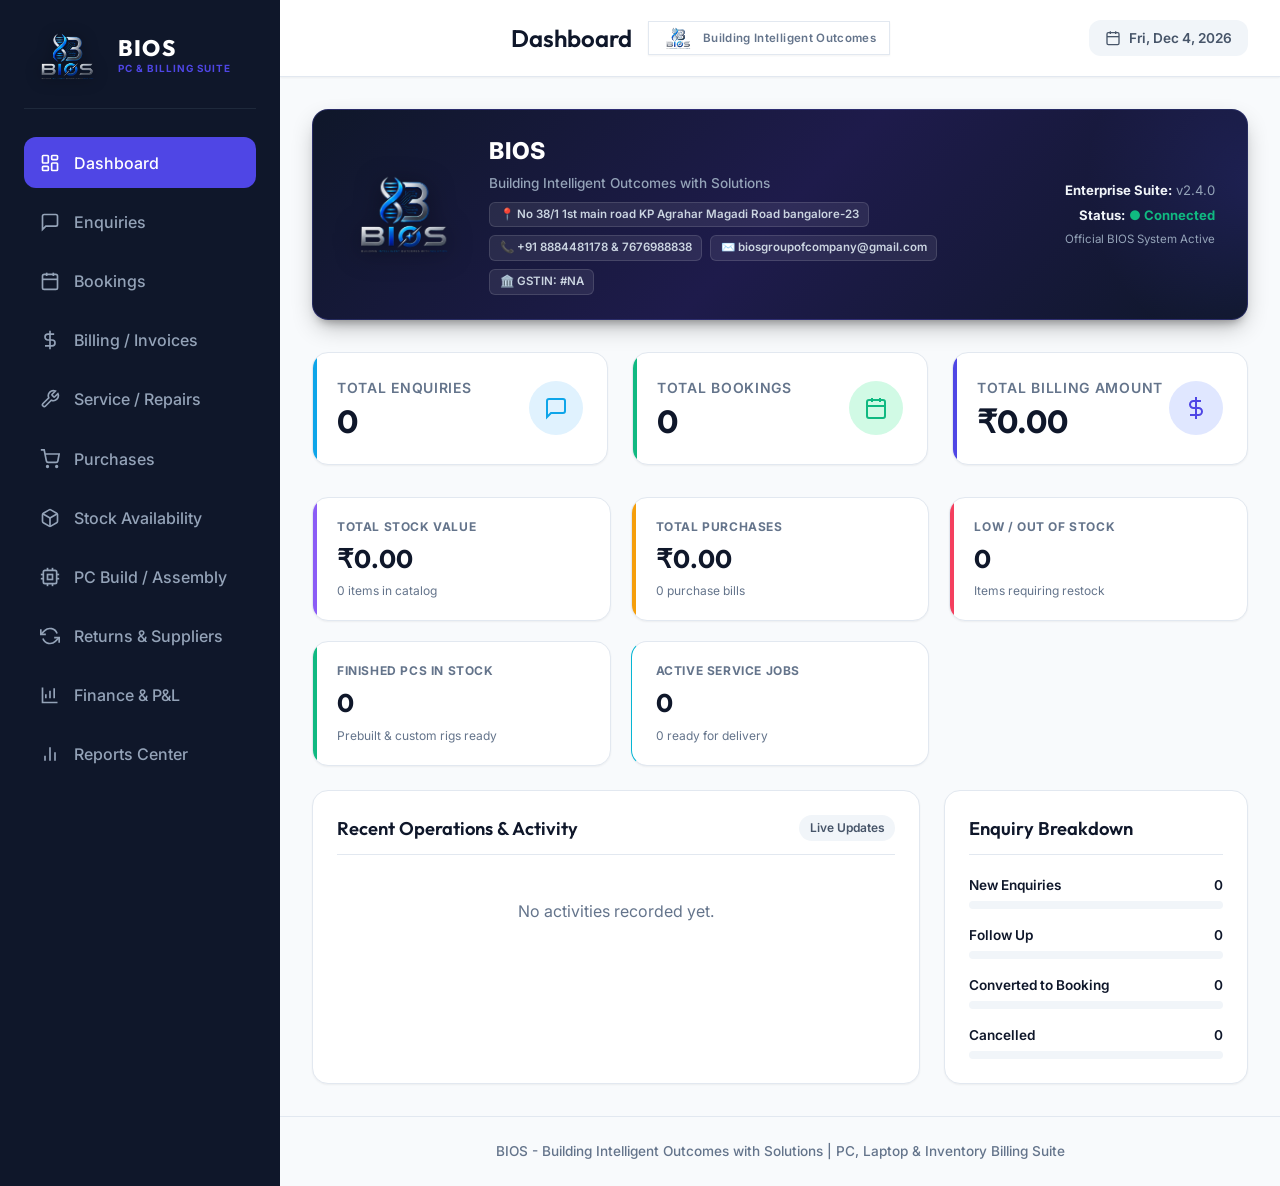
<file: index.html>
<!DOCTYPE html>
<html lang="en">
<head>
  <meta charset="UTF-8">
  <meta name="viewport" content="width=device-width, initial-scale=1.0">
  <title>BIOS - PC, Laptop & Inventory Management Software</title>
  <!-- Main Stylesheet -->
  <link rel="stylesheet" href="style.css">
</head>
<body>
  <!-- Backdrop for mobile sidebar -->
  <div class="sidebar-backdrop" id="sidebar-backdrop"></div>

  <div class="app-container">
    <!-- Sidebar Navigation -->
    <aside class="sidebar" id="sidebar">
      <div class="logo-container">
        <!-- Official BIOS Company Logo -->
        <img src="assets/bios-logo-transparent.png" alt="BIOS Official Logo" class="sidebar-brand-logo brand-logo-img" />
        <div class="logo-text">
          <span class="logo-title">BIOS</span>
          <span class="logo-subtitle">PC & Billing Suite</span>
        </div>
      </div>
      
      <!-- Navigation Links -->
      <nav class="nav-links">
        <li>
          <a class="nav-link active" data-target="dashboard">
            <svg viewBox="0 0 24 24">
              <rect x="3" y="3" width="7" height="9" rx="1"/>
              <rect x="14" y="3" width="7" height="5" rx="1"/>
              <rect x="14" y="12" width="7" height="9" rx="1"/>
              <rect x="3" y="16" width="7" height="5" rx="1"/>
            </svg>
            Dashboard
          </a>
        </li>
        <li>
          <a class="nav-link" data-target="enquiries">
            <svg viewBox="0 0 24 24">
              <path d="M21 15a2 2 0 0 1-2 2H7l-4 4V5a2 2 0 0 1 2-2h14a2 2 0 0 1 2 2z"/>
            </svg>
            Enquiries
          </a>
        </li>
        <li>
          <a class="nav-link" data-target="bookings">
            <svg viewBox="0 0 24 24">
              <rect x="3" y="4" width="18" height="18" rx="2" ry="2"/>
              <line x1="16" y1="2" x2="16" y2="6"/>
              <line x1="8" y1="2" x2="8" y2="6"/>
              <line x1="3" y1="10" x2="21" y2="10"/>
            </svg>
            Bookings
          </a>
        </li>
        <li>
          <a class="nav-link" data-target="billing">
            <svg viewBox="0 0 24 24">
              <line x1="12" y1="1" x2="12" y2="23"/>
              <path d="M17 5H9.5a3.5 3.5 0 0 0 0 7h5a3.5 3.5 0 0 1 0 7H6"/>
            </svg>
            Billing / Invoices
          </a>
        </li>
        <li>
          <a class="nav-link" data-target="service">
            <svg viewBox="0 0 24 24" fill="none" stroke="currentColor" stroke-width="2">
              <path d="M14.7 6.3a1 1 0 0 0 0 1.4l1.6 1.6a1 1 0 0 0 1.4 0l3.77-3.77a6 6 0 0 1-7.94 7.94l-6.91 6.91a2.12 2.12 0 0 1-3-3l6.91-6.91a6 6 0 0 1 7.94-7.94l-3.76 3.76z"/>
            </svg>
            Service / Repairs
          </a>
        </li>
        <li>
          <a class="nav-link" data-target="purchases">
            <svg viewBox="0 0 24 24" fill="none" stroke="currentColor">
              <circle cx="9" cy="21" r="1"/>
              <circle cx="20" cy="21" r="1"/>
              <path d="M1 1h4l2.68 13.39a2 2 0 0 0 2 1.61h9.72a2 2 0 0 0 2-1.61L23 6H6"/>
            </svg>
            Purchases
          </a>
        </li>
        <li>
          <a class="nav-link" data-target="inventory">
            <svg viewBox="0 0 24 24" fill="none" stroke="currentColor">
              <path d="M21 16V8a2 2 0 0 0-1-1.73l-7-4a2 2 0 0 0-2 0l-7 4A2 2 0 0 0 3 8v8a2 2 0 0 0 1 1.73l7 4a2 2 0 0 0 2 0l7-4A2 2 0 0 0 21 16z"/>
              <polyline points="3.27 6.96 12 12.01 20.73 6.96"/>
              <line x1="12" y1="22.08" x2="12" y2="12"/>
            </svg>
            Stock Availability
          </a>
        </li>
        <li>
          <a class="nav-link" data-target="pcbuilder">
            <svg viewBox="0 0 24 24" fill="none" stroke="currentColor">
              <rect x="4" y="4" width="16" height="16" rx="2"/>
              <rect x="9" y="9" width="6" height="6"/>
              <line x1="9" y1="1" x2="9" y2="4"/>
              <line x1="15" y1="1" x2="15" y2="4"/>
              <line x1="9" y1="20" x2="9" y2="23"/>
              <line x1="15" y1="20" x2="15" y2="23"/>
              <line x1="20" y1="9" x2="23" y2="9"/>
              <line x1="20" y1="14" x2="23" y2="14"/>
              <line x1="1" y1="9" x2="4" y2="9"/>
              <line x1="1" y1="14" x2="4" y2="14"/>
            </svg>
            PC Build / Assembly
          </a>
        </li>
        <li>
          <a class="nav-link" data-target="returns">
            <svg viewBox="0 0 24 24" fill="none" stroke="currentColor">
              <polyline points="1 4 1 10 7 10"/>
              <polyline points="23 20 23 14 17 14"/>
              <path d="M20.49 9A9 9 0 0 0 5.64 5.64L1 10m22 4l-4.64 4.36A9 9 0 0 1 3.51 15"/>
            </svg>
            Returns & Suppliers
          </a>
        </li>
        <li>
          <a class="nav-link" data-target="finance">
            <svg viewBox="0 0 24 24" fill="none" stroke="currentColor">
              <path d="M3 3v18h18"/>
              <path d="M7 16v-5"/><path d="M12 16V7"/><path d="M17 16V4"/>
            </svg>
            Finance & P&L
          </a>
        </li>
        <li>
          <a class="nav-link" data-target="reports">
            <svg viewBox="0 0 24 24">
              <line x1="18" y1="20" x2="18" y2="10"/>
              <line x1="12" y1="20" x2="12" y2="4"/>
              <line x1="6" y1="20" x2="6" y2="14"/>
            </svg>
            Reports Center
          </a>
        </li>
      </nav>
    </aside>

    <!-- Main Content Wrapper -->
    <div class="main-wrapper">
      <!-- Header -->
      <header>
        <div class="header-right-mobile">
          <button class="mobile-menu-btn" id="mobile-menu-btn" aria-label="Toggle Sidebar">
            <svg viewBox="0 0 24 24" fill="none" stroke="currentColor">
              <line x1="3" y1="12" x2="21" y2="12"/>
              <line x1="3" y1="6" x2="21" y2="6"/>
              <line x1="3" y1="18" x2="21" y2="18"/>
            </svg>
          </button>
        </div>
        <div class="header-title-area">
          <h2 id="header-view-title">Dashboard</h2>
          <div class="header-brand-chip">
            <img src="assets/bios-logo-transparent.png" alt="BIOS" class="header-brand-logo brand-logo-img" />
            <span class="header-brand-tagline">Building Intelligent Outcomes</span>
          </div>
        </div>
        <div class="header-right">
          <div class="date-indicator">
            <svg viewBox="0 0 24 24">
              <rect x="3" y="4" width="18" height="18" rx="2" ry="2"/>
              <line x1="16" y1="2" x2="16" y2="6"/>
              <line x1="8" y1="2" x2="8" y2="6"/>
              <line x1="3" y1="10" x2="21" y2="10"/>
            </svg>
            <span id="current-date-span">August 14, 2026</span>
          </div>
        </div>
      </header>

      <!-- Main Dynamic Content Area -->
      <main class="content-area">
        
        <!-- ==================== DASHBOARD VIEW ==================== -->
        <section id="dashboard-section" class="page-section active">
          <!-- Official BIOS Company Brand Banner -->
          <div class="dashboard-brand-banner">
            <div class="dashboard-brand-left">
              <img src="assets/bios-logo-transparent.png" alt="BIOS Official Logo" class="dashboard-brand-logo brand-logo-img" />
              <div>
                <div class="dashboard-brand-title">BIOS</div>
                <div class="dashboard-brand-subtitle">Building Intelligent Outcomes with Solutions</div>
                <div class="dashboard-brand-badges">
                  <span class="dashboard-brand-badge">📍 No 38/1 1st main road KP Agrahar Magadi Road bangalore-23</span>
                  <span class="dashboard-brand-badge">📞 +91 8884481178 & 7676988838</span>
                  <span class="dashboard-brand-badge">✉️ biosgroupofcompany@gmail.com</span>
                  <span class="dashboard-brand-badge">🏛️ GSTIN: #NA</span>
                </div>
              </div>
            </div>
            <div class="dashboard-brand-right">
              <div><strong>Enterprise Suite:</strong> v2.4.0</div>
              <div><strong>Status:</strong> <span style="color: var(--success); font-weight: 700;">● Connected</span></div>
              <div style="font-size: 0.72rem; color: #94a3b8;">Official BIOS System Active</div>
            </div>
          </div>

          <!-- Main Stat Cards Grid -->
          <div class="dashboard-grid">
            <!-- Stat Card 1 -->
            <div class="stat-card enquiries">
              <div class="stat-details">
                <span class="stat-label">Total Enquiries</span>
                <span class="stat-value" id="dash-total-enquiries">0</span>
              </div>
              <div class="stat-icon-wrapper">
                <svg viewBox="0 0 24 24"><path d="M21 15a2 2 0 0 1-2 2H7l-4 4V5a2 2 0 0 1 2-2h14a2 2 0 0 1 2 2z"/></svg>
              </div>
            </div>
            <!-- Stat Card 2 -->
            <div class="stat-card bookings">
              <div class="stat-details">
                <span class="stat-label">Total Bookings</span>
                <span class="stat-value" id="dash-total-bookings">0</span>
              </div>
              <div class="stat-icon-wrapper">
                <svg viewBox="0 0 24 24"><rect x="3" y="4" width="18" height="18" rx="2" ry="2"/><line x1="16" y1="2" x2="16" y2="6"/><line x1="8" y1="2" x2="8" y2="6"/><line x1="3" y1="10" x2="21" y2="10"/></svg>
              </div>
            </div>
            <!-- Stat Card 3 -->
            <div class="stat-card billing">
              <div class="stat-details">
                <span class="stat-label">Total Billing Amount</span>
                <span class="stat-value" id="dash-total-billing">₹0.00</span>
              </div>
              <div class="stat-icon-wrapper">
                <svg viewBox="0 0 24 24"><line x1="12" y1="1" x2="12" y2="23"/><path d="M17 5H9.5a3.5 3.5 0 0 0 0 7h5a3.5 3.5 0 0 1 0 7H6"/></svg>
              </div>
            </div>
          </div>

          <!-- Inventory & Purchases Banner Cards -->
          <div class="metric-cards-row">
            <div class="metric-card purple">
              <span class="metric-card-label">Total Stock Value</span>
              <span class="metric-card-value" id="dash-stock-value">₹0.00</span>
              <span class="metric-card-sub" id="dash-stock-items-count">0 items in catalog</span>
            </div>
            <div class="metric-card amber">
              <span class="metric-card-label">Total Purchases</span>
              <span class="metric-card-value" id="dash-total-purchases">₹0.00</span>
              <span class="metric-card-sub" id="dash-purchase-invoices-count">0 purchase bills</span>
            </div>
            <div class="metric-card rose">
              <span class="metric-card-label">Low / Out of Stock</span>
              <span class="metric-card-value" id="dash-low-stock-count">0</span>
              <span class="metric-card-sub">Items requiring restock</span>
            </div>
            <div class="metric-card emerald">
              <span class="metric-card-label">Finished PCs in Stock</span>
              <span class="metric-card-value" id="dash-finished-pcs-count">0</span>
              <span class="metric-card-sub">Prebuilt & custom rigs ready</span>
            </div>
            <div class="metric-card cyan">
              <span class="metric-card-label">Active Service Jobs</span>
              <span class="metric-card-value" id="dash-active-jobs-count">0</span>
              <span class="metric-card-sub" id="dash-service-ready-count">0 ready for delivery</span>
            </div>
          </div>

          <!-- Secondary Grid -->
          <div class="dashboard-details-grid">
            <!-- Recent Activity -->
            <div class="dashboard-card">
              <div class="card-title-area">
                <h4>Recent Operations & Activity</h4>
                <span class="badge badge-new" style="background-color: var(--secondary-light); color: var(--secondary-hover);">Live Updates</span>
              </div>
              <div class="activity-list" id="dashboard-activity-list">
                <!-- Populated dynamically -->
                <div class="no-data-msg" style="padding: 1.5rem !important;">
                  No recent activities recorded yet.
                </div>
              </div>
            </div>

            <!-- Status & Enquiries Breakdown -->
            <div class="dashboard-card">
              <div class="card-title-area">
                <h4>Enquiry Breakdown</h4>
              </div>
              <div class="status-breakdown-list">
                <div class="status-breakdown-item">
                  <div class="status-label-row">
                    <span>New Enquiries</span>
                    <span id="breakdown-new-count">0</span>
                  </div>
                  <div class="status-progress-track">
                    <div class="status-progress-bar" id="breakdown-new-bar" style="width: 0%; background-color: var(--info);"></div>
                  </div>
                </div>
                <div class="status-breakdown-item">
                  <div class="status-label-row">
                    <span>Follow Up</span>
                    <span id="breakdown-followup-count">0</span>
                  </div>
                  <div class="status-progress-track">
                    <div class="status-progress-bar" id="breakdown-followup-bar" style="width: 0%; background-color: var(--warning);"></div>
                  </div>
                </div>
                <div class="status-breakdown-item">
                  <div class="status-label-row">
                    <span>Converted to Booking</span>
                    <span id="breakdown-booking-count">0</span>
                  </div>
                  <div class="status-progress-track">
                    <div class="status-progress-bar" id="breakdown-booking-bar" style="width: 0%; background-color: var(--success);"></div>
                  </div>
                </div>
                <div class="status-breakdown-item">
                  <div class="status-label-row">
                    <span>Cancelled</span>
                    <span id="breakdown-cancelled-count">0</span>
                  </div>
                  <div class="status-progress-track">
                    <div class="status-progress-bar" id="breakdown-cancelled-bar" style="width: 0%; background-color: var(--danger);"></div>
                  </div>
                </div>
              </div>
            </div>
          </div>
        </section>

        <!-- ==================== ENQUIRIES VIEW ==================== -->
        <section id="enquiries-section" class="page-section">
          <div class="section-header">
            <div class="section-header-left">
              <h3>Enquiries Management</h3>
              <p>Register, update, and follow up with potential customers.</p>
            </div>
            <button class="btn btn-primary" id="open-add-enquiry-btn">
              <svg width="16" height="16" viewBox="0 0 24 24" fill="none" stroke="currentColor" stroke-width="2.5"><line x1="12" y1="5" x2="12" y2="19"/><line x1="5" y1="12" x2="19" y2="12"/></svg>
              Add Enquiry
            </button>
          </div>

          <!-- Filters -->
          <div class="filter-bar">
            <div class="form-group-inline" style="flex-grow: 2;">
              <label for="enquiry-search">Search Customers</label>
              <input type="text" id="enquiry-search" placeholder="Search by name or mobile number...">
            </div>
            <div class="form-group-inline">
              <label for="enquiry-filter-status">Filter Status</label>
              <select id="enquiry-filter-status">
                <option value="All">All Statuses</option>
                <option value="New">New</option>
                <option value="Follow Up">Follow Up</option>
                <option value="Booking">Booking</option>
                <option value="Cancelled">Cancelled</option>
              </select>
            </div>
            <div class="form-group-inline">
              <label for="enquiry-filter-source">Filter Source</label>
              <select id="enquiry-filter-source">
                <option value="All">All Sources</option>
                <option value="Walking">Walking</option>
                <option value="Referral">Referral</option>
                <option value="Others">Others</option>
              </select>
            </div>
          </div>

          <!-- Table -->
          <div class="table-responsive">
            <table>
              <thead>
                <tr>
                  <th>Customer Name</th>
                  <th>Mobile Number</th>
                  <th>Date</th>
                  <th>Source</th>
                  <th>Status</th>
                  <th>Actions</th>
                </tr>
              </thead>
              <tbody id="enquiry-table-body">
                <!-- Populated dynamically -->
              </tbody>
            </table>
          </div>
        </section>

        <!-- ==================== BOOKINGS VIEW ==================== -->
        <section id="bookings-section" class="page-section">
          <div class="section-header">
            <div class="section-header-left">
              <h3>Bookings Management</h3>
              <p>Manage confirmed customer bookings and payment details.</p>
            </div>
            <button class="btn btn-primary" id="open-add-booking-btn">
              <svg width="16" height="16" viewBox="0 0 24 24" fill="none" stroke="currentColor" stroke-width="2.5"><line x1="12" y1="5" x2="12" y2="19"/><line x1="5" y1="12" x2="19" y2="12"/></svg>
              New Booking
            </button>
          </div>

          <!-- Filters -->
          <div class="filter-bar">
            <div class="form-group-inline" style="flex-grow: 2;">
              <label for="booking-search">Search Bookings</label>
              <input type="text" id="booking-search" placeholder="Search by customer name...">
            </div>
            <div class="form-group-inline">
              <label for="booking-filter-payment">Payment Method</label>
              <select id="booking-filter-payment">
                <option value="All">All Methods</option>
                <option value="Cash">Cash</option>
                <option value="UPI">UPI</option>
                <option value="Card">Card</option>
              </select>
            </div>
          </div>

          <!-- Table -->
          <div class="table-responsive">
            <table>
              <thead>
                <tr>
                  <th>Customer Name</th>
                  <th>Booking Date</th>
                  <th>Booking Amount</th>
                  <th>Payment Method</th>
                  <th>Actions</th>
                </tr>
              </thead>
              <tbody id="booking-table-body">
                <!-- Populated dynamically -->
              </tbody>
            </table>
          </div>
        </section>

        <!-- ==================== BILLING VIEW ==================== -->
        <section id="billing-section" class="page-section">
          <div class="section-header">
            <div class="section-header-left">
              <h3>Invoicing & Sales Billing</h3>
              <p>Generate professional invoices with automated GST calculation and live stock deduction.</p>
            </div>
            <button class="btn btn-primary" id="open-new-invoice-btn">
              <svg width="16" height="16" viewBox="0 0 24 24" fill="none" stroke="currentColor" stroke-width="2.5"><line x1="12" y1="5" x2="12" y2="19"/><line x1="5" y1="12" x2="19" y2="12"/></svg>
              Generate Invoice
            </button>
          </div>

          <!-- Table -->
          <div class="table-responsive">
            <table>
              <thead>
                <tr>
                  <th>Invoice No</th>
                  <th>Customer Details</th>
                  <th>Product / Stock Item</th>
                  <th>Qty</th>
                  <th>Base Amount</th>
                  <th>GST (18%)</th>
                  <th>Total Amount</th>
                  <th>Actions</th>
                </tr>
              </thead>
              <tbody id="billing-table-body">
                <!-- Populated dynamically -->
              </tbody>
            </table>
          </div>
        </section>

        <!-- ==================== SERVICE / REPAIRS VIEW ==================== -->
        <section id="service-section" class="page-section">
          <div class="section-header">
            <div class="section-header-left">
              <h3>Laptop & PC Service Management</h3>
              <p>Create job cards, estimations, service invoices, track customer repairs, and manage spare parts with live stock deduction.</p>
            </div>
            <div style="display: flex; gap: 0.75rem; flex-wrap: wrap;">
              <button type="button" class="btn btn-secondary" id="open-new-estimation-btn">
                <svg width="16" height="16" viewBox="0 0 24 24" fill="none" stroke="currentColor" stroke-width="2.5"><path d="M14 2H6a2 2 0 0 0-2 2v16a2 2 0 0 0 2 2h12a2 2 0 0 0 2-2V8z"/><polyline points="14 2 14 8 20 8"/><line x1="16" y1="13" x2="8" y2="13"/><line x1="16" y1="17" x2="8" y2="17"/><polyline points="10 9 9 9 8 9"/></svg>
                + New Estimation
              </button>
              <button type="button" class="btn btn-primary" id="open-new-jobcard-btn">
                <svg width="16" height="16" viewBox="0 0 24 24" fill="none" stroke="currentColor" stroke-width="2.5"><line x1="12" y1="5" x2="12" y2="19"/><line x1="5" y1="12" x2="19" y2="12"/></svg>
                + New Service / Job Card
              </button>
            </div>
          </div>

          <!-- Service Dashboard Stats Banner (7 KPIs) -->
          <div class="metric-cards-row">
            <div class="metric-card amber">
              <span class="metric-card-label">Open Jobs</span>
              <span class="metric-card-value" id="svc-metric-open-count">0</span>
              <span class="metric-card-sub">Waiting for inspection</span>
            </div>
            <div class="metric-card purple">
              <span class="metric-card-label">Under Service</span>
              <span class="metric-card-value" id="svc-metric-underservice-count">0</span>
              <span class="metric-card-sub">In progress by tech</span>
            </div>
            <div class="metric-card emerald">
              <span class="metric-card-label">Ready for Delivery</span>
              <span class="metric-card-value" id="svc-metric-ready-count">0</span>
              <span class="metric-card-sub">Completed & tested</span>
            </div>
            <div class="metric-card secondary-card">
              <span class="metric-card-label">Closed Jobs</span>
              <span class="metric-card-value" id="svc-metric-closed-count">0</span>
              <span class="metric-card-sub">Delivered & closed</span>
            </div>
            <div class="metric-card cyan">
              <span class="metric-card-label">Today's Services</span>
              <span class="metric-card-value" id="svc-metric-today-count">0</span>
              <span class="metric-card-sub">Received today</span>
            </div>
            <div class="metric-card rose">
              <span class="metric-card-label">Pending Payments</span>
              <span class="metric-card-value" id="svc-metric-pending-pay">₹0.00</span>
              <span class="metric-card-sub" id="svc-metric-pending-count">0 pending bills</span>
            </div>
            <div class="metric-card indigo">
              <span class="metric-card-label">Today's Service Amount</span>
              <span class="metric-card-value" id="svc-metric-today-amt">₹0.00</span>
              <span class="metric-card-sub">Billed today</span>
            </div>
          </div>

          <!-- Service Sub-Nav Tabs -->
          <div class="sub-nav-tabs">
            <button class="sub-tab-btn active" data-service-tab="jobcards">
              <svg width="18" height="18" viewBox="0 0 24 24" fill="none" stroke="currentColor" stroke-width="2"><rect x="3" y="4" width="18" height="18" rx="2" ry="2"/><line x1="16" y1="2" x2="16" y2="6"/><line x1="8" y1="2" x2="8" y2="6"/><line x1="3" y1="10" x2="21" y2="10"/></svg>
              Job Cards
            </button>
            <button class="sub-tab-btn" data-service-tab="estimations">
              <svg width="18" height="18" viewBox="0 0 24 24" fill="none" stroke="currentColor" stroke-width="2"><path d="M14 2H6a2 2 0 0 0-2 2v16a2 2 0 0 0 2 2h12a2 2 0 0 0 2-2V8z"/><polyline points="14 2 14 8 20 8"/><line x1="16" y1="13" x2="8" y2="13"/><line x1="16" y1="17" x2="8" y2="17"/></svg>
              Estimations & Quotations
            </button>
            <button class="sub-tab-btn" data-service-tab="invoices">
              <svg width="18" height="18" viewBox="0 0 24 24" fill="none" stroke="currentColor" stroke-width="2"><line x1="12" y1="1" x2="12" y2="23"/><path d="M17 5H9.5a3.5 3.5 0 0 0 0 7h5a3.5 3.5 0 0 1 0 7H6"/></svg>
              Service Invoices & Billing
            </button>
            <button class="sub-tab-btn" data-service-tab="history">
              <svg width="18" height="18" viewBox="0 0 24 24" fill="none" stroke="currentColor" stroke-width="2"><circle cx="11" cy="11" r="8"/><line x1="21" y1="21" x2="16.65" y2="16.65"/></svg>
              Service History Search
            </button>
            <button class="sub-tab-btn" data-service-tab="customers">
              <svg width="18" height="18" viewBox="0 0 24 24" fill="none" stroke="currentColor" stroke-width="2"><path d="M17 21v-2a4 4 0 0 0-4-4H5a4 4 0 0 0-4 4v2"/><circle cx="9" cy="7" r="4"/><path d="M23 21v-2a4 4 0 0 0-3-3.87"/><path d="M16 3.13a4 4 0 0 1 0 7.75"/></svg>
              Customer & Device Directory
            </button>
          </div>

          <!-- TAB 1: Job Cards -->
          <div id="service-tab-jobcards" class="sub-tab-pane active">
            <!-- Filter Bar -->
            <div class="filter-bar">
              <div class="form-group-inline" style="flex-grow: 2;">
                <label for="jobcard-search">Search Job Cards</label>
                <input type="text" id="jobcard-search" placeholder="Search by Job Card #, Customer Name, Mobile, Serial #, Brand...">
              </div>
              <div class="form-group-inline">
                <label for="jobcard-filter-status">Filter Status</label>
                <select id="jobcard-filter-status">
                  <option value="All">All Statuses</option>
                  <option value="Open">Open</option>
                  <option value="Under Service">Under Service</option>
                  <option value="Ready">Ready</option>
                  <option value="Delivered">Delivered</option>
                  <option value="Closed">Closed</option>
                </select>
              </div>
              <div class="form-group-inline">
                <label for="jobcard-filter-type">Device Type</label>
                <select id="jobcard-filter-type">
                  <option value="All">All Types</option>
                  <option value="Laptop">Laptop</option>
                  <option value="Desktop">Desktop / PC</option>
                  <option value="All-in-One">All-in-One</option>
                  <option value="Other">Other Device</option>
                </select>
              </div>
              <button class="btn btn-secondary" id="reset-jobcard-filters-btn" style="height: 42px;">Reset</button>
            </div>

            <!-- Job Cards Table -->
            <div class="table-responsive">
              <table>
                <thead>
                  <tr>
                    <th>Job Card #</th>
                    <th>Date & Exp. Delv</th>
                    <th>Customer Name & Mobile</th>
                    <th>Device (Type / Brand / Model)</th>
                    <th>Serial #</th>
                    <th>Customer Complaint</th>
                    <th>Technician</th>
                    <th>Labour & Parts (₹)</th>
                    <th>Status</th>
                    <th>Actions</th>
                  </tr>
                </thead>
                <tbody id="jobcard-table-body">
                  <!-- Populated dynamically -->
                </tbody>
              </table>
            </div>
          </div>

          <!-- TAB 2: Estimations -->
          <div id="service-tab-estimations" class="sub-tab-pane">
            <div class="filter-bar">
              <div class="form-group-inline" style="flex-grow: 2;">
                <label for="estimation-search">Search Estimations</label>
                <input type="text" id="estimation-search" placeholder="Search by Estimate #, Customer Name, Mobile, Device...">
              </div>
              <div class="form-group-inline">
                <label for="estimation-filter-status">Approval Status</label>
                <select id="estimation-filter-status">
                  <option value="All">All</option>
                  <option value="Draft">Draft / Pending Approval</option>
                  <option value="Approved">Approved (Converted to Job Card)</option>
                  <option value="Rejected">Rejected</option>
                </select>
              </div>
            </div>

            <div class="table-responsive">
              <table>
                <thead>
                  <tr>
                    <th>Estimate #</th>
                    <th>Date</th>
                    <th>Customer Name & Mobile</th>
                    <th>Device Details</th>
                    <th>Labour</th>
                    <th>Parts & Accessories</th>
                    <th>GST (₹)</th>
                    <th>Total Estimate (₹)</th>
                    <th>Status</th>
                    <th>Actions</th>
                  </tr>
                </thead>
                <tbody id="estimation-table-body">
                  <!-- Populated dynamically -->
                </tbody>
              </table>
            </div>
          </div>

          <!-- TAB 3: Service Invoices -->
          <div id="service-tab-invoices" class="sub-tab-pane">
            <div class="filter-bar">
              <div class="form-group-inline" style="flex-grow: 2;">
                <label for="svc-inv-search">Search Service Invoices</label>
                <input type="text" id="svc-inv-search" placeholder="Search by Invoice #, Job Card #, Customer, Mobile...">
              </div>
              <div class="form-group-inline">
                <label for="svc-inv-filter-payment">Payment Status</label>
                <select id="svc-inv-filter-payment">
                  <option value="All">All Statuses</option>
                  <option value="Paid">Paid</option>
                  <option value="Partially Paid">Partially Paid</option>
                  <option value="Pending">Pending</option>
                </select>
              </div>
            </div>

            <div class="table-responsive">
              <table>
                <thead>
                  <tr>
                    <th>Service Inv #</th>
                    <th>Date</th>
                    <th>Job Card #</th>
                    <th>Customer Details</th>
                    <th>Device Specs</th>
                    <th>Labour Charges</th>
                    <th>Parts Charges</th>
                    <th>GST</th>
                    <th>Grand Total</th>
                    <th>Payment Status</th>
                    <th>Actions</th>
                  </tr>
                </thead>
                <tbody id="svc-invoice-table-body">
                  <!-- Populated dynamically -->
                </tbody>
              </table>
            </div>
          </div>

          <!-- TAB 4: Service History Search -->
          <div id="service-tab-history" class="sub-tab-pane">
            <div class="filter-bar" style="background: var(--card-bg); border: 1px solid var(--border); padding: 1.25rem; border-radius: var(--radius-md); margin-bottom: 1.5rem;">
              <div class="form-group-inline" style="flex-grow: 3;">
                <label for="history-search-input" style="font-weight: 700; font-size: 0.95rem; color: var(--primary);">
                  🔍 Search Service History (by Customer Name, Mobile Number, Job Card #, Serial Number, or Invoice #)
                </label>
                <input type="text" id="history-search-input" placeholder="Type customer name, 10-digit mobile, serial number, JC-2026-..., or SINV-2026-..." style="font-size: 1rem; padding: 0.65rem 0.85rem;">
              </div>
              <button class="btn btn-secondary" id="clear-history-search-btn" style="height: 44px; margin-top: 1.45rem;">Clear Search</button>
            </div>

            <div id="service-history-results-container">
              <!-- Rendered dynamically: Device history cards and timeline -->
            </div>
          </div>

          <!-- TAB 5: Customers & Devices Directory -->
          <div id="service-tab-customers" class="sub-tab-pane">
            <div class="filter-bar">
              <div class="form-group-inline" style="flex-grow: 2;">
                <label for="svc-customer-search">Search Customers</label>
                <input type="text" id="svc-customer-search" placeholder="Search by customer name, phone, device serial...">
              </div>
            </div>

            <div class="table-responsive">
              <table>
                <thead>
                  <tr>
                    <th>Customer Name</th>
                    <th>Mobile Number</th>
                    <th>Address</th>
                    <th>Registered Devices</th>
                    <th>Total Services</th>
                    <th>Total Spent</th>
                    <th>Actions</th>
                  </tr>
                </thead>
                <tbody id="svc-customers-table-body">
                  <!-- Populated dynamically -->
                </tbody>
              </table>
            </div>
          </div>
        </section>

        <!-- ==================== PURCHASES VIEW ==================== -->
        <section id="purchases-section" class="page-section">
          <div class="section-header">
            <div class="section-header-left">
              <h3>Purchase Management</h3>
              <p>Record inward purchases from suppliers. Stock automatically increases upon saving.</p>
            </div>
            <button class="btn btn-primary" id="open-new-purchase-btn">
              <svg width="16" height="16" viewBox="0 0 24 24" fill="none" stroke="currentColor" stroke-width="2.5"><line x1="12" y1="5" x2="12" y2="19"/><line x1="5" y1="12" x2="19" y2="12"/></svg>
              + New Purchase Entry
            </button>
          </div>

          <!-- Purchase Summary Metrics -->
          <div class="metric-cards-row">
            <div class="metric-card amber">
              <span class="metric-card-label">Total Purchases</span>
              <span class="metric-card-value" id="purchase-metric-total">₹0.00</span>
              <span class="metric-card-sub" id="purchase-metric-count">0 Invoices</span>
            </div>
            <div class="metric-card emerald">
              <span class="metric-card-label">Total Paid</span>
              <span class="metric-card-value" id="purchase-metric-paid">₹0.00</span>
              <span class="metric-card-sub">Cleared to suppliers</span>
            </div>
            <div class="metric-card rose">
              <span class="metric-card-label">Outstanding Balance</span>
              <span class="metric-card-value" id="purchase-metric-balance">₹0.00</span>
              <span class="metric-card-sub">Pending supplier dues</span>
            </div>
          </div>

          <!-- Filters -->
          <div class="filter-bar">
            <div class="form-group-inline" style="flex-grow: 2;">
              <label for="purchase-search">Search Purchases</label>
              <input type="text" id="purchase-search" placeholder="Search by Supplier, Invoice No, Item Code, Brand...">
            </div>
            <div class="form-group-inline">
              <label for="purchase-filter-status">Payment Status</label>
              <select id="purchase-filter-status">
                <option value="All">All Statuses</option>
                <option value="Paid">Fully Paid</option>
                <option value="Partial">Partial</option>
                <option value="Unpaid">Unpaid</option>
              </select>
            </div>
            <div class="form-group-inline">
              <label for="purchase-filter-from">From Date</label>
              <input type="date" id="purchase-filter-from">
            </div>
            <div class="form-group-inline">
              <label for="purchase-filter-to">To Date</label>
              <input type="date" id="purchase-filter-to">
            </div>
            <button class="btn btn-secondary" id="reset-purchase-filters-btn" style="height: 42px;">Reset</button>
          </div>

          <!-- Purchases Table -->
          <div class="table-responsive">
            <table>
              <thead>
                <tr>
                  <th>Purchase Inv #</th>
                  <th>Date</th>
                  <th>Supplier</th>
                  <th>Item Description</th>
                  <th>Brand / Model</th>
                  <th>Qty</th>
                  <th>Rate (₹)</th>
                  <th>GST</th>
                  <th>Total (₹)</th>
                  <th>Paid / Balance</th>
                  <th>Status</th>
                  <th>Actions</th>
                </tr>
              </thead>
              <tbody id="purchases-table-body">
                <!-- Populated dynamically -->
              </tbody>
            </table>
          </div>
        </section>

        <!-- ==================== STOCK AVAILABILITY VIEW ==================== -->
        <section id="inventory-section" class="page-section">
          <div class="section-header">
            <div class="section-header-left">
              <h3>Stock Availability & Inventory</h3>
              <p>Real-time stock ledger, valuation, serial tracking, and minimum stock threshold alerts.</p>
            </div>
            <div style="display: flex; gap: 0.75rem; flex-wrap: wrap;">
              <button class="btn btn-secondary" id="open-stock-adjust-btn">
                <svg width="16" height="16" viewBox="0 0 24 24" fill="none" stroke="currentColor" stroke-width="2.5"><polyline points="23 4 23 10 17 10"/><polyline points="1 20 1 14 7 14"/><path d="M3.51 9a9 9 0 0 1 14.85-3.36L23 10M1 14l4.64 4.36A9 9 0 0 0 20.49 15"/></svg>
                Stock Adjustment (±)
              </button>
              <button class="btn btn-primary" id="open-add-stock-item-btn">
                <svg width="16" height="16" viewBox="0 0 24 24" fill="none" stroke="currentColor" stroke-width="2.5"><line x1="12" y1="5" x2="12" y2="19"/><line x1="5" y1="12" x2="19" y2="12"/></svg>
                + Add Master Item
              </button>
            </div>
          </div>

          <!-- Stock Summary Badges Row -->
          <div class="metric-cards-row">
            <div class="metric-card purple">
              <span class="metric-card-label">Total Inventory Value</span>
              <span class="metric-card-value" id="stock-metric-total-val">₹0.00</span>
              <span class="metric-card-sub" id="stock-metric-total-items">0 Unique Items</span>
            </div>
            <div class="metric-card emerald">
              <span class="metric-card-label">In Stock Items</span>
              <span class="metric-card-value" id="stock-metric-available-count">0</span>
              <span class="metric-card-sub">Healthy inventory level</span>
            </div>
            <div class="metric-card amber">
              <span class="metric-card-label">Low Stock Alerts</span>
              <span class="metric-card-value" id="stock-metric-low-count">0</span>
              <span class="metric-card-sub">At or below minimum threshold</span>
            </div>
            <div class="metric-card rose">
              <span class="metric-card-label">Out of Stock</span>
              <span class="metric-card-value" id="stock-metric-out-count">0</span>
              <span class="metric-card-sub">Zero available quantity</span>
            </div>
          </div>

          <!-- Filters -->
          <div class="filter-bar">
            <div class="form-group-inline" style="flex-grow: 2;">
              <label for="stock-search">Search Inventory</label>
              <input type="text" id="stock-search" placeholder="Search by Item Code, Name, Brand, Model...">
            </div>
            <div class="form-group-inline">
              <label for="stock-filter-category">Category</label>
              <select id="stock-filter-category">
                <option value="All">All Categories</option>
                <option value="CPU">CPU / Processor</option>
                <option value="Motherboard">Motherboard</option>
                <option value="RAM">RAM / Memory</option>
                <option value="Storage">Storage (SSD / HDD)</option>
                <option value="GPU">GPU / Graphics Card</option>
                <option value="PSU">Power Supply (PSU)</option>
                <option value="Cabinet">Cabinet / Case</option>
                <option value="Cooler">Cooler / Fan</option>
                <option value="Laptop">Laptop / Notebook</option>
                <option value="Finished PC">Finished PC / Prebuilt</option>
                <option value="Monitor">Monitor / Display</option>
                <option value="Accessory">Accessories & Peripherals</option>
                <option value="Spare Part">Spare Part / Component</option>
              </select>
            </div>
            <div class="form-group-inline">
              <label for="stock-filter-status">Status</label>
              <select id="stock-filter-status">
                <option value="All">All Statuses</option>
                <option value="Available">Available</option>
                <option value="Low Stock">Low Stock</option>
                <option value="Out of Stock">Out of Stock</option>
              </select>
            </div>
            <button class="btn btn-secondary" id="reset-stock-filters-btn" style="height: 42px;">Reset</button>
          </div>

          <!-- Stock Table -->
          <div class="table-responsive">
            <table>
              <thead>
                <tr>
                  <th>Item Code</th>
                  <th>Item Name</th>
                  <th>Category</th>
                  <th>Brand / Model</th>
                  <th style="text-align: center;">Purchase Qty</th>
                  <th style="text-align: center;">Sales Qty</th>
                  <th style="text-align: center;">Available Stock</th>
                  <th>Purchase Rate</th>
                  <th>Selling Rate</th>
                  <th>Stock Value</th>
                  <th style="text-align: center;">Min Stock</th>
                  <th>Status</th>
                  <th>Actions</th>
                </tr>
              </thead>
              <tbody id="inventory-table-body">
                <!-- Populated dynamically -->
              </tbody>
            </table>
          </div>
        </section>

        <!-- ==================== PC BUILD / ASSEMBLY VIEW ==================== -->
        <section id="pcbuilder-section" class="page-section">
          <div class="section-header">
            <div class="section-header-left">
              <h3>PC Build & Assembly Module</h3>
              <p>Configure custom PC rigs. Components stock automatically reduces and finished PC is added to stock with accurate build costing.</p>
            </div>
          </div>

          <!-- Tabs -->
          <div class="sub-nav-tabs">
            <button class="sub-tab-btn active" data-pc-tab="configurator">
              <svg width="18" height="18" viewBox="0 0 24 24" fill="none" stroke="currentColor" stroke-width="2"><rect x="4" y="4" width="16" height="16" rx="2"/><rect x="9" y="9" width="6" height="6"/></svg>
              PC Assembly Configurator
            </button>
            <button class="sub-tab-btn" data-pc-tab="history">
              <svg width="18" height="18" viewBox="0 0 24 24" fill="none" stroke="currentColor" stroke-width="2"><circle cx="12" cy="12" r="10"/><polyline points="12 6 12 12 16 14"/></svg>
              Assembled PC Builds History
            </button>
          </div>

          <!-- TAB 1: Configurator -->
          <div id="pc-tab-configurator" class="sub-tab-pane active">
            <form id="pc-builder-form">
              <div class="pc-builder-container">
                <!-- Left: Component Selection Slots -->
                <div>
                  <div class="dashboard-card" style="margin-bottom: 1.5rem;">
                    <h4 style="margin-bottom: 1rem; color: var(--primary);">1. Build & Customer Information</h4>
                    <div class="form-grid-3">
                      <div class="form-group">
                        <label for="pc-build-name">Build Model / Name *</label>
                        <input type="text" id="pc-build-name" required placeholder="e.g. Ryzen 7 RTX 4070 Gaming Beast">
                      </div>
                      <div class="form-group">
                        <label for="pc-build-serial">Finished PC Serial / Tag No. *</label>
                        <input type="text" id="pc-build-serial" required placeholder="e.g. BIOS-PC-2026-001">
                      </div>
                      <div class="form-group">
                        <label for="pc-build-date">Assembly Date *</label>
                        <input type="date" id="pc-build-date" required>
                      </div>
                    </div>

                    <div style="margin-top: 1rem; border-top: 1px dashed var(--border); padding-top: 0.85rem;">
                      <h5 style="margin-bottom: 0.65rem; color: var(--primary); font-size: 0.875rem;">Customer Details (Saved with Build)</h5>
                      <div class="form-grid">
                        <div class="form-group">
                          <label for="pc-customer-name">Customer Name *</label>
                          <input type="text" id="pc-customer-name" required placeholder="Customer Full Name" list="pc-customer-suggestions">
                          <datalist id="pc-customer-suggestions"></datalist>
                        </div>
                        <div class="form-group">
                          <label for="pc-customer-phone">Phone Number *</label>
                          <input type="tel" id="pc-customer-phone" required pattern="[0-9]{10}" placeholder="10-digit mobile number">
                        </div>
                      </div>
                      <div class="form-grid" style="margin-top: 0.5rem;">
                        <div class="form-group">
                          <label for="pc-customer-address">Address (Optional)</label>
                          <input type="text" id="pc-customer-address" placeholder="Customer address / location">
                        </div>
                        <div class="form-group">
                          <label for="pc-customer-gst">GST Number (Optional)</label>
                          <input type="text" id="pc-customer-gst" placeholder="e.g. 29AAAAA0000A1Z5" style="text-transform: uppercase;">
                        </div>
                      </div>
                    </div>
                  </div>

                  <div class="dashboard-card">
                    <h4 style="margin-bottom: 1rem; color: var(--primary);">2. Select Components from Stock</h4>
                    
                    <!-- CPU Slot -->
                    <div class="component-slot-card">
                      <div class="component-slot-header">
                        <div class="component-slot-title">
                          <span class="badge badge-category">CPU</span> Processor *
                        </div>
                        <span class="component-price-badge" id="slot-cpu-cost">₹0.00</span>
                      </div>
                      <select id="pc-slot-cpu" required class="pc-component-select">
                        <option value="">-- Choose CPU from Stock --</option>
                      </select>
                    </div>

                    <!-- Motherboard Slot -->
                    <div class="component-slot-card">
                      <div class="component-slot-header">
                        <div class="component-slot-title">
                          <span class="badge badge-category">Motherboard</span> Motherboard *
                        </div>
                        <span class="component-price-badge" id="slot-motherboard-cost">₹0.00</span>
                      </div>
                      <select id="pc-slot-motherboard" required class="pc-component-select">
                        <option value="">-- Choose Motherboard from Stock --</option>
                      </select>
                    </div>

                    <!-- RAM Slot -->
                    <div class="component-slot-card">
                      <div class="component-slot-header">
                        <div class="component-slot-title">
                          <span class="badge badge-category">RAM</span> Memory (RAM) *
                        </div>
                        <span class="component-price-badge" id="slot-ram-cost">₹0.00</span>
                      </div>
                      <div class="form-grid" style="grid-template-columns: 3fr 1fr; gap: 0.5rem;">
                        <select id="pc-slot-ram" required class="pc-component-select">
                          <option value="">-- Choose RAM Module from Stock --</option>
                        </select>
                        <select id="pc-slot-ram-qty" title="Quantity of Sticks">
                          <option value="1">1 Stick</option>
                          <option value="2">2 Sticks (Dual Ch)</option>
                          <option value="4">4 Sticks (Quad Ch)</option>
                        </select>
                      </div>
                    </div>

                    <!-- Storage SSD Slot -->
                    <div class="component-slot-card">
                      <div class="component-slot-header">
                        <div class="component-slot-title">
                          <span class="badge badge-category">Storage</span> Primary Storage (SSD/NVMe) *
                        </div>
                        <span class="component-price-badge" id="slot-storage-cost">₹0.00</span>
                      </div>
                      <select id="pc-slot-storage" required class="pc-component-select">
                        <option value="">-- Choose SSD / NVMe from Stock --</option>
                      </select>
                    </div>

                    <!-- GPU Slot -->
                    <div class="component-slot-card">
                      <div class="component-slot-header">
                        <div class="component-slot-title">
                          <span class="badge badge-category">GPU</span> Graphics Card (GPU) (Optional)
                        </div>
                        <span class="component-price-badge" id="slot-gpu-cost">₹0.00</span>
                      </div>
                      <select id="pc-slot-gpu" class="pc-component-select">
                        <option value="">-- No Dedicated GPU (Integrated Graphics) --</option>
                      </select>
                    </div>

                    <!-- PSU Slot -->
                    <div class="component-slot-card">
                      <div class="component-slot-header">
                        <div class="component-slot-title">
                          <span class="badge badge-category">PSU</span> Power Supply Unit *
                        </div>
                        <span class="component-price-badge" id="slot-psu-cost">₹0.00</span>
                      </div>
                      <select id="pc-slot-psu" required class="pc-component-select">
                        <option value="">-- Choose Power Supply from Stock --</option>
                      </select>
                    </div>

                    <!-- Cabinet Slot -->
                    <div class="component-slot-card">
                      <div class="component-slot-header">
                        <div class="component-slot-title">
                          <span class="badge badge-category">Cabinet</span> PC Case / Cabinet *
                        </div>
                        <span class="component-price-badge" id="slot-cabinet-cost">₹0.00</span>
                      </div>
                      <select id="pc-slot-cabinet" required class="pc-component-select">
                        <option value="">-- Choose Cabinet from Stock --</option>
                      </select>
                    </div>

                    <!-- Cooler Slot -->
                    <div class="component-slot-card">
                      <div class="component-slot-header">
                        <div class="component-slot-title">
                          <span class="badge badge-category">Cooler</span> CPU Cooler / AIO *
                        </div>
                        <span class="component-price-badge" id="slot-cooler-cost">₹0.00</span>
                      </div>
                      <select id="pc-slot-cooler" required class="pc-component-select">
                        <option value="">-- Choose Cooler from Stock --</option>
                      </select>
                    </div>

                    <!-- Extra Component Slot -->
                    <div class="component-slot-card">
                      <div class="component-slot-header">
                        <div class="component-slot-title">
                          <span class="badge badge-category">Extra</span> Secondary Storage / Fans / Accessory (Optional)
                        </div>
                        <span class="component-price-badge" id="slot-extra-cost">₹0.00</span>
                      </div>
                      <select id="pc-slot-extra" class="pc-component-select">
                        <option value="">-- None / Optional --</option>
                      </select>
                    </div>
                  </div>
                </div>

                <!-- Right: Sticky Live Build Cost & Pricing Calculation Widget -->
                <div>
                  <div class="build-summary-card">
                    <h4>
                      <svg width="20" height="20" viewBox="0 0 24 24" fill="none" stroke="currentColor" stroke-width="2.5"><path d="M12 2v20M17 5H9.5a3.5 3.5 0 0 0 0 7h5a3.5 3.5 0 0 1 0 7H6"/></svg>
                      PC Build Cost & Pricing
                    </h4>

                    <div class="build-item-list" id="pc-build-items-summary">
                      <div class="no-data-msg" style="padding: 0.5rem 0 !important; font-size: 0.85rem;">
                        Select components above to preview cost breakdown.
                      </div>
                    </div>

                    <div class="build-summary-totals">
                      <div class="total-row">
                        <span>Sum of Component Costs:</span>
                        <strong id="pc-calc-components-cost">₹0.00</strong>
                      </div>
                      <div class="form-group" style="margin-top: 0.5rem; margin-bottom: 0.5rem;">
                        <label for="pc-labor-cost" style="font-size: 0.8rem;">Assembly & Testing Labor (₹):</label>
                        <input type="number" id="pc-labor-cost" min="0" step="100" value="1500" style="padding: 0.4rem 0.6rem;">
                      </div>
                      <div class="total-row grand-total">
                        <span>Total PC Build Cost:</span>
                        <span id="pc-calc-total-cost">₹0.00</span>
                      </div>

                      <div class="form-group" style="margin-top: 0.5rem; margin-bottom: 0.25rem;">
                        <label for="pc-selling-price" style="font-size: 0.8rem; font-weight: 700; color: var(--primary);">Target Selling Price (₹) *:</label>
                        <input type="number" id="pc-selling-price" required min="0" step="100" placeholder="e.g. 75000" style="font-weight: 700; color: var(--primary);">
                      </div>

                      <div class="selling-recommendation">
                        <span>Estimated Profit Margin:</span>
                        <span id="pc-calc-margin">₹0.00 (0%)</span>
                      </div>

                      <button type="submit" class="btn btn-primary" style="margin-top: 1rem; width: 100%; padding: 0.85rem;" id="assemble-pc-btn">
                        <svg width="18" height="18" viewBox="0 0 24 24" fill="none" stroke="currentColor" stroke-width="2.5"><polyline points="20 6 9 17 4 12"/></svg>
                        Assemble & Add to Stock
                      </button>
                    </div>
                  </div>
                </div>
              </div>
            </form>
          </div>

          <!-- TAB 2: Builds History -->
          <div id="pc-tab-history" class="sub-tab-pane">
            <div class="table-responsive">
              <table>
                <thead>
                  <tr>
                    <th>Build ID / Tag</th>
                    <th>Build Date</th>
                    <th>Customer Details</th>
                    <th>PC Model Name</th>
                    <th>Components Breakdown</th>
                    <th>Total Cost (₹)</th>
                    <th>Selling Price (₹)</th>
                    <th>Margin</th>
                    <th>Actions</th>
                  </tr>
                </thead>
                <tbody id="pc-history-table-body">
                  <!-- Populated dynamically -->
                </tbody>
              </table>
            </div>
          </div>
        </section>

        <!-- ==================== RETURNS & SUPPLIERS VIEW ==================== -->
        <section id="returns-section" class="page-section">
          <div class="section-header">
            <div class="section-header-left">
              <h3>Returns, Suppliers & Stock Movements</h3>
              <p>Manage Sales Returns (restocks item), Purchase Returns (deducts stock), Suppliers directory, and full stock ledger audit trail.</p>
            </div>
            <div style="display: flex; gap: 0.5rem; flex-wrap: wrap;">
              <button class="btn btn-primary" id="open-purchase-return-btn">
                <svg width="16" height="16" viewBox="0 0 24 24" fill="none" stroke="currentColor" stroke-width="2.5"><polyline points="1 4 1 10 7 10"/><path d="M3.51 15a9 9 0 1 0 2.13-9.36L1 10"/></svg>
                + Purchase Return
              </button>
              <button class="btn btn-success" id="open-sales-return-btn">
                <svg width="16" height="16" viewBox="0 0 24 24" fill="none" stroke="currentColor" stroke-width="2.5"><polyline points="23 4 23 10 17 10"/><path d="M20.49 15a9 9 0 1 1-2.12-9.36L23 10"/></svg>
                + Sales Return
              </button>
            </div>
          </div>

          <!-- Sub Tabs -->
          <div class="sub-nav-tabs">
            <button class="sub-tab-btn active" data-returns-tab="sales-returns">Sales Returns</button>
            <button class="sub-tab-btn" data-returns-tab="purchase-returns">Purchase Returns</button>
            <button class="sub-tab-btn" data-returns-tab="suppliers">Suppliers Directory</button>
            <button class="sub-tab-btn" data-returns-tab="ledger">Comprehensive Stock Ledger</button>
          </div>

          <!-- Tab 1: Sales Returns -->
          <div id="returns-tab-sales-returns" class="sub-tab-pane active">
            <div class="table-responsive">
              <table>
                <thead>
                  <tr>
                    <th>Return ID</th>
                    <th>Date</th>
                    <th>Sales Inv #</th>
                    <th>Customer Name</th>
                    <th>Item Code & Name</th>
                    <th style="text-align: center;">Returned Qty</th>
                    <th>Refund / Credit (₹)</th>
                    <th>Reason</th>
                    <th>Actions</th>
                  </tr>
                </thead>
                <tbody id="sales-returns-table-body">
                  <!-- Populated dynamically -->
                </tbody>
              </table>
            </div>
          </div>

          <!-- Tab 2: Purchase Returns -->
          <div id="returns-tab-purchase-returns" class="sub-tab-pane">
            <div class="table-responsive">
              <table>
                <thead>
                  <tr>
                    <th>Return ID</th>
                    <th>Date</th>
                    <th>Purchase Inv #</th>
                    <th>Supplier Name</th>
                    <th>Item Code & Name</th>
                    <th style="text-align: center;">Returned Qty</th>
                    <th>Debit Amount (₹)</th>
                    <th>Reason</th>
                    <th>Actions</th>
                  </tr>
                </thead>
                <tbody id="purchase-returns-table-body">
                  <!-- Populated dynamically -->
                </tbody>
              </table>
            </div>
          </div>

          <!-- Tab 3: Suppliers Directory -->
          <div id="returns-tab-suppliers" class="sub-tab-pane">
            <div class="table-responsive">
              <table>
                <thead>
                  <tr>
                    <th>Supplier Name</th>
                    <th>Contact Phone</th>
                    <th>Email</th>
                    <th>GSTIN</th>
                    <th>Total Purchases</th>
                    <th>Outstanding Dues</th>
                    <th>Actions</th>
                  </tr>
                </thead>
                <tbody id="suppliers-table-body">
                  <!-- Populated dynamically -->
                </tbody>
              </table>
            </div>
          </div>

          <!-- Tab 4: Comprehensive Stock Ledger -->
          <div id="returns-tab-ledger" class="sub-tab-pane">
            <div class="filter-bar" style="margin-bottom: 1rem;">
              <div class="form-group-inline" style="flex-grow: 2;">
                <label for="ledger-search">Search Ledger</label>
                <input type="text" id="ledger-search" placeholder="Search by Item Code, Name, Ref Doc #, Type...">
              </div>
              <div class="form-group-inline">
                <label for="ledger-filter-type">Movement Type</label>
                <select id="ledger-filter-type">
                  <option value="All">All Types</option>
                  <option value="PURCHASE">Purchase (+)</option>
                  <option value="SALE">Sale / Invoice (-)</option>
                  <option value="SALES_RETURN">Sales Return (+)</option>
                  <option value="PURCHASE_RETURN">Purchase Return (-)</option>
                  <option value="PC_BUILD_CONSUME">PC Build Consumed (-)</option>
                  <option value="PC_BUILD_PRODUCE">PC Build Produced (+)</option>
                  <option value="ADJUSTMENT">Stock Adjustment (±)</option>
                </select>
              </div>
            </div>
            <div class="table-responsive">
              <table>
                <thead>
                  <tr>
                    <th>Date & Time</th>
                    <th>Item Code</th>
                    <th>Item Name</th>
                    <th>Type</th>
                    <th>Ref Doc #</th>
                    <th style="text-align: right;">In Qty (+)</th>
                    <th style="text-align: right;">Out Qty (-)</th>
                    <th style="text-align: right;">Balance Stock</th>
                    <th>Unit Cost</th>
                    <th>Remarks</th>
                  </tr>
                </thead>
                <tbody id="stock-ledger-table-body">
                  <!-- Populated dynamically -->
                </tbody>
              </table>
            </div>
          </div>
        </section>


        <!-- ==================== FINANCE & P&L VIEW (ADDED - EXISTING MODULES UNCHANGED) ==================== -->
        <section id="finance-section" class="page-section">
          <div class="section-header">
            <div class="section-header-left">
              <h3>Finance & Profit / Loss</h3>
              <p>Track revenue, outside services, other income, company expenses, cash collection and real business profit without changing your existing billing workflow.</p>
            </div>
            <div class="finance-action-row">
              <button class="btn btn-danger" id="finance-add-expense-btn">+ Add Expense</button>
              <button class="btn btn-success" id="finance-add-income-btn">+ Other Income</button>
              <button class="btn btn-primary" id="finance-add-outside-btn">+ Outside Service Cost</button>
            </div>
          </div>

          <div class="finance-control-card">
            <div class="finance-period-tabs">
              <button class="finance-period-btn active" data-finance-period="month">This Month</button>
              <button class="finance-period-btn" data-finance-period="year">This Year</button>
              <button class="finance-period-btn" data-finance-period="all">All Time</button>
              <button class="finance-period-btn" data-finance-period="custom">Custom</button>
            </div>
            <div class="finance-custom-dates" id="finance-custom-dates" style="display:none;">
              <label>From <input type="date" id="finance-from-date"></label>
              <label>To <input type="date" id="finance-to-date"></label>
              <button class="btn btn-secondary btn-sm" id="finance-apply-date-btn">Apply</button>
            </div>
          </div>

          <div class="finance-kpi-grid">
            <div class="finance-kpi revenue"><span>Revenue</span><strong id="fin-revenue">₹0</strong><small id="fin-revenue-note">Sales + Service</small></div>
            <div class="finance-kpi cogs"><span>Direct Cost / COGS</span><strong id="fin-cogs">₹0</strong><small>Cost of sold goods + direct service cost</small></div>
            <div class="finance-kpi gross"><span>Gross Profit</span><strong id="fin-gross-profit">₹0</strong><small id="fin-gross-margin">0% margin</small></div>
            <div class="finance-kpi expense"><span>Operating Expenses</span><strong id="fin-expenses">₹0</strong><small>Company expenses entered here</small></div>
            <div class="finance-kpi profit"><span>Net Profit / Loss</span><strong id="fin-net-profit">₹0</strong><small id="fin-net-margin">0% net margin</small></div>
            <div class="finance-kpi cash"><span>Cash / Payments Collected</span><strong id="fin-cash-collected">₹0</strong><small id="fin-outstanding">Outstanding: ₹0</small></div>
          </div>

          <div class="finance-kpi-grid" style="margin-top:1rem;">
            <div class="finance-kpi" style="border-left:3px solid var(--primary);"><span>Service Labour</span><strong id="fin-service-labour">₹0</strong><small>Billing amount • GST included</small></div>
            <div class="finance-kpi" style="border-left:3px solid var(--primary);"><span>Service Parts</span><strong id="fin-service-parts">₹0</strong><small>Customer billing • GST included</small></div>
            <div class="finance-kpi" style="border-left:3px solid var(--warning);"><span>Service Parts Cost</span><strong id="fin-parts-cost">₹0</strong><small>Actual stock cost used in service</small></div>
            <div class="finance-kpi" style="border-left:3px solid var(--success);"><span>Parts Profit</span><strong id="fin-parts-profit">₹0</strong><small>Parts billing less actual stock cost</small></div>
            <div class="finance-kpi" style="border-left:3px solid var(--success);"><span>Labour Profit</span><strong id="fin-labour-profit">₹0</strong><small>Labour billing less direct labour cost</small></div>
            <div class="finance-kpi" style="border-left:3px solid var(--info);"><span>Total Purchases (GST)</span><strong id="fin-purchases">₹0</strong><small>Full purchase invoice value including GST</small></div>
          </div>

          <div class="finance-two-col">
            <div class="finance-panel cash-flow-panel">
              <div class="finance-panel-head"><div><h4>💰 Current Cash in Hand</h4><p>Actual money movement — purchases are deducted by paid amount</p></div></div>
              <div class="cash-flow-grid">
                <div><span>Opening Cash</span><strong id="cash-opening">₹0</strong></div>
                <div><span>Sales Collected</span><strong id="cash-sales">₹0</strong></div>
                <div><span>Service Collected</span><strong id="cash-service">₹0</strong></div>
                <div><span>Other Income Received</span><strong id="cash-other-income">₹0</strong></div>
                <div class="out"><span>Purchase Payments</span><strong id="cash-purchases">₹0</strong></div>
                <div class="out"><span>Expenses Paid</span><strong id="cash-expenses">₹0</strong></div>
                <div class="out"><span>Outside Service Paid</span><strong id="cash-outside">₹0</strong></div>
                <div class="cash-total"><span>Current Cash in Hand</span><strong id="cash-current">₹0</strong></div>
              </div>
              <div class="cash-flow-note" id="cash-flow-note">Set your opening cash to make the balance match your actual company cash.</div>
              <div style="display:flex;gap:.5rem;margin-top:.75rem;flex-wrap:wrap;">
                <button class="btn btn-secondary btn-sm" id="finance-set-opening-cash-btn">Set Opening Cash</button>
              </div>
            </div>
            <div class="finance-panel">
              <div class="finance-panel-head"><div><h4>📦 Purchase & Supplier Position</h4><p>Purchase value is GST-inclusive; only paid amount affects cash</p></div></div>
              <div class="cash-flow-grid purchase-position">
                <div><span>Total Purchase Value</span><strong id="fin-purchase-total">₹0</strong></div>
                <div><span>Purchase GST</span><strong id="fin-purchase-gst">₹0</strong></div>
                <div><span>Purchase Paid</span><strong id="fin-purchase-paid">₹0</strong></div>
                <div class="out"><span>Supplier Payable</span><strong id="fin-purchase-payable">₹0</strong></div>
              </div>
              <div class="cash-flow-note">Purchase total is not directly treated as P&L expense. Unsold stock remains inventory; sold/used stock goes to the relevant cost category.</div>
            </div>
          </div>

          <div class="finance-two-col">
            <div class="finance-panel">
              <div class="finance-panel-head"><div><h4>Profit & Loss Statement</h4><p id="finance-pnl-period-label">Current period</p></div></div>
              <div class="finance-pnl">
                <div class="pnl-row main"><span>Product / Sales Revenue</span><strong id="pnl-sales">₹0</strong></div>
                <div class="pnl-row main"><span>Service Invoice Revenue</span><strong id="pnl-service">₹0</strong></div>
                <div class="pnl-row main"><span>Outsourced Service Cost</span><strong id="pnl-outside">₹0</strong></div>
                <div class="pnl-row sub"><span>Less: Sales Returns / Refunds</span><strong id="pnl-returns">₹0</strong></div>
                <div class="pnl-row total"><span>Net Operating Revenue</span><strong id="pnl-net-revenue">₹0</strong></div>
                <div class="pnl-row sub"><span>Less: Cost of Goods Sold (Product COGS)</span><strong id="pnl-product-cogs">₹0</strong></div>
                <div class="pnl-row sub"><span>Less: Service Parts Cost</span><strong id="pnl-service-parts-cogs">₹0</strong></div>
                <div class="pnl-row sub"><span>Less: Outside Vendor Cost</span><strong id="pnl-direct-service-cost">₹0</strong></div>
                <div class="pnl-row total"><span>Gross Profit</span><strong id="pnl-gross">₹0</strong></div>
                <div class="pnl-row main"><span>Other Income</span><strong id="pnl-other-income">₹0</strong></div>
                <div class="pnl-row sub"><span>Less: Operating Expenses</span><strong id="pnl-operating-expense">₹0</strong></div>
                <div class="pnl-row grand"><span>NET PROFIT / LOSS</span><strong id="pnl-net">₹0</strong></div>
              </div>
            </div>

            <div class="finance-panel">
              <div class="finance-panel-head"><div><h4>Revenue Sources</h4><p>Where the selected period's money is coming from</p></div></div>
              <div id="finance-source-breakdown" class="finance-source-list"></div>
              <div class="finance-mini-summary">
                <div><span>Invoices</span><strong id="fin-invoice-count">0</strong></div>
                <div><span>Outside Service Costs</span><strong id="fin-outside-count">0</strong></div>
                <div><span>Expenses</span><strong id="fin-expense-count">0</strong></div>
                <div><span>Other Income</span><strong id="fin-income-count">0</strong></div>
              </div>
            </div>
          </div>

          <div class="finance-panel finance-trend-panel">
            <div class="finance-panel-head">
              <div><h4>Monthly Business Performance</h4><p>Revenue, expenses and net profit by month</p></div>
            </div>
            <div class="table-responsive">
              <table>
                <thead><tr><th>Month</th><th>Sales</th><th>Service</th><th>Outside Vendor Cost</th><th>Other Income</th><th>Total Revenue</th><th>COGS</th><th>Expenses</th><th>Net Profit / Loss</th></tr></thead>
                <tbody id="finance-monthly-table-body"></tbody>
              </table>
            </div>
          </div>

          <div class="finance-panel">
            <div class="finance-panel-head">
              <div><h4>Finance Ledger</h4><p>Company expenses, outsourced service costs and other income</p></div>
              <input class="finance-ledger-search" id="finance-ledger-search" placeholder="Search description / category / reference...">
            </div>
            <div class="table-responsive">
              <table>
                <thead><tr><th>Date</th><th>Type</th><th>Description</th><th>Category</th><th>Reference</th><th>Amount</th><th>Direct Cost</th><th>Actions</th></tr></thead>
                <tbody id="finance-ledger-body"></tbody>
              </table>
            </div>
          </div>
        </section>

        <!-- ==================== REPORTS VIEW ==================== -->
        <section id="reports-section" class="page-section">
          <div class="section-header">
            <div class="section-header-left">
              <h3>Reports Center</h3>
              <p>Query aggregated business data, audit inventory movements, and export customized reports to Excel.</p>
            </div>
            <div style="display: flex; gap: 0.75rem; flex-wrap: wrap;">
              <button class="btn btn-secondary" id="print-report-btn">
                <svg width="16" height="16" viewBox="0 0 24 24" fill="none" stroke="currentColor" stroke-width="2.5"><polyline points="6 9 6 2 18 2 18 9"/><path d="M6 18H4a2 2 0 0 1-2-2v-5a2 2 0 0 1 2-2h16a2 2 0 0 1 2 2v5a2 2 0 0 1-2 2h-2"/><rect x="6" y="14" width="12" height="8"/></svg>
                Print Report
              </button>
              <button class="btn btn-success" id="export-excel-btn">
                <svg width="16" height="16" viewBox="0 0 24 24" fill="none" stroke="currentColor" stroke-width="2.5">
                  <path d="M21 15v4a2 2 0 0 1-2 2H5a2 2 0 0 1-2-2v-4"/>
                  <polyline points="7 10 12 15 17 10"/>
                  <line x1="12" y1="15" x2="12" y2="3"/>
                </svg>
                Download Excel Report
              </button>
            </div>
          </div>

          <!-- Filters -->
          <div class="filter-bar">
            <div class="form-group-inline" style="flex-grow: 1.5;">
              <label for="report-filter-module">Report Content</label>
              <select id="report-filter-module">
                <optgroup label="Financial Reports">
                  <option value="FinanceSummary">Financial Summary / P&amp;L</option>
                  <option value="FinanceTrend">Monthly Revenue &amp; Profit</option>
                  <option value="FinanceLedger">Finance Ledger</option>
                  <option value="FinanceExpenses">Company Expenses</option>
                  <option value="FinanceOutside">Outside Service Costs</option>
                  <option value="FinanceIncome">Other Income</option>
                  <option value="FinanceServiceBreakdown">Service Labour &amp; Parts Profit</option>
                </optgroup>
                <optgroup label="Core Business Reports">
                  <option value="Enquiries">Enquiries Report</option>
                  <option value="Bookings">Bookings Report</option>
                  <option value="Billings">Billings / Sales Report</option>
                </optgroup>
                <optgroup label="Purchase & Inventory Reports">
                  <option value="Purchases">Purchase Report</option>
                  <option value="StockAvailability">Stock Availability Report</option>
                  <option value="StockMovement">Stock Movement / Ledger Report</option>
                  <option value="LowStock">Low Stock Report</option>
                  <option value="OutOfStock">Out of Stock Report</option>
                  <option value="SupplierPurchase">Supplier Purchase Report</option>
                  <option value="PurchaseReturns">Purchase Return Report</option>
                  <option value="SalesStock">Sales / Invoice Stock Report</option>
                  <option value="PCBuilds">PC Build Assembly Report</option>
                  <option value="ProfitMargin">Profit / Margin Report</option>
                </optgroup>
                <optgroup label="Service & Repair Reports">
                  <option value="ServiceJobCards">Service Job Cards Report</option>
                  <option value="ServiceInvoices">Service Invoices & Payments Report</option>
                  <option value="ServiceParts">Service Parts Consumption Report</option>
                  <option value="ServiceEstimations">Service Estimations Report</option>
                </optgroup>
              </select>
            </div>
            <div class="form-group-inline" style="flex-grow: 1;">
              <label for="report-search-input">Search / Filter Keyword</label>
              <input type="text" id="report-search-input" placeholder="Search by item, name, ref #...">
            </div>
            <div class="form-group-inline">
              <label for="report-from-date">From Date</label>
              <input type="date" id="report-from-date">
            </div>
            <div class="form-group-inline">
              <label for="report-to-date">To Date</label>
              <input type="date" id="report-to-date">
            </div>
            <button class="btn btn-secondary" id="reset-report-filters-btn" style="height: 42px;">
              Reset Filters
            </button>
          </div>

          <!-- Dynamic Report Table Container -->
          <div class="table-responsive" id="report-print-container">
            <div id="report-print-header" style="display: none; padding: 1.25rem 1.5rem 0.75rem; border-bottom: 2px solid var(--border);">
              <div style="display: flex; align-items: center; justify-content: space-between; margin-bottom: 0.75rem;">
                <div class="print-brand-header" style="margin-bottom: 0;">
                  <img src="assets/bios-logo-transparent.png" alt="BIOS Official Logo" class="print-brand-logo brand-logo-img" />
                  <div class="print-brand-info">
                    <h2>BIOS</h2>
                    <div class="print-brand-tagline">BUILDING INTELLIGENT OUTCOMES WITH SOLUTION</div>
                    <div class="print-brand-desc">Enterprise PC, Laptop & Billing Management Suite</div>
                  </div>
                </div>
                <div style="text-align: right; font-size: 0.78rem; color: #475569; line-height: 1.4;">
                  <div style="font-weight: 700; color: #0f172a;">BIOS Technologies</div>
                  <div>GSTIN: #NA</div>
                  <div>Phone: +91 8884481178 & 7676988838 | biosgroupofcompany@gmail.com</div>
                </div>
              </div>
              <h3 id="report-print-title" style="margin-bottom: 0.25rem; font-size: 1.25rem; color: #0f172a;">BIOS Report</h3>
              <p id="report-print-subtitle" style="font-size: 0.85rem; color: var(--text-muted); margin: 0;"></p>
            </div>
            <table id="report-table">
              <thead id="report-table-head">
                <!-- Loaded based on module selection -->
              </thead>
              <tbody id="report-table-body">
                <!-- Populated dynamically -->
              </tbody>
            </table>
          </div>
        </section>

      </main>

      <!-- Footer -->
      <footer>
        BIOS - Building Intelligent Outcomes with Solutions | PC, Laptop & Inventory Billing Suite
      </footer>
    </div>
  </div>

  <!-- ==================== MODALS ==================== -->

  <!-- 1. ENQUIRY MODAL (ADD / EDIT) -->
  <div class="modal-overlay" id="enquiry-modal">
    <div class="modal-content">
      <div class="modal-header">
        <h4 id="enquiry-modal-title">Add Enquiry</h4>
        <button class="modal-close-btn" id="close-enquiry-modal-btn">
          <svg viewBox="0 0 24 24" fill="none" stroke="currentColor"><line x1="18" y1="6" x2="6" y2="18"/><line x1="6" y1="6" x2="18" y2="18"/></svg>
        </button>
      </div>
      <form id="enquiry-form">
        <input type="hidden" id="enquiry-edit-id">
        <div class="modal-body">
          <div class="form-group">
            <label for="enquiry-name">Customer Name *</label>
            <input type="text" id="enquiry-name" required placeholder="Enter full name">
          </div>
          <div class="form-group">
            <label for="enquiry-mobile">Mobile Number *</label>
            <input type="tel" id="enquiry-mobile" required pattern="[0-9]{10}" placeholder="Enter 10-digit mobile number">
          </div>
          <div class="form-grid">
            <div class="form-group">
              <label for="enquiry-date">Enquiry Date *</label>
              <input type="date" id="enquiry-date" required>
            </div>
            <div class="form-group">
              <label for="enquiry-source">Source *</label>
              <select id="enquiry-source" required>
                <option value="" disabled selected>Select Source</option>
                <option value="Walking">Walking</option>
                <option value="Referral">Referral</option>
                <option value="Others">Others</option>
              </select>
            </div>
          </div>
          <div class="form-group">
            <label for="enquiry-status">Status *</label>
            <select id="enquiry-status" required>
              <option value="New">New</option>
              <option value="Follow Up">Follow Up</option>
              <option value="Booking">Booking</option>
              <option value="Cancelled">Cancelled</option>
            </select>
          </div>
        </div>
        <div class="modal-footer">
          <button type="button" class="btn btn-outline" id="cancel-enquiry-btn">Cancel</button>
          <button type="submit" class="btn btn-primary" id="save-enquiry-btn">Save Enquiry</button>
        </div>
      </form>
    </div>
  </div>

  <!-- 2. BOOKING MODAL (ADD / EDIT) -->
  <div class="modal-overlay" id="booking-modal">
    <div class="modal-content">
      <div class="modal-header">
        <h4 id="booking-modal-title">New Booking</h4>
        <button class="modal-close-btn" id="close-booking-modal-btn">
          <svg viewBox="0 0 24 24" fill="none" stroke="currentColor"><line x1="18" y1="6" x2="6" y2="18"/><line x1="6" y1="6" x2="18" y2="18"/></svg>
        </button>
      </div>
      <form id="booking-form">
        <input type="hidden" id="booking-edit-id">
        <!-- If converted from Enquiry, link it -->
        <input type="hidden" id="booking-enquiry-link-id">
        
        <div class="modal-body">
          <div class="form-group">
            <label for="booking-name">Customer Name *</label>
            <!-- Input text to search existing or type new -->
            <input type="text" id="booking-name" required placeholder="Enter full name" list="booking-customer-suggestions">
            <datalist id="booking-customer-suggestions">
              <!-- Dynamically populated from Enquiries for quick autocompletion -->
            </datalist>
          </div>
          <div class="form-group">
            <label for="booking-mobile">Mobile Number (Editable)</label>
            <input type="tel" id="booking-mobile" placeholder="E.g., 9876543210">
          </div>
          <div class="form-grid">
            <div class="form-group">
              <label for="booking-date">Booking Date *</label>
              <input type="date" id="booking-date" required>
            </div>
            <div class="form-group">
              <label for="booking-amount">Booking Amount (₹) *</label>
              <input type="number" id="booking-amount" min="0" step="0.01" required placeholder="0.00">
            </div>
          </div>
          <div class="form-group">
            <label for="booking-payment">Payment Method *</label>
            <select id="booking-payment" required>
              <option value="" disabled selected>Select Payment Method</option>
              <option value="Cash">Cash</option>
              <option value="UPI">UPI</option>
              <option value="Card">Card</option>
            </select>
          </div>
        </div>
        <div class="modal-footer">
          <button type="button" class="btn btn-outline" id="cancel-booking-btn">Cancel</button>
          <button type="submit" class="btn btn-primary" id="save-booking-btn">Confirm Booking</button>
        </div>
      </form>
    </div>
  </div>

  <!-- 3. BILLING MODAL (GENERATE INVOICE + STOCK INTEGRATION) -->
  <div class="modal-overlay" id="billing-modal-form">
    <div class="modal-content modal-lg">
      <div class="modal-header">
        <h4>Generate Sales Invoice</h4>
        <button class="modal-close-btn" id="close-billing-form-btn">
          <svg viewBox="0 0 24 24" fill="none" stroke="currentColor"><line x1="18" y1="6" x2="6" y2="18"/><line x1="6" y1="6" x2="18" y2="18"/></svg>
        </button>
      </div>
      <form id="billing-form-el">
        <div class="modal-body">
          <div class="form-grid-3">
            <div class="form-group">
              <label for="billing-invoice-no">Invoice Number (Auto)</label>
              <input type="text" id="billing-invoice-no" readonly style="background-color: var(--secondary-light); font-weight: 700;">
            </div>
            <div class="form-group">
              <label for="billing-date">Invoice Date *</label>
              <input type="date" id="billing-date" required>
            </div>
            <div class="form-group">
              <label for="billing-booking-select">Select Confirmed Booking (Optional)</label>
              <select id="billing-booking-select">
                <option value="">-- Choose confirmed booking --</option>
              </select>
            </div>
          </div>
          
          <div style="margin: 0.75rem 0; border-top: 1px solid var(--border); padding-top: 0.75rem;">
            <h5 style="margin-bottom: 0.5rem; color: var(--primary);">Customer Information</h5>
            <div class="form-grid">
              <div class="form-group">
                <label for="billing-customer-name">Customer Name *</label>
                <input type="text" id="billing-customer-name" required placeholder="Customer Full Name" list="billing-customer-suggestions">
                <datalist id="billing-customer-suggestions"></datalist>
              </div>
              <div class="form-group">
                <label for="billing-customer-mobile">Phone Number *</label>
                <input type="tel" id="billing-customer-mobile" required pattern="[0-9]{10}" placeholder="10-digit mobile number">
              </div>
            </div>
            <div class="form-grid" style="margin-top: 0.5rem;">
              <div class="form-group">
                <label for="billing-customer-address">Address (Optional)</label>
                <input type="text" id="billing-customer-address" placeholder="Door No, Street, City, Pincode">
              </div>
              <div class="form-group">
                <label for="billing-customer-gst">GST Number (Optional)</label>
                <input type="text" id="billing-customer-gst" placeholder="e.g. 29AAAAA0000A1Z5" style="text-transform: uppercase;">
              </div>
            </div>
          </div>

          <div style="margin: 0.75rem 0; border-top: 1px solid var(--border); padding-top: 0.75rem;">
            <h5 style="margin-bottom: 0.5rem; color: var(--primary);">Item / Stock Selection</h5>
            <div class="form-group">
              <label for="billing-inventory-select">Select Product from Stock (Auto-populates & reduces stock)</label>
              <select id="billing-inventory-select">
                <option value="">-- Select from Inventory (or enter custom product below) --</option>
              </select>
            </div>
            <div class="form-grid">
              <div class="form-group">
                <label for="billing-product-name">Product / Service Name *</label>
                <input type="text" id="billing-product-name" required placeholder="E.g., ASUS ROG Strix Gaming Laptop">
              </div>
              <div class="form-group">
                <label for="billing-serial-no">Serial Number (Optional)</label>
                <input type="text" id="billing-serial-no" placeholder="e.g. SN-89482749">
              </div>
            </div>
            <div class="form-grid-3">
              <div class="form-group">
                <label for="billing-qty">Quantity *</label>
                <input type="number" id="billing-qty" min="1" step="1" value="1" required>
              </div>
              <div class="form-group">
                <label for="billing-amount">Base Unit Rate (₹) *</label>
                <input type="number" id="billing-amount" min="0" step="0.01" required placeholder="0.00">
              </div>
              <div class="form-group">
                <label for="billing-gst">GST Calculation *</label>
                <select id="billing-gst" style="background-color: var(--secondary-light); font-weight: 600;">
                  <option value="18">18% GST (Standard)</option>
                  <option value="12">12% GST</option>
                  <option value="28">28% GST</option>
                  <option value="5">5% GST</option>
                  <option value="0">0% (Nil / Exempted)</option>
                </select>
              </div>
            </div>
            <div style="display: flex; justify-content: flex-end; gap: 1.5rem; margin-top: 0.75rem; font-size: 0.9rem; font-weight: 600; background: var(--bg-main); padding: 0.75rem; border-radius: var(--radius-md);">
              <div>Subtotal: <span id="billing-calc-subtotal">₹0.00</span></div>
              <div>GST Amount: <span id="billing-calc-gst">₹0.00</span></div>
              <div style="color: var(--primary); font-size: 1.05rem;">Grand Total: <span id="billing-calc-total">₹0.00</span></div>
            </div>
          </div>
        </div>
        <div class="modal-footer">
          <button type="button" class="btn btn-outline" id="cancel-billing-btn-el">Cancel</button>
          <button type="submit" class="btn btn-primary">Generate Invoice & Deduct Stock</button>
        </div>
      </form>
    </div>
  </div>

  <!-- 4. INVOICE VIEW & PRINT PREVIEW MODAL -->
  <div class="modal-overlay" id="invoice-modal">
    <div class="modal-content invoice-modal">
      <div class="modal-header">
        <h4>Invoice Print Preview</h4>
        <button class="modal-close-btn" id="close-invoice-preview-btn">
          <svg viewBox="0 0 24 24" fill="none" stroke="currentColor"><line x1="18" y1="6" x2="6" y2="18"/><line x1="6" y1="6" x2="18" y2="18"/></svg>
        </button>
      </div>
      <div class="modal-body" style="background-color: #f1f5f9;">
        
        <!-- Document Print Area -->
        <div class="invoice-preview-card" id="invoice-print-area">
          <div class="invoice-header-row">
            <div class="print-brand-header">
              <img src="assets/bios-logo-transparent.png" alt="BIOS Official Logo" class="print-brand-logo brand-logo-img" />
              <div class="print-brand-info">
                <h2>BIOS</h2>
                <div class="print-brand-tagline">BUILDING INTELLIGENT OUTCOMES WITH SOLUTION</div>
                <div class="print-brand-desc">Computer Systems, Laptops, Components & Accessories</div>
              </div>
            </div>
            <div class="invoice-meta">
              <div class="invoice-title">TAX INVOICE</div>
              <div class="invoice-meta-label">Invoice No:</div>
              <div class="invoice-meta-val" id="inv-preview-no">BIOS-2026-0001</div>
              <div class="invoice-meta-label">Date:</div>
              <div class="invoice-meta-val" id="inv-preview-date">14-Aug-2026</div>
            </div>
          </div>

          <div class="invoice-details-grid">
            <div>
              <div class="invoice-party-title">BILLED BY</div>
              <div class="invoice-party-details">
                <div class="invoice-party-name">BIOS Technologies</div>
                <p>No 38/1 1st main road KP Agrahar Magadi Road bangalore-23</p>
                <p>Email: biosgroupofcompany@gmail.com</p>
                <p>Phone: +91 8884481178 & 7676988838</p>
                <p>GSTIN: #NA</p>
              </div>
            </div>
            <div>
              <div class="invoice-party-title">BILLED TO</div>
              <div class="invoice-party-details" id="inv-preview-client">
                <div class="invoice-party-name" id="inv-preview-client-name">John Doe</div>
                <p id="inv-preview-client-phone">Phone: +91 9988776655</p>
                <p id="inv-preview-client-address" style="display: none;"></p>
                <p id="inv-preview-client-gst" style="display: none; font-weight: 600; color: #4f46e5;"></p>
              </div>
            </div>
          </div>

          <table class="invoice-table">
            <thead>
              <tr>
                <th>Service / Product Description</th>
                <th style="text-align: center;">Qty</th>
                <th style="text-align: right;">Unit Rate</th>
                <th style="text-align: right;">Base Amount</th>
              </tr>
            </thead>
            <tbody>
              <tr>
                <td style="font-weight: 600;">
                  <span id="inv-preview-product">IT Advisory & Software Consultation</span>
                  <div id="inv-preview-serial" style="font-size: 0.75rem; color: #64748b; font-family: monospace;"></div>
                </td>
                <td style="text-align: center;" id="inv-preview-qty">1</td>
                <td style="text-align: right;" id="inv-preview-unit-rate">₹10,000.00</td>
                <td style="text-align: right; font-weight: 600;" id="inv-preview-base">₹10,000.00</td>
              </tr>
            </tbody>
          </table>

          <div class="invoice-summary-area">
            <div class="invoice-summary-box">
              <div class="invoice-summary-row">
                <span>Subtotal (Base)</span>
                <span id="inv-preview-subtotal">₹10,000.00</span>
              </div>
              <div class="invoice-summary-row">
                <span>GST (<span id="inv-preview-gst-rate">18%</span>)</span>
                <span id="inv-preview-gst">₹1,800.00</span>
              </div>
              <div class="invoice-summary-row total">
                <span>Grand Total</span>
                <span id="inv-preview-total">₹11,800.00</span>
              </div>
            </div>
          </div>

          <div class="invoice-terms">
            <p>Thank you for choosing BIOS for your computing & IT solutions!</p>
            <p style="margin-top: 0.25rem; font-weight: 500;">Warranty terms as per manufacturer policy. All goods received in good condition.</p>
          </div>
        </div>

      </div>
      <div class="modal-footer">
        <button type="button" class="btn btn-outline" id="close-invoice-modal-btn">Close</button>
        <button type="button" class="btn btn-primary" id="print-invoice-btn">
          <svg width="16" height="16" viewBox="0 0 24 24" fill="none" stroke="currentColor" stroke-width="2.5"><polyline points="6 9 6 2 18 2 18 9"/><path d="M6 18H4a2 2 0 0 1-2-2v-5a2 2 0 0 1 2-2h16a2 2 0 0 1 2 2v5a2 2 0 0 1-2 2h-2"/><rect x="6" y="14" width="12" height="8"/></svg>
          Print Invoice
        </button>
      </div>
    </div>
  </div>

  <!-- 5. PURCHASE ENTRY MODAL (ADD / EDIT) -->
  <div class="modal-overlay" id="purchase-modal">
    <div class="modal-content modal-xl">
      <div class="modal-header">
        <h4 id="purchase-modal-title">New Purchase Entry</h4>
        <button class="modal-close-btn" id="close-purchase-modal-btn">
          <svg viewBox="0 0 24 24" fill="none" stroke="currentColor"><line x1="18" y1="6" x2="6" y2="18"/><line x1="6" y1="6" x2="18" y2="18"/></svg>
        </button>
      </div>
      <form id="purchase-form">
        <input type="hidden" id="purchase-edit-id">
        <div class="modal-body">
          
          <!-- Supplier & Invoice Headers -->
          <div style="background: var(--bg-main); padding: 1rem; border-radius: var(--radius-md); margin-bottom: 1.25rem; border: 1px solid var(--border);">
            <h5 style="margin-bottom: 0.75rem; color: var(--primary);">Supplier & Invoice Details</h5>
            <div class="form-grid-4">
              <div class="form-group">
                <label for="purchase-supplier">Supplier Name *</label>
                <input type="text" id="purchase-supplier" required placeholder="e.g. Supertron / Rashi / Ingram" list="purchase-supplier-list">
                <datalist id="purchase-supplier-list"></datalist>
              </div>
              <div class="form-group">
                <label for="purchase-supplier-phone">Supplier Phone</label>
                <input type="tel" id="purchase-supplier-phone" placeholder="Contact number">
              </div>
              <div class="form-group">
                <label for="purchase-invoice-no">Purchase Invoice No. *</label>
                <input type="text" id="purchase-invoice-no" required placeholder="e.g. SUP-INV-89102">
              </div>
              <div class="form-group">
                <label for="purchase-date">Purchase Date *</label>
                <input type="date" id="purchase-date" required>
              </div>
            </div>
          </div>

          <!-- Item Specifications -->
          <div style="padding: 1rem; border-radius: var(--radius-md); margin-bottom: 1.25rem; border: 1px solid var(--border);">
            <h5 style="margin-bottom: 0.75rem; color: var(--primary);">Product / Component Specifications</h5>
            <div class="form-grid-3">
              <div class="form-group">
                <label for="purchase-item-code">Item Code * (Unique SKU)</label>
                <input type="text" id="purchase-item-code" required placeholder="e.g. CPU-INTEL-13400F" list="inventory-code-list">
                <datalist id="inventory-code-list"></datalist>
              </div>
              <div class="form-group" style="grid-column: span 2;">
                <label for="purchase-item-name">Item Name / Description *</label>
                <input type="text" id="purchase-item-name" required placeholder="e.g. Intel Core i5-13400F 10-Core Processor">
              </div>
            </div>

            <div class="form-grid-4" style="margin-top: 0.5rem;">
              <div class="form-group">
                <label for="purchase-category">Category *</label>
                <select id="purchase-category" required>
                  <option value="CPU">CPU / Processor</option>
                  <option value="Motherboard">Motherboard</option>
                  <option value="RAM">RAM / Memory</option>
                  <option value="Storage">Storage (SSD / HDD)</option>
                  <option value="GPU">GPU / Graphics Card</option>
                  <option value="PSU">Power Supply (PSU)</option>
                  <option value="Cabinet">Cabinet / Case</option>
                  <option value="Cooler">Cooler / Fan</option>
                  <option value="Laptop">Laptop / Notebook</option>
                  <option value="Finished PC">Finished PC / Prebuilt</option>
                  <option value="Monitor">Monitor / Display</option>
                  <option value="Accessory">Accessories & Peripherals</option>
                  <option value="Spare Part">Spare Part / Component</option>
                </select>
              </div>
              <div class="form-group">
                <label for="purchase-brand">Brand *</label>
                <input type="text" id="purchase-brand" required placeholder="e.g. Intel, ASUS, Corsair">
              </div>
              <div class="form-group">
                <label for="purchase-model">Model / Specs</label>
                <input type="text" id="purchase-model" placeholder="e.g. 13400F Box Pack">
              </div>
              <div class="form-group">
                <label for="purchase-min-stock">Minimum Stock Alert</label>
                <input type="number" id="purchase-min-stock" min="1" step="1" value="2">
              </div>
            </div>

            <div class="form-group" style="margin-top: 0.5rem;">
              <label for="purchase-serial-numbers">Serial Numbers (For Laptops, GPUs, Motherboards - comma separated if multiple)</label>
              <textarea id="purchase-serial-numbers" rows="2" placeholder="e.g. SN10001, SN10002, SN10003"></textarea>
            </div>
          </div>

          <!-- Quantity, Cost, GST & Payment Calculations -->
          <div style="background: var(--bg-main); padding: 1rem; border-radius: var(--radius-md); border: 1px solid var(--border);">
            <h5 style="margin-bottom: 0.75rem; color: var(--primary);">Pricing, GST & Supplier Payment</h5>
            
            <div class="form-grid-4">
              <div class="form-group">
                <label for="purchase-qty">Purchase Quantity *</label>
                <input type="number" id="purchase-qty" min="1" step="1" value="1" required>
              </div>
              <div class="form-group">
                <label for="purchase-rate">Purchase Rate (Unit ₹) *</label>
                <input type="number" id="purchase-rate" min="0" step="0.01" required placeholder="0.00">
              </div>
              <div class="form-group">
                <label for="purchase-discount">Discount (₹ Total)</label>
                <input type="number" id="purchase-discount" min="0" step="0.01" value="0">
              </div>
              <div class="form-group">
                <label for="purchase-gst-rate">GST Rate (%) *</label>
                <select id="purchase-gst-rate" required>
                  <option value="18">18% GST (Standard)</option>
                  <option value="12">12% GST</option>
                  <option value="28">28% GST</option>
                  <option value="5">5% GST</option>
                  <option value="0">0% (Nil / Exempted)</option>
                </select>
              </div>
            </div>

            <div class="form-grid-3" style="margin-top: 0.75rem;">
              <div class="form-group">
                <label for="purchase-selling-rate">Selling Rate / MRP (Unit ₹)</label>
                <input type="number" id="purchase-selling-rate" min="0" step="0.01" placeholder="For stock & invoice autofill">
              </div>
              <div class="form-group">
                <label for="purchase-paid-amount">Paid Amount (₹) *</label>
                <input type="number" id="purchase-paid-amount" min="0" step="0.01" required value="0">
              </div>
              <div class="form-group">
                <label for="purchase-payment-method">Payment Method</label>
                <select id="purchase-payment-method">
                  <option value="Cash">Cash</option><option value="UPI">UPI</option><option value="Bank">Bank Transfer</option><option value="Card">Card</option><option value="Credit">Credit / Pay Later</option>
                </select>
              </div>
              <div class="form-group">
                <label for="purchase-balance-amount">Balance Amount (Auto ₹)</label>
                <input type="text" id="purchase-balance-amount" readonly style="background-color: #ffffff; font-weight: 700; color: var(--danger-dark);">
              </div>
            </div>

            <div style="display: flex; justify-content: flex-end; gap: 1.5rem; margin-top: 1rem; font-size: 0.95rem; font-weight: 700; border-top: 1px solid var(--border); padding-top: 0.75rem;">
              <div>Taxable Value: <span id="purchase-calc-taxable">₹0.00</span></div>
              <div>GST: <span id="purchase-calc-gst">₹0.00</span></div>
              <div style="color: var(--primary); font-size: 1.15rem;">Total Purchase Amount: <span id="purchase-calc-total">₹0.00</span></div>
            </div>
          </div>

        </div>
        <div class="modal-footer">
          <button type="button" class="btn btn-outline" id="cancel-purchase-btn">Cancel</button>
          <button type="submit" class="btn btn-primary" id="save-purchase-btn">Save Purchase & Increase Stock</button>
        </div>
      </form>
    </div>
  </div>

  <!-- 6. STOCK ADJUSTMENT MODAL -->
  <div class="modal-overlay" id="stock-adjust-modal">
    <div class="modal-content modal-md">
      <div class="modal-header">
        <h4>Stock Adjustment (±)</h4>
        <button class="modal-close-btn" id="close-stock-adjust-btn">
          <svg viewBox="0 0 24 24" fill="none" stroke="currentColor"><line x1="18" y1="6" x2="6" y2="18"/><line x1="6" y1="6" x2="18" y2="18"/></svg>
        </button>
      </div>
      <form id="stock-adjust-form">
        <div class="modal-body">
          <div class="form-group">
            <label for="adjust-item-select">Select Inventory Item *</label>
            <select id="adjust-item-select" required>
              <option value="">-- Choose item to adjust --</option>
            </select>
          </div>
          <div class="form-grid">
            <div class="form-group">
              <label for="adjust-type">Adjustment Action *</label>
              <select id="adjust-type" required>
                <option value="ADD">Add Stock (+ Qty)</option>
                <option value="DEDUCT">Deduct Stock (- Qty)</option>
              </select>
            </div>
            <div class="form-group">
              <label for="adjust-qty">Quantity *</label>
              <input type="number" id="adjust-qty" min="1" step="1" value="1" required>
            </div>
          </div>
          <div class="form-group">
            <label for="adjust-reason">Adjustment Reason *</label>
            <select id="adjust-reason" required>
              <option value="Physical Count Correction">Physical Inventory Count Correction</option>
              <option value="Damaged / Defective Part">Damaged / Defective Part</option>
              <option value="Demo / Testing Unit">Demo / Shop Display Unit</option>
              <option value="Internal Use">Internal Office / Testing Use</option>
              <option value="Stock Audit Reconciliation">Stock Audit Reconciliation</option>
              <option value="Other">Other Reason</option>
            </select>
          </div>
          <div class="form-group">
            <label for="adjust-remarks">Remarks / Reference Note</label>
            <input type="text" id="adjust-remarks" placeholder="Optional details">
          </div>
        </div>
        <div class="modal-footer">
          <button type="button" class="btn btn-outline" id="cancel-stock-adjust-btn">Cancel</button>
          <button type="submit" class="btn btn-primary">Apply Stock Adjustment</button>
        </div>
      </form>
    </div>
  </div>

  <!-- 7. SALES RETURN MODAL -->
  <div class="modal-overlay" id="sales-return-modal">
    <div class="modal-content modal-md">
      <div class="modal-header">
        <h4>New Sales Return (Restock Item)</h4>
        <button class="modal-close-btn" id="close-sales-return-btn">
          <svg viewBox="0 0 24 24" fill="none" stroke="currentColor"><line x1="18" y1="6" x2="6" y2="18"/><line x1="6" y1="6" x2="18" y2="18"/></svg>
        </button>
      </div>
      <form id="sales-return-form">
        <div class="modal-body">
          <div class="form-grid">
            <div class="form-group">
              <label for="sales-return-inv">Select Sales Invoice *</label>
              <select id="sales-return-inv" required>
                <option value="">-- Choose Sales Invoice --</option>
              </select>
            </div>
            <div class="form-group">
              <label for="sales-return-date">Return Date *</label>
              <input type="date" id="sales-return-date" required>
            </div>
          </div>
          <div class="form-group">
            <label for="sales-return-item-name">Product / Item Name</label>
            <input type="text" id="sales-return-item-name" readonly style="background-color: var(--secondary-light);">
          </div>
          <div class="form-grid">
            <div class="form-group">
              <label for="sales-return-qty">Return Quantity *</label>
              <input type="number" id="sales-return-qty" min="1" step="1" value="1" required>
            </div>
            <div class="form-group">
              <label for="sales-return-refund">Refund / Credit Amount (₹) *</label>
              <input type="number" id="sales-return-refund" min="0" step="0.01" required>
            </div>
          </div>
          <div class="form-group">
            <label for="sales-return-reason">Reason for Return *</label>
            <input type="text" id="sales-return-reason" required placeholder="e.g. Customer returned, defective swap, wrong specs">
          </div>
        </div>
        <div class="modal-footer">
          <button type="button" class="btn btn-outline" id="cancel-sales-return-btn">Cancel</button>
          <button type="submit" class="btn btn-success">Save Return & Increase Stock</button>
        </div>
      </form>
    </div>
  </div>

  <!-- 8. PURCHASE RETURN MODAL -->
  <div class="modal-overlay" id="purchase-return-modal">
    <div class="modal-content modal-md">
      <div class="modal-header">
        <h4>New Purchase Return (Debit to Supplier)</h4>
        <button class="modal-close-btn" id="close-purchase-return-modal-btn">
          <svg viewBox="0 0 24 24" fill="none" stroke="currentColor"><line x1="18" y1="6" x2="6" y2="18"/><line x1="6" y1="6" x2="18" y2="18"/></svg>
        </button>
      </div>
      <form id="purchase-return-form">
        <div class="modal-body">
          <div class="form-grid">
            <div class="form-group">
              <label for="purchase-return-inv">Select Purchase Bill *</label>
              <select id="purchase-return-inv" required>
                <option value="">-- Choose Purchase Invoice --</option>
              </select>
            </div>
            <div class="form-group">
              <label for="purchase-return-date">Return Date *</label>
              <input type="date" id="purchase-return-date" required>
            </div>
          </div>
          <div class="form-group">
            <label for="purchase-return-item-desc">Item Description</label>
            <input type="text" id="purchase-return-item-desc" readonly style="background-color: var(--secondary-light);">
          </div>
          <div class="form-grid">
            <div class="form-group">
              <label for="purchase-return-qty">Return Qty *</label>
              <input type="number" id="purchase-return-qty" min="1" step="1" value="1" required>
            </div>
            <div class="form-group">
              <label for="purchase-return-amount">Debit / Refund Amount (₹) *</label>
              <input type="number" id="purchase-return-amount" min="0" step="0.01" required>
            </div>
          </div>
          <div class="form-group">
            <label for="purchase-return-reason">Reason for Return *</label>
            <input type="text" id="purchase-return-reason" required placeholder="e.g. DOA / Dead on Arrival, Warranty RMA, Wrong Part">
          </div>
        </div>
        <div class="modal-footer">
          <button type="button" class="btn btn-outline" id="cancel-purchase-return-btn">Cancel</button>
          <button type="submit" class="btn btn-primary">Save Return & Deduct Stock</button>
        </div>
      </form>
    </div>
  </div>

  <!-- 9. SERIAL NUMBERS VIEWER MODAL -->
  <div class="modal-overlay" id="serial-modal">
    <div class="modal-content modal-md">
      <div class="modal-header">
        <h4 id="serial-modal-title">Tracked Serial Numbers</h4>
        <button class="modal-close-btn" id="close-serial-modal-btn">
          <svg viewBox="0 0 24 24" fill="none" stroke="currentColor"><line x1="18" y1="6" x2="6" y2="18"/><line x1="6" y1="6" x2="18" y2="18"/></svg>
        </button>
      </div>
      <div class="modal-body">
        <p style="font-size: 0.85rem; color: var(--text-muted); margin-bottom: 0.75rem;" id="serial-modal-subtitle"></p>
        <div class="serial-tags-container" id="serial-tags-list" style="max-height: 250px;">
          <!-- Populated dynamically -->
        </div>
      </div>
      <div class="modal-footer">
        <button type="button" class="btn btn-outline" id="close-serial-modal-btn2">Close</button>
      </div>
    </div>
  </div>

  <!-- 10. PURCHASE INVOICE PRINT PREVIEW MODAL -->
  <div class="modal-overlay" id="purchase-view-modal">
    <div class="modal-content invoice-modal">
      <div class="modal-header">
        <h4>Purchase Goods Receipt Voucher</h4>
        <button class="modal-close-btn" id="close-purchase-view-btn">
          <svg viewBox="0 0 24 24" fill="none" stroke="currentColor"><line x1="18" y1="6" x2="6" y2="18"/><line x1="6" y1="6" x2="18" y2="18"/></svg>
        </button>
      </div>
      <div class="modal-body" style="background-color: #f1f5f9;">
        <div class="invoice-preview-card" id="purchase-invoice-print-area">
          <div class="invoice-header-row">
            <div class="print-brand-header">
              <img src="assets/bios-logo-transparent.png" alt="BIOS Official Logo" class="print-brand-logo brand-logo-img" />
              <div class="print-brand-info">
                <h2>BIOS</h2>
                <div class="print-brand-tagline">BUILDING INTELLIGENT OUTCOMES WITH SOLUTION</div>
                <div class="print-brand-desc">Inward Goods Receipt & Purchase Voucher</div>
              </div>
            </div>
            <div class="invoice-meta">
              <div class="invoice-title" style="color: #f59e0b;">PURCHASE BILL</div>
              <div class="invoice-meta-label">Purchase Inv #:</div>
              <div class="invoice-meta-val" id="purch-prev-inv">--</div>
              <div class="invoice-meta-label">Date:</div>
              <div class="invoice-meta-val" id="purch-prev-date">--</div>
            </div>
          </div>

          <div class="invoice-details-grid">
            <div>
              <div class="invoice-party-title">SUPPLIER DETAILS</div>
              <div class="invoice-party-details">
                <div class="invoice-party-name" id="purch-prev-supplier">Supplier Name</div>
                <p id="purch-prev-supplier-phone">Phone: --</p>
              </div>
            </div>
            <div>
              <div class="invoice-party-title">RECEIVED AT STORE</div>
              <div class="invoice-party-details">
                <div class="invoice-party-name">BIOS Store & Warehouse</div>
                <p>No 38/1 1st main road KP Agrahar Magadi Road bangalore-23</p>
                <p>Status: Inward Stock Recorded</p>
              </div>
            </div>
          </div>

          <table class="invoice-table">
            <thead>
              <tr>
                <th>Item Code & Name</th>
                <th>Brand / Model</th>
                <th style="text-align: center;">Qty</th>
                <th style="text-align: right;">Unit Rate</th>
                <th style="text-align: right;">Total Amount</th>
              </tr>
            </thead>
            <tbody>
              <tr>
                <td style="font-weight: 600;">
                  <span id="purch-prev-item">Processor</span>
                  <div id="purch-prev-serials" style="font-size: 0.75rem; color: #64748b; font-family: monospace;"></div>
                </td>
                <td id="purch-prev-brand-model">Intel</td>
                <td style="text-align: center;" id="purch-prev-qty">1</td>
                <td style="text-align: right;" id="purch-prev-rate">₹0.00</td>
                <td style="text-align: right; font-weight: 600;" id="purch-prev-total">₹0.00</td>
              </tr>
            </tbody>
          </table>

          <div class="invoice-summary-area">
            <div class="invoice-summary-box">
              <div class="invoice-summary-row">
                <span>Taxable Value</span>
                <span id="purch-prev-taxable">₹0.00</span>
              </div>
              <div class="invoice-summary-row">
                <span>GST (<span id="purch-prev-gst-rate">18%</span>)</span>
                <span id="purch-prev-gst">₹0.00</span>
              </div>
              <div class="invoice-summary-row total">
                <span>Bill Total</span>
                <span id="purch-prev-grand">₹0.00</span>
              </div>
              <div class="invoice-summary-row" style="margin-top: 0.25rem;">
                <span>Paid Amount</span>
                <span id="purch-prev-paid" style="color: var(--success-dark); font-weight: 700;">₹0.00</span>
              </div>
              <div class="invoice-summary-row" style="border-top: 1px solid var(--border); padding-top: 0.25rem;">
                <span>Balance Due</span>
                <span id="purch-prev-balance" style="color: var(--danger-dark); font-weight: 700;">₹0.00</span>
              </div>
            </div>
          </div>
        </div>
      </div>
      <div class="modal-footer">
        <button type="button" class="btn btn-outline" id="close-purchase-view-btn2">Close</button>
        <button type="button" class="btn btn-primary" id="print-purchase-btn">
          <svg width="16" height="16" viewBox="0 0 24 24" fill="none" stroke="currentColor" stroke-width="2.5"><polyline points="6 9 6 2 18 2 18 9"/><path d="M6 18H4a2 2 0 0 1-2-2v-5a2 2 0 0 1 2-2h16a2 2 0 0 1 2 2v5a2 2 0 0 1-2 2h-2"/><rect x="6" y="14" width="12" height="8"/></svg>
          Print Purchase Voucher
        </button>
      </div>
    </div>
  </div>

  <!-- 11. PC BUILD QUOTATION & SPEC SHEET PRINT PREVIEW MODAL -->
  <div class="modal-overlay" id="pc-view-modal">
    <div class="modal-content invoice-modal">
      <div class="modal-header">
        <h4>PC Build Quotation & Specification</h4>
        <button class="modal-close-btn" id="close-pc-view-btn">
          <svg viewBox="0 0 24 24" fill="none" stroke="currentColor"><line x1="18" y1="6" x2="6" y2="18"/><line x1="6" y1="6" x2="18" y2="18"/></svg>
        </button>
      </div>
      <div class="modal-body" style="background-color: #f1f5f9;">
        <div class="invoice-preview-card" id="pc-build-print-area">
          <div class="invoice-header-row">
            <div class="print-brand-header">
              <img src="assets/bios-logo-transparent.png" alt="BIOS Official Logo" class="print-brand-logo brand-logo-img" />
              <div class="print-brand-info">
                <h2>BIOS</h2>
                <div class="print-brand-tagline">BUILDING INTELLIGENT OUTCOMES WITH SOLUTION</div>
                <div class="print-brand-desc">Custom Rig Assembly & System Specification Sheet</div>
              </div>
            </div>
            <div class="invoice-meta">
              <div class="invoice-title" style="color: #6366f1;">PC SPEC SHEET</div>
              <div class="invoice-meta-label">Build ID:</div>
              <div class="invoice-meta-val" id="pc-prev-build-id">--</div>
              <div class="invoice-meta-label">Assembly Date:</div>
              <div class="invoice-meta-val" id="pc-prev-date">--</div>
            </div>
          </div>

          <div class="invoice-details-grid">
            <div>
              <div class="invoice-party-title">ASSEMBLED BY</div>
              <div class="invoice-party-details">
                <div class="invoice-party-name">BIOS Custom Rig Lab</div>
                <p>No 38/1 1st main road KP Agrahar Magadi Road bangalore-23</p>
                <p>Email: support@bios.solutions</p>
                <p>Phone: +91 8884481178 & 7676988838</p>
              </div>
            </div>
            <div>
              <div class="invoice-party-title">CUSTOMER DETAILS</div>
              <div class="invoice-party-details" id="pc-prev-client">
                <div class="invoice-party-name" id="pc-prev-client-name">Shop Display Build</div>
                <p id="pc-prev-client-phone">Phone: --</p>
                <p id="pc-prev-client-address" style="display: none;"></p>
                <p id="pc-prev-client-gst" style="display: none; font-weight: 600; color: #6366f1;"></p>
              </div>
            </div>
          </div>

          <div style="background: var(--bg-main); padding: 0.75rem 1rem; border-radius: var(--radius-md); margin-bottom: 1rem; border: 1px solid var(--border);">
            <div style="font-size: 0.85rem; color: var(--text-muted);">PC Rig Model:</div>
            <div style="font-size: 1.15rem; font-weight: 800; color: var(--primary);" id="pc-prev-model-name">--</div>
            <div style="font-size: 0.8rem; font-family: monospace; color: var(--text-muted);" id="pc-prev-serial">Serial / Tag: --</div>
          </div>

          <table class="invoice-table">
            <thead>
              <tr>
                <th>Component / Slot</th>
                <th>Hardware Specification</th>
                <th style="text-align: center;">Qty</th>
                <th style="text-align: right;">Unit Price (₹)</th>
                <th style="text-align: right;">Total (₹)</th>
              </tr>
            </thead>
            <tbody id="pc-prev-components-tbody">
              <!-- Dynamically populated -->
            </tbody>
          </table>

          <div class="invoice-summary-area">
            <div class="invoice-summary-box">
              <div class="invoice-summary-row">
                <span>Components Subtotal</span>
                <span id="pc-prev-comp-total">₹0.00</span>
              </div>
              <div class="invoice-summary-row">
                <span>Assembly & Stress-Testing Labor</span>
                <span id="pc-prev-labor">₹0.00</span>
              </div>
              <div class="invoice-summary-row total">
                <span>Final Price / Quotation</span>
                <span id="pc-prev-final-price">₹0.00</span>
              </div>
            </div>
          </div>

          <div class="invoice-terms">
            <p>100% genuine components with official manufacturer warranty.</p>
            <p style="margin-top: 0.25rem; font-weight: 500;">Rig assembled and thoroughly burn-in stress tested by BIOS Certified Engineers.</p>
          </div>
        </div>
      </div>
      <div class="modal-footer">
        <button type="button" class="btn btn-outline" id="close-pc-view-btn2">Close</button>
        <button type="button" class="btn btn-primary" id="print-pc-spec-btn">
          <svg width="16" height="16" viewBox="0 0 24 24" fill="none" stroke="currentColor" stroke-width="2.5"><polyline points="6 9 6 2 18 2 18 9"/><path d="M6 18H4a2 2 0 0 1-2-2v-5a2 2 0 0 1 2-2h16a2 2 0 0 1 2 2v5a2 2 0 0 1-2 2h-2"/><rect x="6" y="14" width="12" height="8"/></svg>
          Print Spec Sheet / Quotation
        </button>
      </div>
    </div>
  </div>

  <!-- 12. SERVICE JOB CARD MODAL (ADD / EDIT) -->
  <div class="modal-overlay" id="jobcard-modal">
    <div class="modal-content modal-xl">
      <div class="modal-header">
        <h4 id="jobcard-modal-title">New Service Job Card</h4>
        <button class="modal-close-btn" id="close-jobcard-modal-btn">
          <svg viewBox="0 0 24 24" fill="none" stroke="currentColor"><line x1="18" y1="6" x2="6" y2="18"/><line x1="6" y1="6" x2="18" y2="18"/></svg>
        </button>
      </div>
      <form id="jobcard-form">
        <input type="hidden" id="jobcard-edit-id">
        <input type="hidden" id="jobcard-from-estimation-id">
        <div class="modal-body">
          
          <!-- Job Info & Dates -->
          <div style="background: var(--bg-main); padding: 1rem; border-radius: var(--radius-md); margin-bottom: 1.25rem; border: 1px solid var(--border);">
            <div class="form-grid-4">
              <div class="form-group">
                <label for="jobcard-number">Job Card # (Auto)</label>
                <input type="text" id="jobcard-number" readonly style="background-color: var(--secondary-light); font-weight: 700; font-family: monospace;">
              </div>
              <div class="form-group">
                <label for="jobcard-date">Received Date *</label>
                <input type="date" id="jobcard-date" required>
              </div>
              <div class="form-group">
                <label for="jobcard-delivery-date">Expected Delivery Date *</label>
                <input type="date" id="jobcard-delivery-date" required>
              </div>
              <div class="form-group">
                <label for="jobcard-status">Service Status *</label>
                <select id="jobcard-status" required style="font-weight: 700;">
                  <option value="Open">Open</option>
                  <option value="Under Service">Under Service</option>
                  <option value="Ready">Ready</option>
                  <option value="Delivered">Delivered</option>
                  <option value="Closed">Closed</option>
                </select>
              </div>
            </div>
          </div>

          <!-- Customer Details -->
          <div style="padding: 1rem; border-radius: var(--radius-md); margin-bottom: 1.25rem; border: 1px solid var(--border);">
            <h5 style="margin-bottom: 0.75rem; color: var(--primary);">1. Customer Details</h5>
            <div class="form-grid-3">
              <div class="form-group">
                <label for="jobcard-customer-name">Customer Name *</label>
                <input type="text" id="jobcard-customer-name" required placeholder="Enter customer full name" list="service-customer-list">
                <datalist id="service-customer-list"></datalist>
              </div>
              <div class="form-group">
                <label for="jobcard-customer-mobile">Mobile Number *</label>
                <input type="tel" id="jobcard-customer-mobile" required pattern="[0-9]{10}" placeholder="10-digit mobile number">
              </div>
              <div class="form-group">
                <label for="jobcard-customer-address">Address / Location</label>
                <input type="text" id="jobcard-customer-address" placeholder="Door No, Street, City">
              </div>
            </div>
          </div>

          <!-- Device Specifications & Issue -->
          <div style="background: var(--bg-main); padding: 1rem; border-radius: var(--radius-md); margin-bottom: 1.25rem; border: 1px solid var(--border);">
            <h5 style="margin-bottom: 0.75rem; color: var(--primary);">2. Device Details & Customer Complaint</h5>
            <div class="form-grid-4">
              <div class="form-group">
                <label for="jobcard-device-type">Device Type *</label>
                <select id="jobcard-device-type" required>
                  <option value="Laptop">Laptop</option>
                  <option value="Desktop">Desktop / PC</option>
                  <option value="All-in-One">All-in-One PC</option>
                  <option value="MacBook">MacBook / Apple</option>
                  <option value="Workstation / Server">Workstation / Server</option>
                  <option value="Other">Other Device</option>
                </select>
              </div>
              <div class="form-group">
                <label for="jobcard-device-brand">Brand *</label>
                <input type="text" id="jobcard-device-brand" required placeholder="e.g. Dell / HP / Lenovo / ASUS / Acer / Apple" list="brand-suggestions">
                <datalist id="brand-suggestions">
                  <option value="Dell">
                  <option value="HP">
                  <option value="Lenovo">
                  <option value="ASUS">
                  <option value="Acer">
                  <option value="Apple">
                  <option value="MSI">
                  <option value="Samsung">
                  <option value="Custom Built PC">
                </datalist>
              </div>
              <div class="form-group">
                <label for="jobcard-device-model">Model *</label>
                <input type="text" id="jobcard-device-model" required placeholder="e.g. Inspiron 15 3520 / ThinkPad E14 / Vivobook">
              </div>
              <div class="form-group">
                <label for="jobcard-device-serial">Serial Number / Service Tag</label>
                <input type="text" id="jobcard-device-serial" placeholder="e.g. 8H3G9X2 / SN-8928174">
              </div>
            </div>

            <div class="form-grid" style="margin-top: 0.75rem;">
              <div class="form-group">
                <label for="jobcard-complaint">Problem / Customer Complaint *</label>
                <textarea id="jobcard-complaint" required rows="2" placeholder="e.g. Display blinking, Blue Screen error on startup, Hinges broken, Slow performance & overheating, RAM upgrade needed"></textarea>
              </div>
              <div class="form-group">
                <label for="jobcard-technician">Technician / Assigned Person *</label>
                <input type="text" id="jobcard-technician" required placeholder="e.g. Alex (Hardware Specialist)" list="technician-list">
                <datalist id="technician-list">
                  <option value="Senior Hardware Engineer">
                  <option value="Laptop Chip-Level Technician">
                  <option value="Software & OS Specialist">
                  <option value="General Service Engineer">
                </datalist>
                <label for="jobcard-tech-remarks" style="margin-top: 0.5rem;">Diagnostic & Technical Remarks</label>
                <input type="text" id="jobcard-tech-remarks" placeholder="Diagnosis findings, physical condition, accessories received (Charger/Bag)">
              </div>
            </div>
          </div>

          <!-- Labour Charges Section -->
          <div style="padding: 1rem; border-radius: var(--radius-md); margin-bottom: 1.25rem; border: 1px solid var(--border);">
            <div style="display: flex; justify-content: space-between; align-items: center; margin-bottom: 0.75rem;">
              <h5 style="margin: 0; color: var(--primary);">3. Labour Charges</h5>
              <button type="button" class="btn btn-secondary btn-sm" id="add-jobcard-labour-btn">
                <svg width="14" height="14" viewBox="0 0 24 24" fill="none" stroke="currentColor" stroke-width="2.5"><line x1="12" y1="5" x2="12" y2="19"/><line x1="5" y1="12" x2="19" y2="12"/></svg>
                + Add Labour Item
              </button>
            </div>
            <div id="jobcard-labour-container">
              <!-- Dynamic labour rows -->
            </div>
            <div style="text-align: right; font-weight: 600; font-size: 0.9rem; margin-top: 0.5rem;">
              Total Labour: <span id="jobcard-calc-labour-total" style="color: var(--primary);">₹0.00</span>
            </div>
          </div>

          <!-- Spare Parts Section (Connected to Stock Maintenance) -->
          <div style="background: var(--bg-main); padding: 1rem; border-radius: var(--radius-md); margin-bottom: 1.25rem; border: 1px solid var(--border);">
            <div style="display: flex; justify-content: space-between; align-items: center; margin-bottom: 0.5rem;">
              <div>
                <h5 style="margin: 0; color: var(--primary);">4. Spare Parts & Components (Integrated with Live Stock)</h5>
                <p style="font-size: 0.78rem; color: var(--text-muted); margin-top: 0.2rem;">Select parts from inventory. Stock automatically decreases upon saving.</p>
              </div>
              <button type="button" class="btn btn-secondary btn-sm" id="add-jobcard-part-btn">
                <svg width="14" height="14" viewBox="0 0 24 24" fill="none" stroke="currentColor" stroke-width="2.5"><line x1="12" y1="5" x2="12" y2="19"/><line x1="5" y1="12" x2="19" y2="12"/></svg>
                + Add Spare Part from Stock
              </button>
            </div>
            <div id="jobcard-parts-container">
              <!-- Dynamic parts rows -->
            </div>
            <div style="text-align: right; font-weight: 600; font-size: 0.9rem; margin-top: 0.5rem;">
              Total Parts: <span id="jobcard-calc-parts-total" style="color: var(--primary);">₹0.00</span>
            </div>
          </div>

          <!-- Discount, Tax & Grand Total -->
          <div style="background: var(--card-bg); padding: 1rem; border-radius: var(--radius-md); border: 1px solid var(--border);">
            <div class="form-grid-3">
              <div class="form-group">
                <label for="jobcard-discount">Discount (₹ Total)</label>
                <input type="number" id="jobcard-discount" min="0" step="0.01" value="0">
              </div>
              <div class="form-group">
                <label for="jobcard-tax-rate">GST Tax Rate (%)</label>
                <select id="jobcard-tax-rate">
                  <option value="18">18% GST (Standard)</option>
                  <option value="12">12% GST</option>
                  <option value="5">5% GST</option>
                  <option value="28">28% GST</option>
                  <option value="0">0% (Exempted / Nil)</option>
                </select>
              </div>
              <div class="form-group">
                <label for="jobcard-tax-amount">GST Amount (Auto ₹)</label>
                <input type="text" id="jobcard-tax-amount" readonly style="background-color: var(--secondary-light); font-weight: 700;">
              </div>
            </div>
            <div style="display: flex; justify-content: flex-end; gap: 2rem; margin-top: 0.75rem; font-size: 1rem; font-weight: 700; border-top: 1px solid var(--border); padding-top: 0.75rem;">
              <div>Subtotal (Labour + Parts): <span id="jobcard-calc-subtotal">₹0.00</span></div>
              <div style="color: var(--primary); font-size: 1.2rem;">Grand Total: <span id="jobcard-calc-grand-total">₹0.00</span></div>
            </div>
          </div>

        </div>
        <div class="modal-footer">
          <button type="button" class="btn btn-outline" id="cancel-jobcard-btn">Cancel</button>
          <button type="button" class="btn btn-danger" id="close-jobcard-direct-btn" style="display: none;" onclick="handleDirectCloseFromModal()">Close Job Card</button>
          <button type="submit" class="btn btn-primary" id="save-jobcard-btn">Save Job Card & Update Stock</button>
        </div>
      </form>
    </div>
  </div>

  <!-- 13. ESTIMATION MODAL (ADD / EDIT / QUOTATIONS) -->
  <div class="modal-overlay" id="estimation-modal">
    <div class="modal-content modal-xl">
      <div class="modal-header">
        <h4 id="estimation-modal-title">New Repair & Service Estimation</h4>
        <button class="modal-close-btn" id="close-estimation-modal-btn">
          <svg viewBox="0 0 24 24" fill="none" stroke="currentColor"><line x1="18" y1="6" x2="6" y2="18"/><line x1="6" y1="6" x2="18" y2="18"/></svg>
        </button>
      </div>
      <form id="estimation-form">
        <input type="hidden" id="estimation-edit-id">
        <div class="modal-body">
          <div class="form-grid-3" style="background: var(--bg-main); padding: 1rem; border-radius: var(--radius-md); margin-bottom: 1.25rem; border: 1px solid var(--border);">
            <div class="form-group">
              <label for="estimation-number">Estimation # (Auto)</label>
              <input type="text" id="estimation-number" readonly style="background-color: var(--secondary-light); font-weight: 700; font-family: monospace;">
            </div>
            <div class="form-group">
              <label for="estimation-date">Estimation Date *</label>
              <input type="date" id="estimation-date" required>
            </div>
            <div class="form-group">
              <label for="estimation-status">Approval Status *</label>
              <select id="estimation-status" required>
                <option value="Draft">Draft / Pending Customer Approval</option>
                <option value="Approved">Customer Approved</option>
                <option value="Rejected">Rejected / Cancelled</option>
              </select>
            </div>
          </div>

          <div style="padding: 1rem; border-radius: var(--radius-md); margin-bottom: 1.25rem; border: 1px solid var(--border);">
            <h5 style="margin-bottom: 0.75rem; color: var(--primary);">Customer & Device Details</h5>
            <div class="form-grid-3">
              <div class="form-group">
                <label for="estimation-customer-name">Customer Name *</label>
                <input type="text" id="estimation-customer-name" required placeholder="Enter customer full name">
              </div>
              <div class="form-group">
                <label for="estimation-customer-mobile">Mobile Number *</label>
                <input type="text" id="estimation-customer-mobile" required placeholder="Mobile number">
              </div>
              <div class="form-group">
                <label for="estimation-customer-address">Address</label>
                <input type="text" id="estimation-customer-address" placeholder="Location / Address">
              </div>
            </div>

            <div class="form-grid-4" style="margin-top: 0.5rem;">
              <div class="form-group">
                <label for="estimation-device-type">Device Type *</label>
                <select id="estimation-device-type" required>
                  <option value="Laptop">Laptop</option>
                  <option value="Desktop">Desktop / PC</option>
                  <option value="All-in-One">All-in-One PC</option>
                  <option value="MacBook">MacBook / Apple</option>
                  <option value="Other">Other Device</option>
                </select>
              </div>
              <div class="form-group">
                <label for="estimation-device-brand">Brand *</label>
                <input type="text" id="estimation-device-brand" required placeholder="e.g. Dell, HP, ASUS">
              </div>
              <div class="form-group">
                <label for="estimation-device-model">Model *</label>
                <input type="text" id="estimation-device-model" required placeholder="e.g. Latitude 3420">
              </div>
              <div class="form-group">
                <label for="estimation-device-serial">Serial Number</label>
                <input type="text" id="estimation-device-serial" placeholder="Serial / Tag">
              </div>
            </div>

            <div class="form-group" style="margin-top: 0.5rem;">
              <label for="estimation-complaint">Reported Problem / Work Required *</label>
              <input type="text" id="estimation-complaint" required placeholder="e.g. Screen replacement, Hinges repair, OS reinstall, Battery change">
            </div>
          </div>

          <!-- Estimation Labour Breakdown -->
          <div style="padding: 1rem; border-radius: var(--radius-md); margin-bottom: 1.25rem; border: 1px solid var(--border);">
            <div style="display: flex; justify-content: space-between; align-items: center; margin-bottom: 0.75rem;">
              <h5 style="margin: 0; color: var(--primary);">Estimated Labour Charges</h5>
              <button type="button" class="btn btn-secondary btn-sm" id="add-est-labour-btn">
                + Add Labour Item
              </button>
            </div>
            <div id="estimation-labour-container">
              <!-- Dynamic estimation labour rows -->
            </div>
            <div style="text-align: right; font-weight: 600; font-size: 0.9rem; margin-top: 0.5rem;">
              Total Estimated Labour: <span id="est-calc-labour-total" style="color: var(--primary);">₹0.00</span>
            </div>
          </div>

          <!-- Estimation Spare Parts Breakdown -->
          <div style="background: var(--bg-main); padding: 1rem; border-radius: var(--radius-md); margin-bottom: 1.25rem; border: 1px solid var(--border);">
            <div style="display: flex; justify-content: space-between; align-items: center; margin-bottom: 0.5rem;">
              <div>
                <h5 style="margin: 0; color: var(--primary);">Estimated Spare Parts (From Stock Catalog)</h5>
                <p style="font-size: 0.78rem; color: var(--text-muted); margin-top: 0.2rem;">Choose parts to quote customer.</p>
              </div>
              <button type="button" class="btn btn-secondary btn-sm" id="add-est-part-btn">
                + Add Spare Part
              </button>
            </div>
            <div id="estimation-parts-container">
              <!-- Dynamic estimation parts rows -->
            </div>
            <div style="text-align: right; font-weight: 600; font-size: 0.9rem; margin-top: 0.5rem;">
              Total Estimated Parts: <span id="est-calc-parts-total" style="color: var(--primary);">₹0.00</span>
            </div>
          </div>

          <!-- Other Charges & Grand Total -->
          <div style="background: var(--card-bg); padding: 1rem; border-radius: var(--radius-md); border: 1px solid var(--border);">
            <div class="form-grid-4">
              <div class="form-group">
                <label for="estimation-accessories">Accessories / Adapters (₹)</label>
                <input type="number" id="estimation-accessories" min="0" step="0.01" value="0">
              </div>
              <div class="form-group">
                <label for="estimation-other-charges">Other Charges (₹)</label>
                <input type="number" id="estimation-other-charges" min="0" step="0.01" value="0">
              </div>
              <div class="form-group">
                <label for="estimation-discount">Discount (₹)</label>
                <input type="number" id="estimation-discount" min="0" step="0.01" value="0">
              </div>
              <div class="form-group">
                <label for="estimation-tax-rate">GST Tax Rate (%)</label>
                <select id="estimation-tax-rate">
                  <option value="18">18% GST (Standard)</option>
                  <option value="12">12% GST</option>
                  <option value="5">5% GST</option>
                  <option value="28">28% GST</option>
                  <option value="0">0% (Nil / Exempted)</option>
                </select>
              </div>
            </div>

            <div class="form-group" style="margin-top: 0.75rem;">
              <label for="estimation-notes">Estimation Remarks / Notes for Customer</label>
              <input type="text" id="estimation-notes" placeholder="e.g. Genuine screen with 1 year warranty. Delivery within 2 days after confirmation.">
            </div>

            <div style="display: flex; justify-content: flex-end; gap: 2rem; margin-top: 0.75rem; font-size: 1rem; font-weight: 700; border-top: 1px solid var(--border); padding-top: 0.75rem;">
              <div>Taxable Subtotal: <span id="estimation-calc-subtotal">₹0.00</span></div>
              <div>GST Amount: <span id="estimation-calc-gst-amt">₹0.00</span></div>
              <div style="color: var(--primary); font-size: 1.2rem;">Total Estimated Amount: <span id="estimation-calc-grand-total">₹0.00</span></div>
            </div>
          </div>
        </div>
        <div class="modal-footer">
          <button type="button" class="btn btn-outline" id="cancel-estimation-btn">Cancel</button>
          <button type="submit" class="btn btn-primary" id="save-estimation-btn">Save Estimation</button>
        </div>
      </form>
    </div>
  </div>

  <!-- 14. SERVICE INVOICE MODAL (GENERATE / EDIT) -->
  <div class="modal-overlay" id="svc-invoice-modal">
    <div class="modal-content modal-xl">
      <div class="modal-header">
        <h4 id="svc-invoice-modal-title">Generate Service Invoice</h4>
        <button class="modal-close-btn" id="close-svc-inv-modal-btn">
          <svg viewBox="0 0 24 24" fill="none" stroke="currentColor"><line x1="18" y1="6" x2="6" y2="18"/><line x1="6" y1="6" x2="18" y2="18"/></svg>
        </button>
      </div>
      <form id="svc-invoice-form">
        <input type="hidden" id="svc-inv-edit-id">
        <input type="hidden" id="svc-inv-jobcard-id">
        <div class="modal-body">
          <div class="form-grid-3" style="background: var(--bg-main); padding: 1rem; border-radius: var(--radius-md); margin-bottom: 1.25rem; border: 1px solid var(--border);">
            <div class="form-group">
              <label for="svc-inv-number">Service Invoice # (Auto)</label>
              <input type="text" id="svc-inv-number" readonly style="background-color: var(--secondary-light); font-weight: 700; font-family: monospace;">
            </div>
            <div class="form-group">
              <label for="svc-inv-date">Invoice Date *</label>
              <input type="date" id="svc-inv-date" required>
            </div>
            <div class="form-group">
              <label for="svc-inv-jobcard-select">Link Job Card (Auto-fills Details)</label>
              <select id="svc-inv-jobcard-select">
                <option value="">-- Direct Service Billing / Select Job Card --</option>
              </select>
            </div>
          </div>

          <div style="padding: 1rem; border-radius: var(--radius-md); margin-bottom: 1.25rem; border: 1px solid var(--border);">
            <h5 style="margin-bottom: 0.75rem; color: var(--primary);">Customer & Device Information</h5>
            <div class="form-grid-3">
              <div class="form-group">
                <label for="svc-inv-cust-name">Customer Name *</label>
                <input type="text" id="svc-inv-cust-name" required placeholder="Customer Full Name">
              </div>
              <div class="form-group">
                <label for="svc-inv-cust-mobile">Mobile Number *</label>
                <input type="tel" id="svc-inv-cust-mobile" required pattern="[0-9]{10}" placeholder="10-digit mobile">
              </div>
              <div class="form-group">
                <label for="svc-inv-cust-address">Address</label>
                <input type="text" id="svc-inv-cust-address" placeholder="Address">
              </div>
            </div>
            <div class="form-grid-4" style="margin-top: 0.5rem;">
              <div class="form-group">
                <label for="svc-inv-device-type">Device Type *</label>
                <input type="text" id="svc-inv-device-type" required placeholder="Laptop / Desktop / PC">
              </div>
              <div class="form-group">
                <label for="svc-inv-device-brand">Brand *</label>
                <input type="text" id="svc-inv-device-brand" required placeholder="e.g. Dell / HP / Lenovo">
              </div>
              <div class="form-group">
                <label for="svc-inv-device-model">Model *</label>
                <input type="text" id="svc-inv-device-model" required placeholder="Model number">
              </div>
              <div class="form-group">
                <label for="svc-inv-device-serial">Serial Number</label>
                <input type="text" id="svc-inv-device-serial" placeholder="Serial / Tag">
              </div>
            </div>
          </div>

          <!-- Billing Items Breakdown Summary -->
          <div style="background: var(--bg-main); padding: 1rem; border-radius: var(--radius-md); margin-bottom: 1.25rem; border: 1px solid var(--border);">
            <h5 style="margin-bottom: 0.75rem; color: var(--primary);">Service Charges & Costing</h5>
            <div class="form-grid-4">
              <div class="form-group">
                <label for="svc-inv-labour-amt">Total Labour Charges (₹) *</label>
                <input type="number" id="svc-inv-labour-amt" min="0" step="0.01" value="0" required>
              </div>
              <div class="form-group">
                <label for="svc-inv-parts-amt">Total Parts Charges (₹) *</label>
                <input type="number" id="svc-inv-parts-amt" min="0" step="0.01" value="0" required>
              </div>
              <div class="form-group">
                <label for="svc-inv-discount">Discount (₹)</label>
                <input type="number" id="svc-inv-discount" min="0" step="0.01" value="0">
              </div>
              <div class="form-group">
                <label for="svc-inv-gst-rate">GST Tax Rate (%)</label>
                <select id="svc-inv-gst-rate">
                  <option value="18">18% GST (Standard)</option>
                  <option value="12">12% GST</option>
                  <option value="5">5% GST</option>
                  <option value="28">28% GST</option>
                  <option value="0">0% (Nil / Exempted)</option>
                </select>
              </div>
            </div>

            <!-- Payment Details -->
            <div class="form-grid-4" style="margin-top: 0.75rem; border-top: 1px dashed var(--border); padding-top: 0.75rem;">
              <div class="form-group">
                <label for="svc-inv-payment-status">Payment Status *</label>
                <select id="svc-inv-payment-status" required style="font-weight: 700;">
                  <option value="Paid">Paid (Full)</option>
                  <option value="Partially Paid">Partially Paid</option>
                  <option value="Pending">Pending / Unpaid</option>
                </select>
              </div>
              <div class="form-group">
                <label for="svc-inv-payment-method">Payment Method *</label>
                <select id="svc-inv-payment-method" required>
                  <option value="UPI">UPI / GPay / PhonePe</option>
                  <option value="Cash">Cash</option>
                  <option value="Card">Card</option>
                  <option value="Net Banking">Net Banking</option>
                </select>
              </div>
              <div class="form-group">
                <label for="svc-inv-paid-amt">Amount Paid (₹) *</label>
                <input type="number" id="svc-inv-paid-amt" min="0" step="0.01" value="0" required>
              </div>
              <div class="form-group">
                <label for="svc-inv-balance-amt">Balance Due (Auto ₹)</label>
                <input type="text" id="svc-inv-balance-amt" readonly style="background-color: #ffffff; font-weight: 700; color: var(--danger-dark);">
              </div>
            </div>

            <div style="display: flex; justify-content: flex-end; gap: 2rem; margin-top: 0.75rem; font-size: 1rem; font-weight: 700; border-top: 1px solid var(--border); padding-top: 0.75rem;">
              <div>Taxable Subtotal: <span id="svc-inv-calc-taxable">₹0.00</span></div>
              <div>GST: <span id="svc-inv-calc-gst">₹0.00</span></div>
              <div style="color: var(--primary); font-size: 1.2rem;">Grand Total: <span id="svc-inv-calc-grand-total">₹0.00</span></div>
            </div>
          </div>
        </div>
        <div class="modal-footer">
          <button type="button" class="btn btn-outline" id="cancel-svc-inv-btn">Cancel</button>
          <button type="submit" class="btn btn-primary" id="save-svc-inv-btn">Save & Issue Service Invoice</button>
        </div>
      </form>
    </div>
  </div>

  <!-- 15. JOB CARD PRINT PREVIEW MODAL (CLEAN A4) -->
  <div class="modal-overlay" id="jobcard-view-modal">
    <div class="modal-content invoice-modal">
      <div class="modal-header">
        <h4>Job Card Print Preview</h4>
        <button class="modal-close-btn" id="close-jobcard-view-btn">
          <svg viewBox="0 0 24 24" fill="none" stroke="currentColor"><line x1="18" y1="6" x2="6" y2="18"/><line x1="6" y1="6" x2="18" y2="18"/></svg>
        </button>
      </div>
      <div class="modal-body" style="background-color: #f1f5f9;">
        <div class="invoice-preview-card" id="jobcard-print-area">
          <div class="invoice-header-row">
            <div class="print-brand-header">
              <img src="assets/bios-logo-transparent.png" alt="BIOS Official Logo" class="print-brand-logo brand-logo-img" />
              <div class="print-brand-info">
                <h2>BIOS</h2>
                <div class="print-brand-tagline">BUILDING INTELLIGENT OUTCOMES WITH SOLUTION</div>
                <div class="print-brand-desc">Laptop, Desktop & PC Service Center | Support: +91 8884481178 & 7676988838</div>
              </div>
            </div>
            <div class="invoice-meta">
              <div class="invoice-title" style="color: #4f46e5;">SERVICE JOB CARD</div>
              <div class="invoice-meta-label">Job Card #:</div>
              <div class="invoice-meta-val" id="jc-prev-number">JC-2026-0001</div>
              <div class="invoice-meta-label">Date Received:</div>
              <div class="invoice-meta-val" id="jc-prev-date">--</div>
              <div class="invoice-meta-label">Exp. Delivery:</div>
              <div class="invoice-meta-val" id="jc-prev-delv" style="font-weight: 700; color: #4f46e5;">--</div>
            </div>
          </div>

          <div class="invoice-details-grid">
            <div>
              <div class="invoice-party-title">CUSTOMER DETAILS</div>
              <div class="invoice-party-details">
                <div class="invoice-party-name" id="jc-prev-cust-name">--</div>
                <p id="jc-prev-cust-phone">Phone: --</p>
                <p id="jc-prev-cust-address">Address: --</p>
              </div>
            </div>
            <div>
              <div class="invoice-party-title">DEVICE SPECIFICATIONS</div>
              <div class="invoice-party-details">
                <div class="invoice-party-name" id="jc-prev-device-model">--</div>
                <p id="jc-prev-device-type">Type: --</p>
                <p id="jc-prev-device-serial">Serial / Tag: --</p>
                <p>Status: <span id="jc-prev-status-badge" style="font-weight: 700; color: #4f46e5;">Open</span></p>
              </div>
            </div>
          </div>

          <!-- Problem & Tech Section -->
          <div style="background: #f8fafc; border: 1px solid #e2e8f0; border-radius: 6px; padding: 0.75rem 1rem; margin-bottom: 1rem; font-size: 0.82rem;">
            <div style="margin-bottom: 0.35rem;">
              <strong style="color: #0f172a;">Customer Reported Problem / Complaint:</strong>
              <div id="jc-prev-complaint" style="color: #334155; margin-top: 0.15rem;">--</div>
            </div>
            <div style="display: flex; justify-content: space-between; border-top: 1px dashed #cbd5e1; padding-top: 0.35rem; margin-top: 0.35rem;">
              <div><strong>Assigned Technician:</strong> <span id="jc-prev-technician">--</span></div>
              <div><strong>Tech Remarks:</strong> <span id="jc-prev-remarks">--</span></div>
            </div>
          </div>

          <!-- Service Scope Table (Labour & Parts) -->
          <table class="invoice-table">
            <thead>
              <tr>
                <th>Service Description / Spare Part</th>
                <th>Type</th>
                <th style="text-align: center;">Qty</th>
                <th style="text-align: right;">Rate (₹)</th>
                <th style="text-align: right;">Amount (₹)</th>
              </tr>
            </thead>
            <tbody id="jc-prev-items-tbody">
              <!-- Dynamically populated -->
            </tbody>
          </table>

          <div class="invoice-summary-area">
            <div class="invoice-summary-box">
              <div class="invoice-summary-row">
                <span>Total Labour Charges</span>
                <span id="jc-prev-total-labour">₹0.00</span>
              </div>
              <div class="invoice-summary-row">
                <span>Total Spare Parts & Components</span>
                <span id="jc-prev-total-parts">₹0.00</span>
              </div>
              <div class="invoice-summary-row">
                <span>Discount</span>
                <span id="jc-prev-discount">₹0.00</span>
              </div>
              <div class="invoice-summary-row">
                <span>GST (<span id="jc-prev-tax-rate">18%</span>)</span>
                <span id="jc-prev-tax-amt">₹0.00</span>
              </div>
              <div class="invoice-summary-row total">
                <span>Estimated / Total Amount</span>
                <span id="jc-prev-grand-total">₹0.00</span>
              </div>
            </div>
          </div>

          <!-- Signatures & Disclaimer -->
          <div style="display: grid; grid-template-columns: 1fr 1fr; gap: 2rem; margin-top: 1.5rem; padding-top: 1rem; border-top: 1px solid #e2e8f0; font-size: 0.75rem;">
            <div>
              <p style="font-weight: 600; color: #0f172a; margin-bottom: 2rem;">Customer Acknowledgment & Signature:</p>
              <div style="border-top: 1px dashed #94a3b8; width: 80%; padding-top: 0.25rem; color: #64748b;">Signature / Date</div>
            </div>
            <div style="text-align: right;">
              <p style="font-weight: 600; color: #0f172a; margin-bottom: 2rem;">For BIOS Service Center:</p>
              <div style="border-top: 1px dashed #94a3b8; width: 80%; margin-left: auto; padding-top: 0.25rem; color: #64748b;">Authorized Signatory</div>
            </div>
          </div>

          <div class="invoice-terms">
            <p>1. Estimate is valid for 7 days. Devices not collected within 30 days of completion are subject to storage charges.</p>
            <p style="margin-top: 0.25rem;">2. Backup your data prior to hardware/OS service. BIOS is not responsible for pre-existing software data loss.</p>
          </div>
        </div>
      </div>
      <div class="modal-footer">
        <button type="button" class="btn btn-outline" id="close-jobcard-view-btn2">Close</button>
        <button type="button" class="btn btn-primary" id="print-jobcard-btn">
          <svg width="16" height="16" viewBox="0 0 24 24" fill="none" stroke="currentColor" stroke-width="2.5"><polyline points="6 9 6 2 18 2 18 9"/><path d="M6 18H4a2 2 0 0 1-2-2v-5a2 2 0 0 1 2-2h16a2 2 0 0 1 2 2v5a2 2 0 0 1-2 2h-2"/><rect x="6" y="14" width="12" height="8"/></svg>
          Print Job Card
        </button>
      </div>
    </div>
  </div>

  <!-- 16. ESTIMATION PRINT PREVIEW MODAL (CLEAN A4) -->
  <div class="modal-overlay" id="estimation-view-modal">
    <div class="modal-content invoice-modal">
      <div class="modal-header">
        <h4>Estimation Print Preview</h4>
        <button class="modal-close-btn" id="close-estimation-view-btn">
          <svg viewBox="0 0 24 24" fill="none" stroke="currentColor"><line x1="18" y1="6" x2="6" y2="18"/><line x1="6" y1="6" x2="18" y2="18"/></svg>
        </button>
      </div>
      <div class="modal-body" style="background-color: #f1f5f9;">
        <div class="invoice-preview-card" id="estimation-print-area">
          <div class="invoice-header-row">
            <div class="print-brand-header">
              <img src="assets/bios-logo-transparent.png" alt="BIOS Official Logo" class="print-brand-logo brand-logo-img" />
              <div class="print-brand-info">
                <h2>BIOS</h2>
                <div class="print-brand-tagline">BUILDING INTELLIGENT OUTCOMES WITH SOLUTION</div>
                <div class="print-brand-desc">Service & Repair Cost Estimation | Support: +91 8884481178 & 7676988838</div>
              </div>
            </div>
            <div class="invoice-meta">
              <div class="invoice-title" style="color: #0ea5e9;">SERVICE ESTIMATION</div>
              <div class="invoice-meta-label">Estimate #:</div>
              <div class="invoice-meta-val" id="est-prev-number">EST-2026-0001</div>
              <div class="invoice-meta-label">Date:</div>
              <div class="invoice-meta-val" id="est-prev-date">--</div>
            </div>
          </div>

          <div class="invoice-details-grid">
            <div>
              <div class="invoice-party-title">ESTIMATION FOR</div>
              <div class="invoice-party-details">
                <div class="invoice-party-name" id="est-prev-cust-name">--</div>
                <p id="est-prev-cust-phone">Phone: --</p>
                <p id="est-prev-cust-address">Address: --</p>
              </div>
            </div>
            <div>
              <div class="invoice-party-title">DEVICE DETAILS</div>
              <div class="invoice-party-details">
                <div class="invoice-party-name" id="est-prev-device-model">--</div>
                <p id="est-prev-device-type">Type: --</p>
                <p id="est-prev-device-serial">Serial: --</p>
              </div>
            </div>
          </div>

          <div style="background: #f8fafc; border: 1px solid #e2e8f0; border-radius: 6px; padding: 0.75rem 1rem; margin-bottom: 1rem; font-size: 0.82rem;">
            <strong>Customer Complaint / Requested Service:</strong>
            <div id="est-prev-complaint" style="color: #334155; margin-top: 0.15rem;">--</div>
          </div>

          <table class="invoice-table">
            <thead>
              <tr>
                <th>Particulars / Scope of Service</th>
                <th style="text-align: right;">Estimated Cost (₹)</th>
              </tr>
            </thead>
            <tbody>
              <tr>
                <td><strong>Labour Charges</strong> (Repair, Installation & Testing)</td>
                <td style="text-align: right;" id="est-prev-labour">₹0.00</td>
              </tr>
              <tr>
                <td><strong>Spare Parts & Components</strong></td>
                <td style="text-align: right;" id="est-prev-parts">₹0.00</td>
              </tr>
              <tr>
                <td><strong>Accessories / Adapters</strong></td>
                <td style="text-align: right;" id="est-prev-accessories">₹0.00</td>
              </tr>
              <tr>
                <td><strong>Other Charges / Diagnostics</strong></td>
                <td style="text-align: right;" id="est-prev-other">₹0.00</td>
              </tr>
            </tbody>
          </table>

          <div class="invoice-summary-area">
            <div class="invoice-summary-box">
              <div class="invoice-summary-row">
                <span>Subtotal</span>
                <span id="est-prev-subtotal">₹0.00</span>
              </div>
              <div class="invoice-summary-row">
                <span>Discount</span>
                <span id="est-prev-discount">₹0.00</span>
              </div>
              <div class="invoice-summary-row">
                <span>GST (<span id="est-prev-tax-rate">18%</span>)</span>
                <span id="est-prev-tax-amt">₹0.00</span>
              </div>
              <div class="invoice-summary-row total">
                <span>Total Estimated Amount</span>
                <span id="est-prev-grand-total">₹0.00</span>
              </div>
            </div>
          </div>

          <div style="margin-top: 1.5rem; padding-top: 1rem; border-top: 1px solid #e2e8f0; font-size: 0.75rem; display: flex; justify-content: space-between;">
            <div>
              <p style="font-weight: 600; color: #0f172a; margin-bottom: 2rem;">Customer Approval Signature:</p>
              <div style="border-top: 1px dashed #94a3b8; width: 180px; padding-top: 0.25rem; color: #64748b;">Sign to Proceed with Repair</div>
            </div>
            <div style="text-align: right;">
              <p style="font-weight: 600; color: #0f172a; margin-bottom: 2rem;">Prepared By:</p>
              <div style="border-top: 1px dashed #94a3b8; width: 180px; margin-left: auto; padding-top: 0.25rem; color: #64748b;">BIOS Service Advisor</div>
            </div>
          </div>

          <div class="invoice-terms">
            <p>This estimation is an approximation of costs. Upon customer approval, this estimate is converted directly to a Service Job Card.</p>
          </div>
        </div>
      </div>
      <div class="modal-footer">
        <button type="button" class="btn btn-outline" id="close-estimation-view-btn2">Close</button>
        <button type="button" class="btn btn-primary" id="print-estimation-btn">
          <svg width="16" height="16" viewBox="0 0 24 24" fill="none" stroke="currentColor" stroke-width="2.5"><polyline points="6 9 6 2 18 2 18 9"/><path d="M6 18H4a2 2 0 0 1-2-2v-5a2 2 0 0 1 2-2h16a2 2 0 0 1 2 2v5a2 2 0 0 1-2 2h-2"/><rect x="6" y="14" width="12" height="8"/></svg>
          Print Estimation
        </button>
      </div>
    </div>
  </div>

  <!-- 17. SERVICE INVOICE PRINT PREVIEW MODAL (CLEAN A4) -->
  <div class="modal-overlay" id="svc-invoice-view-modal">
    <div class="modal-content invoice-modal">
      <div class="modal-header">
        <h4>Service Tax Invoice Print Preview</h4>
        <button class="modal-close-btn" id="close-svc-inv-view-btn">
          <svg viewBox="0 0 24 24" fill="none" stroke="currentColor"><line x1="18" y1="6" x2="6" y2="18"/><line x1="6" y1="6" x2="18" y2="18"/></svg>
        </button>
      </div>
      <div class="modal-body" style="background-color: #f1f5f9;">
        <div class="invoice-preview-card" id="svc-invoice-print-area">
          <div class="invoice-header-row">
            <div class="print-brand-header">
              <img src="assets/bios-logo-transparent.png" alt="BIOS Official Logo" class="print-brand-logo brand-logo-img" />
              <div class="print-brand-info">
                <h2>BIOS</h2>
                <div class="print-brand-tagline">BUILDING INTELLIGENT OUTCOMES WITH SOLUTION</div>
                <div class="print-brand-desc">PC, Laptop & Hardware Repair Center | GSTIN: #NA</div>
              </div>
            </div>
            <div class="invoice-meta">
              <div class="invoice-title" style="color: #4f46e5;">SERVICE TAX INVOICE</div>
              <div class="invoice-meta-label">Invoice No:</div>
              <div class="invoice-meta-val" id="sinv-prev-number">SINV-2026-0001</div>
              <div class="invoice-meta-label">Date:</div>
              <div class="invoice-meta-val" id="sinv-prev-date">--</div>
              <div class="invoice-meta-label">Job Card Ref:</div>
              <div class="invoice-meta-val" id="sinv-prev-jc-ref" style="font-weight: 700;">--</div>
            </div>
          </div>

          <div class="invoice-details-grid">
            <div>
              <div class="invoice-party-title">BILLED BY</div>
              <div class="invoice-party-details">
                <div class="invoice-party-name">BIOS Service & Solutions</div>
                <p>No 38/1 1st main road KP Agrahar Magadi Road bangalore-23</p>
                <p>Phone: +91 8884481178 & 7676988838</p>
                <p>Email: service@bios.solutions</p>
              </div>
            </div>
            <div>
              <div class="invoice-party-title">BILLED TO</div>
              <div class="invoice-party-details">
                <div class="invoice-party-name" id="sinv-prev-cust-name">--</div>
                <p id="sinv-prev-cust-phone">Phone: --</p>
                <p id="sinv-prev-cust-address">Address: --</p>
                <p><strong>Device:</strong> <span id="sinv-prev-device-info">--</span></p>
              </div>
            </div>
          </div>

          <table class="invoice-table">
            <thead>
              <tr>
                <th>Service Particulars / Spare Parts</th>
                <th style="text-align: center;">Qty</th>
                <th style="text-align: right;">Rate (₹)</th>
                <th style="text-align: right;">Amount (₹)</th>
              </tr>
            </thead>
            <tbody id="sinv-prev-items-tbody">
              <!-- Dynamically populated -->
            </tbody>
          </table>

          <div class="invoice-summary-area">
            <div class="invoice-summary-box">
              <div class="invoice-summary-row">
                <span>Labour Charges</span>
                <span id="sinv-prev-labour">₹0.00</span>
              </div>
              <div class="invoice-summary-row">
                <span>Parts & Materials</span>
                <span id="sinv-prev-parts">₹0.00</span>
              </div>
              <div class="invoice-summary-row">
                <span>Discount</span>
                <span id="sinv-prev-discount">₹0.00</span>
              </div>
              <div class="invoice-summary-row">
                <span>GST (<span id="sinv-prev-gst-rate">18%</span>)</span>
                <span id="sinv-prev-gst-amt">₹0.00</span>
              </div>
              <div class="invoice-summary-row total">
                <span>Grand Total</span>
                <span id="sinv-prev-grand-total">₹0.00</span>
              </div>
              <div class="invoice-summary-row" style="margin-top: 0.25rem;">
                <span>Payment Status</span>
                <span id="sinv-prev-pay-status" style="font-weight: 700;">Paid</span>
              </div>
              <div class="invoice-summary-row">
                <span>Paid Amount</span>
                <span id="sinv-prev-paid-amt" style="color: var(--success-dark); font-weight: 700;">₹0.00</span>
              </div>
              <div class="invoice-summary-row" style="border-top: 1px solid var(--border); padding-top: 0.25rem;">
                <span>Balance Due</span>
                <span id="sinv-prev-balance-amt" style="color: var(--danger-dark); font-weight: 700;">₹0.00</span>
              </div>
            </div>
          </div>

          <div class="invoice-terms">
            <p>1. 30 days service warranty for the specific repair carried out.</p>
            <p style="margin-top: 0.25rem;">2. Replacement spare parts warranty is covered as per respective manufacturer policies.</p>
          </div>
        </div>
      </div>
      <div class="modal-footer">
        <button type="button" class="btn btn-outline" id="close-svc-inv-view-btn2">Close</button>
        <button type="button" class="btn btn-primary" id="print-svc-inv-btn">
          <svg width="16" height="16" viewBox="0 0 24 24" fill="none" stroke="currentColor" stroke-width="2.5"><polyline points="6 9 6 2 18 2 18 9"/><path d="M6 18H4a2 2 0 0 1-2-2v-5a2 2 0 0 1 2-2h16a2 2 0 0 1 2 2v5a2 2 0 0 1-2 2h-2"/><rect x="6" y="14" width="12" height="8"/></svg>
          Print Service Invoice
        </button>
      </div>
    </div>
  </div>


  <!-- Finance Transaction Modal -->
  <div class="modal-overlay" id="finance-transaction-modal">
    <div class="modal-content finance-modal-content">
      <div class="modal-header">
        <h3 id="finance-modal-title">Add Expense</h3>
        <button class="modal-close" id="finance-modal-close">&times;</button>
      </div>
      <form id="finance-transaction-form">
        <input type="hidden" id="finance-record-id">
        <input type="hidden" id="finance-record-type">
        <div class="form-grid">
          <div class="form-group"><label>Date *</label><input type="date" id="finance-record-date" required></div>
          <div class="form-group"><label>Amount (₹) *</label><input type="number" id="finance-record-amount" min="0" step="0.01" required></div>
          <div class="form-group"><label>Category *</label><input type="text" id="finance-record-category" placeholder="Rent / Salary / Vendor Service..." required></div>
          <div class="form-group"><label>Reference / Bill No.</label><input type="text" id="finance-record-reference" placeholder="Vendor bill / reference"></div>
          <div class="form-group"><label>Payment Method</label><select id="finance-record-payment-method"><option value="Cash">Cash</option><option value="UPI">UPI</option><option value="Bank">Bank Transfer</option><option value="Card">Card</option></select></div>
          <div class="form-group" style="grid-column:1/-1;"><label>Description *</label><input type="text" id="finance-record-description" placeholder="What was this transaction for?" required></div>
          <div class="form-group finance-direct-cost-field" id="finance-direct-cost-wrap" style="display:none;"><label>Vendor Payment (₹)</label><input type="number" id="finance-record-direct-cost" min="0" step="0.01" value="0"></div>
          <div class="form-group finance-direct-cost-field" id="finance-customer-wrap" style="display:none;"><label>Customer / Vendor / Job</label><input type="text" id="finance-record-customer" placeholder="Vendor name / customer / job reference"></div>
        </div>
        <div class="finance-modal-note" id="finance-modal-note"></div>
        <div class="modal-footer">
          <button type="button" class="btn btn-outline" id="finance-modal-cancel">Cancel</button>
          <button type="submit" class="btn btn-primary">Save Transaction</button>
        </div>
      </form>
    </div>
  </div>

  <!-- Finance Opening Cash Modal -->
  <div class="modal-overlay" id="finance-opening-cash-modal">
    <div class="modal-content finance-modal-content" style="max-width:520px;">
      <div class="modal-header"><h3>Set Opening Cash</h3><button class="modal-close" id="finance-opening-cash-close">&times;</button></div>
      <form id="finance-opening-cash-form">
        <div class="form-group"><label>Opening Cash Balance (₹) *</label><input type="number" id="finance-opening-cash-amount" min="0" step="0.01" required></div>
        <div class="finance-modal-note">Enter the actual company cash available at the start of your selected accounting period / migration date. This is used only for Cash in Hand, not P&amp;L.</div>
        <div class="modal-footer"><button type="button" class="btn btn-outline" id="finance-opening-cash-cancel">Cancel</button><button type="submit" class="btn btn-primary">Save Opening Cash</button></div>
      </form>
    </div>
  </div>

  <!-- Application Logic -->
  <script src="app.js"></script>
</body>
</html>
</file>
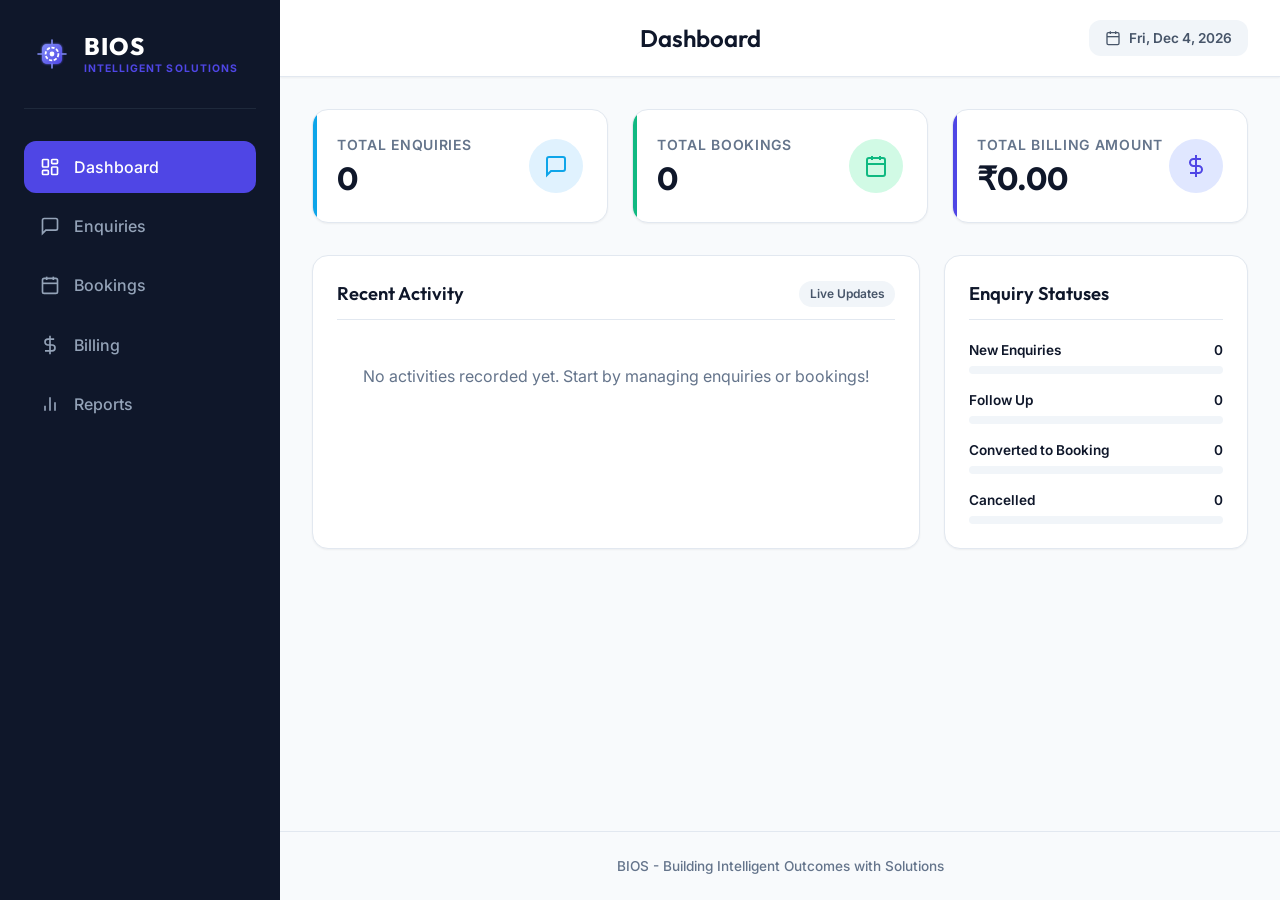
<file: bil/index.html>
<!DOCTYPE html>
<html lang="en">
<head>
  <meta charset="UTF-8">
  <meta name="viewport" content="width=device-width, initial-scale=1.0">
  <title>BIOS - Building Intelligent Outcomes with Solutions</title>
  <!-- Main Stylesheet -->
  <link rel="stylesheet" href="style.css">
</head>
<style>
  /* Import Outfit and Inter Google Fonts */
@import url('https://fonts.googleapis.com/css2?family=Inter:wght@300;400;500;600;700&family=Outfit:wght@400;500;600;700;800&display=swap');

:root {
  --font-heading: 'Outfit', sans-serif;
  --font-body: 'Inter', sans-serif;

  /* Colors */
  --primary: #4f46e5;
  --primary-hover: #4338ca;
  --primary-light: #e0e7ff;
  
  --secondary: #64748b;
  --secondary-hover: #475569;
  --secondary-light: #f1f5f9;

  --success: #10b981;
  --success-light: #d1fae5;
  --success-dark: #065f46;

  --warning: #f59e0b;
  --warning-light: #fef3c7;
  --warning-dark: #92400e;

  --danger: #ef4444;
  --danger-light: #fee2e2;
  --danger-dark: #991b1b;

  --info: #0ea5e9;
  --info-light: #e0f2fe;
  --info-dark: #075985;

  /* Neutral Dark Theme elements */
  --bg-main: #f8fafc;
  --bg-sidebar: #0f172a;
  --sidebar-text: #94a3b8;
  --sidebar-text-active: #ffffff;
  --card-bg: #ffffff;
  
  --text-main: #0f172a;
  --text-muted: #64748b;
  --border: #e2e8f0;
  
  /* Layout & Shadows */
  --shadow-sm: 0 1px 2px 0 rgb(0 0 0 / 0.05);
  --shadow-md: 0 4px 6px -1px rgb(0 0 0 / 0.1), 0 2px 4px -2px rgb(0 0 0 / 0.1);
  --shadow-lg: 0 10px 15px -3px rgb(0 0 0 / 0.1), 0 4px 6px -4px rgb(0 0 0 / 0.1);
  --radius-sm: 0.375rem;
  --radius-md: 0.75rem;
  --radius-lg: 1rem;
  --transition: all 0.25s cubic-bezier(0.4, 0, 0.2, 1);
}

/* Reset and Global Styles */
* {
  box-sizing: border-box;
  margin: 0;
  padding: 0;
}

body {
  font-family: var(--font-body);
  background-color: var(--bg-main);
  color: var(--text-main);
  line-height: 1.5;
  overflow-x: hidden;
}

h1, h2, h3, h4, h5, h6 {
  font-family: var(--font-heading);
  font-weight: 600;
  color: var(--text-main);
}

/* App Layout Grid */
.app-container {
  display: flex;
  min-height: 100vh;
  position: relative;
}

/* Sidebar Styling */
.sidebar {
  width: 280px;
  background-color: var(--bg-sidebar);
  color: var(--sidebar-text);
  display: flex;
  flex-direction: column;
  padding: 1.5rem;
  flex-shrink: 0;
  transition: var(--transition);
  z-index: 100;
}

.logo-container {
  display: flex;
  align-items: center;
  gap: 0.75rem;
  padding: 0.5rem 0.5rem 2rem 0.5rem;
  border-bottom: 1px solid #1e293b;
  margin-bottom: 2rem;
}

.logo-icon {
  width: 40px;
  height: 40px;
}

.logo-text {
  display: flex;
  flex-direction: column;
}

.logo-title {
  color: #ffffff;
  font-size: 1.5rem;
  font-weight: 800;
  font-family: var(--font-heading);
  letter-spacing: 0.05em;
  line-height: 1.2;
}

.logo-subtitle {
  color: var(--primary);
  font-size: 0.65rem;
  font-weight: 700;
  letter-spacing: 0.1em;
  text-transform: uppercase;
}

.nav-links {
  list-style: none;
  display: flex;
  flex-direction: column;
  gap: 0.5rem;
  flex-grow: 1;
}

.nav-link {
  display: flex;
  align-items: center;
  gap: 0.85rem;
  padding: 0.85rem 1rem;
  border-radius: var(--radius-md);
  color: var(--sidebar-text);
  text-decoration: none;
  font-weight: 500;
  transition: var(--transition);
  cursor: pointer;
}

.nav-link svg {
  width: 20px;
  height: 20px;
  stroke: currentColor;
  fill: none;
  stroke-width: 2;
  transition: var(--transition);
}

.nav-link:hover {
  background-color: #1e293b;
  color: #ffffff;
}

.nav-link.active {
  background-color: var(--primary);
  color: var(--sidebar-text-active);
}

.nav-link.active svg {
  stroke: var(--sidebar-text-active);
}

/* Main Content Styling */
.main-wrapper {
  flex-grow: 1;
  display: flex;
  flex-direction: column;
  min-width: 0; /* prevents flex items from overflowing */
  min-height: 100vh;
}

header {
  background-color: var(--card-bg);
  padding: 1.25rem 2rem;
  display: flex;
  align-items: center;
  justify-content: space-between;
  border-bottom: 1px solid var(--border);
  box-shadow: var(--shadow-sm);
}

.header-title-area h2 {
  font-size: 1.5rem;
}

.header-right {
  display: flex;
  align-items: center;
  gap: 1rem;
}

.mobile-menu-btn {
  display: none;
  background: none;
  border: none;
  cursor: pointer;
  color: var(--text-main);
  padding: 0.25rem;
}

.mobile-menu-btn svg {
  width: 24px;
  height: 24px;
  stroke: currentColor;
  stroke-width: 2;
}

.date-indicator {
  background-color: var(--secondary-light);
  padding: 0.5rem 1rem;
  border-radius: var(--radius-md);
  font-size: 0.85rem;
  font-weight: 600;
  color: var(--secondary-hover);
  display: flex;
  align-items: center;
  gap: 0.5rem;
}

.date-indicator svg {
  width: 16px;
  height: 16px;
  stroke: currentColor;
  stroke-width: 2;
  fill: none;
}

/* Page Section Wrappers */
.content-area {
  padding: 2rem;
  flex-grow: 1;
}

.page-section {
  display: none;
  animation: fadeIn 0.3s ease-in-out;
}

.page-section.active {
  display: block;
}

@keyframes fadeIn {
  from { opacity: 0; transform: translateY(8px); }
  to { opacity: 1; transform: translateY(0); }
}

/* Page Headers */
.section-header {
  display: flex;
  justify-content: space-between;
  align-items: center;
  margin-bottom: 1.75rem;
  gap: 1rem;
  flex-wrap: wrap;
}

.section-header-left h3 {
  font-size: 1.75rem;
}

.section-header-left p {
  color: var(--text-muted);
  font-size: 0.9rem;
}

/* Buttons */
.btn {
  display: inline-flex;
  align-items: center;
  justify-content: center;
  gap: 0.5rem;
  padding: 0.625rem 1.25rem;
  border-radius: var(--radius-md);
  font-family: var(--font-body);
  font-weight: 600;
  font-size: 0.875rem;
  border: 1px solid transparent;
  cursor: pointer;
  transition: var(--transition);
  text-decoration: none;
}

.btn-primary {
  background-color: var(--primary);
  color: #ffffff;
}
.btn-primary:hover {
  background-color: var(--primary-hover);
}

.btn-secondary {
  background-color: var(--secondary-light);
  color: var(--secondary-hover);
}
.btn-secondary:hover {
  background-color: var(--border);
  color: var(--text-main);
}

.btn-outline {
  border-color: var(--border);
  background-color: transparent;
  color: var(--secondary-hover);
}
.btn-outline:hover {
  background-color: var(--secondary-light);
  color: var(--text-main);
}

.btn-success {
  background-color: var(--success);
  color: white;
}
.btn-success:hover {
  background-color: #059669;
}

.btn-danger {
  background-color: var(--danger);
  color: white;
}
.btn-danger:hover {
  background-color: #dc2626;
}

.btn-sm {
  padding: 0.35rem 0.75rem;
  font-size: 0.75rem;
  border-radius: var(--radius-sm);
}

/* Footer styling */
footer {
  text-align: center;
  padding: 1.5rem;
  color: var(--text-muted);
  font-size: 0.85rem;
  border-top: 1px solid var(--border);
  margin-top: auto;
  font-weight: 500;
}

/* --- DASHBOARD SECTION --- */
.dashboard-grid {
  display: grid;
  grid-template-columns: repeat(auto-fit, minmax(280px, 1fr));
  gap: 1.5rem;
  margin-bottom: 2rem;
}

.stat-card {
  background-color: var(--card-bg);
  border-radius: var(--radius-lg);
  padding: 1.5rem;
  border: 1px solid var(--border);
  box-shadow: var(--shadow-sm);
  display: flex;
  align-items: center;
  justify-content: space-between;
  position: relative;
  overflow: hidden;
}

.stat-card::before {
  content: '';
  position: absolute;
  top: 0;
  left: 0;
  width: 4px;
  height: 100%;
}

.stat-card.enquiries::before { background-color: var(--info); }
.stat-card.bookings::before { background-color: var(--success); }
.stat-card.billing::before { background-color: var(--primary); }

.stat-details {
  display: flex;
  flex-direction: column;
}

.stat-label {
  color: var(--text-muted);
  font-size: 0.875rem;
  font-weight: 600;
  text-transform: uppercase;
  letter-spacing: 0.05em;
  margin-bottom: 0.25rem;
}

.stat-value {
  font-family: var(--font-heading);
  font-size: 2rem;
  font-weight: 700;
  color: var(--text-main);
  line-height: 1.2;
}

.stat-icon-wrapper {
  width: 54px;
  height: 54px;
  border-radius: 50%;
  display: flex;
  align-items: center;
  justify-content: center;
}

.stat-card.enquiries .stat-icon-wrapper {
  background-color: var(--info-light);
  color: var(--info);
}

.stat-card.bookings .stat-icon-wrapper {
  background-color: var(--success-light);
  color: var(--success);
}

.stat-card.billing .stat-icon-wrapper {
  background-color: var(--primary-light);
  color: var(--primary);
}

.stat-icon-wrapper svg {
  width: 24px;
  height: 24px;
  stroke: currentColor;
  stroke-width: 2;
  fill: none;
}

/* Dashboard Secondary Grid */
.dashboard-details-grid {
  display: grid;
  grid-template-columns: 2fr 1fr;
  gap: 1.5rem;
}

@media (max-width: 1024px) {
  .dashboard-details-grid {
    grid-template-columns: 1fr;
  }
}

.dashboard-card {
  background-color: var(--card-bg);
  border-radius: var(--radius-lg);
  padding: 1.5rem;
  border: 1px solid var(--border);
  box-shadow: var(--shadow-sm);
}

.card-title-area {
  display: flex;
  align-items: center;
  justify-content: space-between;
  margin-bottom: 1.25rem;
  padding-bottom: 0.75rem;
  border-bottom: 1px solid var(--border);
}

.card-title-area h4 {
  font-size: 1.15rem;
}

/* Custom Visual Status Bars for Dashboard */
.status-breakdown-list {
  display: flex;
  flex-direction: column;
  gap: 1rem;
}

.status-breakdown-item {
  display: flex;
  flex-direction: column;
  gap: 0.35rem;
}

.status-label-row {
  display: flex;
  justify-content: space-between;
  font-size: 0.85rem;
  font-weight: 600;
}

.status-progress-track {
  height: 8px;
  background-color: var(--secondary-light);
  border-radius: 9999px;
  overflow: hidden;
}

.status-progress-bar {
  height: 100%;
  border-radius: 9999px;
  transition: width 0.8s ease-out;
}

/* Data Table Filtering Controls */
.filter-bar {
  background-color: var(--card-bg);
  border: 1px solid var(--border);
  border-radius: var(--radius-lg);
  padding: 1.25rem;
  margin-bottom: 1.5rem;
  display: flex;
  gap: 1rem;
  align-items: flex-end;
  flex-wrap: wrap;
  box-shadow: var(--shadow-sm);
}

.form-group-inline {
  display: flex;
  flex-direction: column;
  gap: 0.35rem;
  flex-grow: 1;
  min-width: 180px;
}

.form-group-inline label {
  font-size: 0.75rem;
  font-weight: 700;
  text-transform: uppercase;
  color: var(--text-muted);
  letter-spacing: 0.05em;
}

/* Inputs & Form Elements */
input, select, textarea {
  width: 100%;
  padding: 0.625rem 0.85rem;
  border-radius: var(--radius-md);
  border: 1px solid var(--border);
  font-family: var(--font-body);
  font-size: 0.875rem;
  color: var(--text-main);
  background-color: #ffffff;
  outline: none;
  transition: var(--transition);
}

input:focus, select:focus, textarea:focus {
  border-color: var(--primary);
  box-shadow: 0 0 0 3px rgba(79, 70, 229, 0.15);
}

/* Tables CSS */
.table-responsive {
  width: 100%;
  overflow-x: auto;
  background-color: var(--card-bg);
  border-radius: var(--radius-lg);
  border: 1px solid var(--border);
  box-shadow: var(--shadow-sm);
}

table {
  width: 100%;
  border-collapse: collapse;
  text-align: left;
  font-size: 0.875rem;
}

th {
  background-color: var(--secondary-light);
  color: var(--secondary-hover);
  font-weight: 600;
  text-transform: uppercase;
  font-size: 0.75rem;
  letter-spacing: 0.05em;
  padding: 0.85rem 1.25rem;
  border-bottom: 1px solid var(--border);
}

td {
  padding: 0.95rem 1.25rem;
  border-bottom: 1px solid var(--border);
  color: var(--text-main);
}

tr:last-child td {
  border-bottom: none;
}

tr:hover td {
  background-color: var(--bg-main);
}

.no-data-msg {
  text-align: center;
  color: var(--text-muted);
  padding: 3rem 1.5rem !important;
}

.no-data-msg svg {
  width: 48px;
  height: 48px;
  margin-bottom: 1rem;
  color: var(--border);
  stroke: currentColor;
  fill: none;
  stroke-width: 1.5;
}

.actions-cell {
  display: flex;
  gap: 0.5rem;
  align-items: center;
}

/* Badges / Pill Tags */
.badge {
  display: inline-flex;
  align-items: center;
  padding: 0.25rem 0.65rem;
  border-radius: 9999px;
  font-size: 0.75rem;
  font-weight: 600;
}

.badge-new {
  background-color: var(--info-light);
  color: var(--info-dark);
}

.badge-followup {
  background-color: var(--warning-light);
  color: var(--warning-dark);
}

.badge-booking {
  background-color: var(--success-light);
  color: var(--success-dark);
}

.badge-cancelled {
  background-color: var(--danger-light);
  color: var(--danger-dark);
}

/* Modals */
.modal-overlay {
  position: fixed;
  top: 0;
  left: 0;
  width: 100%;
  height: 100%;
  background-color: rgba(15, 23, 42, 0.6);
  backdrop-filter: blur(4px);
  display: none;
  align-items: center;
  justify-content: center;
  z-index: 200;
  padding: 1.5rem;
  animation: fadeIn 0.25s ease-out;
}

.modal-overlay.active {
  display: flex;
}

.modal-content {
  background-color: var(--card-bg);
  border-radius: var(--radius-lg);
  width: 100%;
  max-width: 520px;
  max-height: 90vh;
  overflow-y: auto;
  box-shadow: var(--shadow-lg);
  border: 1px solid var(--border);
  animation: scaleUp 0.3s cubic-bezier(0.34, 1.56, 0.64, 1);
}

@keyframes scaleUp {
  from { transform: scale(0.95); opacity: 0; }
  to { transform: scale(1); opacity: 1; }
}

.modal-header {
  padding: 1.25rem 1.5rem;
  border-bottom: 1px solid var(--border);
  display: flex;
  align-items: center;
  justify-content: space-between;
}

.modal-close-btn {
  background: none;
  border: none;
  cursor: pointer;
  color: var(--text-muted);
  transition: var(--transition);
}

.modal-close-btn:hover {
  color: var(--danger);
}

.modal-close-btn svg {
  width: 24px;
  height: 24px;
  stroke: currentColor;
  stroke-width: 2;
}

.modal-body {
  padding: 1.5rem;
}

.modal-footer {
  padding: 1rem 1.5rem;
  border-top: 1px solid var(--border);
  display: flex;
  justify-content: flex-end;
  gap: 0.75rem;
}

/* Forms general styling inside modal */
.form-grid {
  display: grid;
  grid-template-columns: 1fr 1fr;
  gap: 1rem;
}

.form-full-width {
  grid-column: span 2;
}

@media (max-width: 576px) {
  .form-grid {
    grid-template-columns: 1fr;
  }
  .form-full-width {
    grid-column: span 1;
  }
}

.form-group {
  display: flex;
  flex-direction: column;
  gap: 0.35rem;
  margin-bottom: 1rem;
}

.form-group label {
  font-size: 0.8rem;
  font-weight: 600;
  color: var(--secondary-hover);
}

/* --- INVOICE PRINT PREVIEW MODAL --- */
.invoice-modal {
  max-width: 800px;
}

.invoice-preview-card {
  background: #ffffff;
  padding: 2.5rem;
  border: 1px solid var(--border);
  border-radius: var(--radius-md);
  color: #334155;
  font-size: 0.9rem;
}

.invoice-header-row {
  display: flex;
  justify-content: space-between;
  margin-bottom: 2.5rem;
}

.invoice-title {
  font-family: var(--font-heading);
  font-size: 2.25rem;
  font-weight: 800;
  color: var(--primary);
  text-transform: uppercase;
  letter-spacing: 0.05em;
  margin-bottom: 0.25rem;
}

.invoice-meta {
  text-align: right;
}

.invoice-meta-label {
  font-weight: 700;
  font-size: 0.75rem;
  text-transform: uppercase;
  color: var(--text-muted);
  letter-spacing: 0.05em;
}

.invoice-meta-val {
  font-size: 0.95rem;
  font-weight: 600;
  margin-bottom: 0.5rem;
}

.invoice-details-grid {
  display: grid;
  grid-template-columns: 1fr 1fr;
  gap: 2rem;
  margin-bottom: 2rem;
  padding-bottom: 1.5rem;
  border-bottom: 2px solid var(--border);
}

.invoice-party-title {
  font-weight: 700;
  font-size: 0.75rem;
  text-transform: uppercase;
  color: var(--text-muted);
  letter-spacing: 0.05em;
  margin-bottom: 0.5rem;
}

.invoice-party-details {
  font-size: 0.9rem;
  line-height: 1.4;
}

.invoice-party-name {
  font-weight: 700;
  font-size: 1.05rem;
  color: var(--text-main);
  margin-bottom: 0.25rem;
}

.invoice-table {
  width: 100%;
  margin-bottom: 2rem;
}

.invoice-table th {
  background: var(--bg-main);
  color: var(--text-main);
  border-bottom: 2px solid var(--border);
}

.invoice-table td {
  padding: 1rem 1.25rem;
  border-bottom: 1px solid var(--border);
}

.invoice-summary-area {
  display: flex;
  justify-content: flex-end;
}

.invoice-summary-box {
  width: 300px;
  display: flex;
  flex-direction: column;
  gap: 0.5rem;
}

.invoice-summary-row {
  display: flex;
  justify-content: space-between;
  font-size: 0.9rem;
}

.invoice-summary-row.total {
  font-size: 1.2rem;
  font-weight: 700;
  color: var(--text-main);
  border-top: 2px solid var(--border);
  padding-top: 0.5rem;
  margin-top: 0.25rem;
}

.invoice-terms {
  margin-top: 3rem;
  padding-top: 1.5rem;
  border-top: 1px solid var(--border);
  font-size: 0.75rem;
  color: var(--text-muted);
  text-align: center;
}

/* Activity list in dashboard */
.activity-list {
  display: flex;
  flex-direction: column;
  gap: 1rem;
}

.activity-item {
  display: flex;
  align-items: flex-start;
  gap: 0.75rem;
  padding-bottom: 0.85rem;
  border-bottom: 1px solid var(--border);
}

.activity-item:last-child {
  border-bottom: none;
  padding-bottom: 0;
}

.activity-icon {
  width: 32px;
  height: 32px;
  border-radius: 50%;
  display: flex;
  align-items: center;
  justify-content: center;
  flex-shrink: 0;
}

.activity-icon.enquiry { background-color: var(--info-light); color: var(--info); }
.activity-icon.booking { background-color: var(--success-light); color: var(--success); }
.activity-icon.billing { background-color: var(--primary-light); color: var(--primary); }

.activity-icon svg {
  width: 14px;
  height: 14px;
  stroke: currentColor;
  stroke-width: 2.5;
  fill: none;
}

.activity-desc {
  flex-grow: 1;
  font-size: 0.825rem;
}

.activity-desc strong {
  color: var(--text-main);
}

.activity-time {
  font-size: 0.75rem;
  color: var(--text-muted);
  white-space: nowrap;
}

/* RESPONSIVE DESIGN */
@media (max-width: 768px) {
  .sidebar {
    position: fixed;
    left: -280px;
    top: 0;
    bottom: 0;
    height: 100vh;
  }
  
  body.sidebar-open .sidebar {
    left: 0;
  }
  
  .sidebar-backdrop {
    display: none;
    position: fixed;
    top: 0;
    left: 0;
    right: 0;
    bottom: 0;
    background-color: rgba(15, 23, 42, 0.4);
    backdrop-filter: blur(2px);
    z-index: 99;
  }
  
  body.sidebar-open .sidebar-backdrop {
    display: block;
  }
  
  .mobile-menu-btn {
    display: block;
  }
  
  header {
    padding: 1rem;
  }
  
  .content-area {
    padding: 1rem;
  }
}

/* --- PRINT RULES --- */
@media print {
  /* Hide all elements on the page except the invoice print view */
  body * {
    visibility: hidden;
  }
  
  #invoice-modal,
  #invoice-modal * {
    visibility: visible;
  }
  
  #invoice-modal {
    position: absolute;
    left: 0;
    top: 0;
    width: 100%;
    margin: 0;
    padding: 0;
    box-shadow: none;
    border: none;
  }
  
  /* Hide header/buttons in the modal during print */
  #invoice-modal .modal-header,
  #invoice-modal .modal-footer {
    display: none !important;
  }
  
  /* Invoice content full-width */
  #invoice-modal .modal-content {
    border: none;
    box-shadow: none;
    max-width: 100% !important;
    width: 100% !important;
    overflow: visible;
  }
  
  .invoice-preview-card {
    padding: 0 !important;
    border: none !important;
  }
  
  /* Ensure page breaks clean */
  .invoice-preview-card {
    page-break-after: avoid;
  }
}

</style>
<body>
  <!-- Backdrop for mobile sidebar -->
  <div class="sidebar-backdrop" id="sidebar-backdrop"></div>

  <div class="app-container">
    <!-- Sidebar Navigation -->
    <aside class="sidebar" id="sidebar">
      <div class="logo-container">
        <!-- Minimalist Circuit & Gear Logo SVG -->
        <svg class="logo-icon" viewBox="0 0 100 100" xmlns="http://www.w3.org/2000/svg">
          <defs>
            <linearGradient id="logo-grad" x1="0%" y1="0%" x2="100%" y2="100%">
              <stop offset="0%" stop-color="#818cf8" />
              <stop offset="100%" stop-color="#4f46e5" />
            </linearGradient>
            <filter id="glow" x="-20%" y="-20%" width="140%" height="140%">
              <feGaussianBlur stdDeviation="3" result="blur" />
              <feComposite in="SourceGraphic" in2="blur" operator="over" />
            </filter>
          </defs>
          <rect x="25" y="25" width="50" height="50" rx="12" fill="url(#logo-grad)" filter="url(#glow)" />
          <circle cx="50" cy="50" r="16" fill="none" stroke="#ffffff" stroke-width="4.5" stroke-dasharray="8 4" />
          <circle cx="50" cy="50" r="6" fill="#ffffff" />
          <path d="M50 15 L50 25 M50 75 L50 85 M15 50 L25 50 M75 50 L85 50" stroke="#818cf8" stroke-width="4" stroke-linecap="round" />
        </svg>
        <div class="logo-text">
          <span class="logo-title">BIOS</span>
          <span class="logo-subtitle">Intelligent Solutions</span>
        </div>
      </div>

      <!-- Navigation Links -->
      <nav class="nav-links">
        <li>
          <a class="nav-link active" data-target="dashboard">
            <svg viewBox="0 0 24 24">
              <rect x="3" y="3" width="7" height="9" rx="1"/>
              <rect x="14" y="3" width="7" height="5" rx="1"/>
              <rect x="14" y="12" width="7" height="9" rx="1"/>
              <rect x="3" y="16" width="7" height="5" rx="1"/>
            </svg>
            Dashboard
          </a>
        </li>
        <li>
          <a class="nav-link" data-target="enquiries">
            <svg viewBox="0 0 24 24">
              <path d="M21 15a2 2 0 0 1-2 2H7l-4 4V5a2 2 0 0 1 2-2h14a2 2 0 0 1 2 2z"/>
            </svg>
            Enquiries
          </a>
        </li>
        <li>
          <a class="nav-link" data-target="bookings">
            <svg viewBox="0 0 24 24">
              <rect x="3" y="4" width="18" height="18" rx="2" ry="2"/>
              <line x1="16" y1="2" x2="16" y2="6"/>
              <line x1="8" y1="2" x2="8" y2="6"/>
              <line x1="3" y1="10" x2="21" y2="10"/>
            </svg>
            Bookings
          </a>
        </li>
        <li>
          <a class="nav-link" data-target="billing">
            <svg viewBox="0 0 24 24">
              <line x1="12" y1="1" x2="12" y2="23"/>
              <path d="M17 5H9.5a3.5 3.5 0 0 0 0 7h5a3.5 3.5 0 0 1 0 7H6"/>
            </svg>
            Billing
          </a>
        </li>
        <li>
          <a class="nav-link" data-target="reports">
            <svg viewBox="0 0 24 24">
              <line x1="18" y1="20" x2="18" y2="10"/>
              <line x1="12" y1="20" x2="12" y2="4"/>
              <line x1="6" y1="20" x2="6" y2="14"/>
            </svg>
            Reports
          </a>
        </li>
      </nav>
    </aside>

    <!-- Main Content Wrapper -->
    <div class="main-wrapper">
      <!-- Header -->
      <header>
        <div class="header-right-mobile">
          <button class="mobile-menu-btn" id="mobile-menu-btn" aria-label="Toggle Sidebar">
            <svg viewBox="0 0 24 24" fill="none" stroke="currentColor">
              <line x1="3" y1="12" x2="21" y2="12"/>
              <line x1="3" y1="6" x2="21" y2="6"/>
              <line x1="3" y1="18" x2="21" y2="18"/>
            </svg>
          </button>
        </div>
        <div class="header-title-area">
          <h2 id="header-view-title">Dashboard</h2>
        </div>
        <div class="header-right">
          <div class="date-indicator">
            <svg viewBox="0 0 24 24">
              <rect x="3" y="4" width="18" height="18" rx="2" ry="2"/>
              <line x1="16" y1="2" x2="16" y2="6"/>
              <line x1="8" y1="2" x2="8" y2="6"/>
              <line x1="3" y1="10" x2="21" y2="10"/>
            </svg>
            <span id="current-date-span">July 23, 2026</span>
          </div>
        </div>
      </header>

      <!-- Main Dynamic Content Area -->
      <main class="content-area">
        
        <!-- ==================== DASHBOARD VIEW ==================== -->
        <section id="dashboard-section" class="page-section active">
          <div class="dashboard-grid">
            <!-- Stat Card 1 -->
            <div class="stat-card enquiries">
              <div class="stat-details">
                <span class="stat-label">Total Enquiries</span>
                <span class="stat-value" id="dash-total-enquiries">0</span>
              </div>
              <div class="stat-icon-wrapper">
                <svg viewBox="0 0 24 24"><path d="M21 15a2 2 0 0 1-2 2H7l-4 4V5a2 2 0 0 1 2-2h14a2 2 0 0 1 2 2z"/></svg>
              </div>
            </div>
            <!-- Stat Card 2 -->
            <div class="stat-card bookings">
              <div class="stat-details">
                <span class="stat-label">Total Bookings</span>
                <span class="stat-value" id="dash-total-bookings">0</span>
              </div>
              <div class="stat-icon-wrapper">
                <svg viewBox="0 0 24 24"><rect x="3" y="4" width="18" height="18" rx="2" ry="2"/><line x1="16" y1="2" x2="16" y2="6"/><line x1="8" y1="2" x2="8" y2="6"/><line x1="3" y1="10" x2="21" y2="10"/></svg>
              </div>
            </div>
            <!-- Stat Card 3 -->
            <div class="stat-card billing">
              <div class="stat-details">
                <span class="stat-label">Total Billing Amount</span>
                <span class="stat-value" id="dash-total-billing">₹0.00</span>
              </div>
              <div class="stat-icon-wrapper">
                <svg viewBox="0 0 24 24"><line x1="12" y1="1" x2="12" y2="23"/><path d="M17 5H9.5a3.5 3.5 0 0 0 0 7h5a3.5 3.5 0 0 1 0 7H6"/></svg>
              </div>
            </div>
          </div>

          <!-- Secondary Grid -->
          <div class="dashboard-details-grid">
            <!-- Recent Activity -->
            <div class="dashboard-card">
              <div class="card-title-area">
                <h4>Recent Activity</h4>
                <span class="badge badge-new" style="background-color: var(--secondary-light); color: var(--secondary-hover);">Live Updates</span>
              </div>
              <div class="activity-list" id="dashboard-activity-list">
                <!-- Populated dynamically -->
                <div class="no-data-msg" style="padding: 1.5rem !important;">
                  No recent activities recorded yet.
                </div>
              </div>
            </div>

            <!-- Status & Enquiries Breakdown -->
            <div class="dashboard-card">
              <div class="card-title-area">
                <h4>Enquiry Statuses</h4>
              </div>
              <div class="status-breakdown-list">
                <div class="status-breakdown-item">
                  <div class="status-label-row">
                    <span>New Enquiries</span>
                    <span id="breakdown-new-count">0</span>
                  </div>
                  <div class="status-progress-track">
                    <div class="status-progress-bar" id="breakdown-new-bar" style="width: 0%; background-color: var(--info);"></div>
                  </div>
                </div>
                <div class="status-breakdown-item">
                  <div class="status-label-row">
                    <span>Follow Up</span>
                    <span id="breakdown-followup-count">0</span>
                  </div>
                  <div class="status-progress-track">
                    <div class="status-progress-bar" id="breakdown-followup-bar" style="width: 0%; background-color: var(--warning);"></div>
                  </div>
                </div>
                <div class="status-breakdown-item">
                  <div class="status-label-row">
                    <span>Converted to Booking</span>
                    <span id="breakdown-booking-count">0</span>
                  </div>
                  <div class="status-progress-track">
                    <div class="status-progress-bar" id="breakdown-booking-bar" style="width: 0%; background-color: var(--success);"></div>
                  </div>
                </div>
                <div class="status-breakdown-item">
                  <div class="status-label-row">
                    <span>Cancelled</span>
                    <span id="breakdown-cancelled-count">0</span>
                  </div>
                  <div class="status-progress-track">
                    <div class="status-progress-bar" id="breakdown-cancelled-bar" style="width: 0%; background-color: var(--danger);"></div>
                  </div>
                </div>
              </div>
            </div>
          </div>
        </section>

        <!-- ==================== ENQUIRIES VIEW ==================== -->
        <section id="enquiries-section" class="page-section">
          <div class="section-header">
            <div class="section-header-left">
              <h3>Enquiries Management</h3>
              <p>Register, update, and follow up with potential customers.</p>
            </div>
            <button class="btn btn-primary" id="open-add-enquiry-btn">
              <svg width="16" height="16" viewBox="0 0 24 24" fill="none" stroke="currentColor" stroke-width="2.5"><line x1="12" y1="5" x2="12" y2="19"/><line x1="5" y1="12" x2="19" y2="12"/></svg>
              Add Enquiry
            </button>
          </div>

          <!-- Filters -->
          <div class="filter-bar">
            <div class="form-group-inline" style="flex-grow: 2;">
              <label for="enquiry-search">Search Customers</label>
              <input type="text" id="enquiry-search" placeholder="Search by name or mobile number...">
            </div>
            <div class="form-group-inline">
              <label for="enquiry-filter-status">Filter Status</label>
              <select id="enquiry-filter-status">
                <option value="All">All Statuses</option>
                <option value="New">New</option>
                <option value="Follow Up">Follow Up</option>
                <option value="Booking">Booking</option>
                <option value="Cancelled">Cancelled</option>
              </select>
            </div>
            <div class="form-group-inline">
              <label for="enquiry-filter-source">Filter Source</label>
              <select id="enquiry-filter-source">
                <option value="All">All Sources</option>
                <option value="Walking">Walking</option>
                <option value="Referral">Referral</option>
                <option value="Others">Others</option>
              </select>
            </div>
          </div>

          <!-- Table -->
          <div class="table-responsive">
            <table>
              <thead>
                <tr>
                  <th>Customer Name</th>
                  <th>Mobile Number</th>
                  <th>Date</th>
                  <th>Source</th>
                  <th>Status</th>
                  <th>Actions</th>
                </tr>
              </thead>
              <tbody id="enquiry-table-body">
                <!-- Populated dynamically -->
              </tbody>
            </table>
          </div>
        </section>

        <!-- ==================== BOOKINGS VIEW ==================== -->
        <section id="bookings-section" class="page-section">
          <div class="section-header">
            <div class="section-header-left">
              <h3>Bookings Management</h3>
              <p>Manage confirmed customer bookings and payment details.</p>
            </div>
            <button class="btn btn-primary" id="open-add-booking-btn">
              <svg width="16" height="16" viewBox="0 0 24 24" fill="none" stroke="currentColor" stroke-width="2.5"><line x1="12" y1="5" x2="12" y2="19"/><line x1="5" y1="12" x2="19" y2="12"/></svg>
              New Booking
            </button>
          </div>

          <!-- Filters -->
          <div class="filter-bar">
            <div class="form-group-inline" style="flex-grow: 2;">
              <label for="booking-search">Search Bookings</label>
              <input type="text" id="booking-search" placeholder="Search by customer name...">
            </div>
            <div class="form-group-inline">
              <label for="booking-filter-payment">Payment Method</label>
              <select id="booking-filter-payment">
                <option value="All">All Methods</option>
                <option value="Cash">Cash</option>
                <option value="UPI">UPI</option>
                <option value="Card">Card</option>
              </select>
            </div>
          </div>

          <!-- Table -->
          <div class="table-responsive">
            <table>
              <thead>
                <tr>
                  <th>Customer Name</th>
                  <th>Booking Date</th>
                  <th>Booking Amount</th>
                  <th>Payment Method</th>
                  <th>Actions</th>
                </tr>
              </thead>
              <tbody id="booking-table-body">
                <!-- Populated dynamically -->
              </tbody>
            </table>
          </div>
        </section>

        <!-- ==================== BILLING VIEW ==================== -->
        <section id="billing-section" class="page-section">
          <div class="section-header">
            <div class="section-header-left">
              <h3>Invoicing & Billings</h3>
              <p>Generate professional invoices with automated GST calculation.</p>
            </div>
            <button class="btn btn-primary" id="open-new-invoice-btn">
              <svg width="16" height="16" viewBox="0 0 24 24" fill="none" stroke="currentColor" stroke-width="2.5"><line x1="12" y1="5" x2="12" y2="19"/><line x1="5" y1="12" x2="19" y2="12"/></svg>
              Generate Invoice
            </button>
          </div>

          <!-- Table -->
          <div class="table-responsive">
            <table>
              <thead>
                <tr>
                  <th>Invoice No</th>
                  <th>Customer Details</th>
                  <th>Product Details</th>
                  <th>Base Amount</th>
                  <th>GST (18%)</th>
                  <th>Total Amount</th>
                  <th>Actions</th>
                </tr>
              </thead>
              <tbody id="billing-table-body">
                <!-- Populated dynamically -->
              </tbody>
            </table>
          </div>
        </section>

        <!-- ==================== REPORTS VIEW ==================== -->
        <section id="reports-section" class="page-section">
          <div class="section-header">
            <div class="section-header-left">
              <h3>Reports Center</h3>
              <p>Query aggregated business data and export customized reports to Excel.</p>
            </div>
            <button class="btn btn-success" id="export-excel-btn">
              <svg width="16" height="16" viewBox="0 0 24 24" fill="none" stroke="currentColor" stroke-width="2.5">
                <path d="M21 15v4a2 2 0 0 1-2 2H5a2 2 0 0 1-2-2v-4"/>
                <polyline points="7 10 12 15 17 10"/>
                <line x1="12" y1="15" x2="12" y2="3"/>
              </svg>
              Download Excel Report
            </button>
          </div>

          <!-- Filters -->
          <div class="filter-bar">
            <div class="form-group-inline">
              <label for="report-filter-module">Report Content</label>
              <select id="report-filter-module">
                <option value="Enquiries">Enquiries Report</option>
                <option value="Bookings">Bookings Report</option>
                <option value="Billings">Billings Report</option>
              </select>
            </div>
            <div class="form-group-inline">
              <label for="report-from-date">From Date</label>
              <input type="date" id="report-from-date">
            </div>
            <div class="form-group-inline">
              <label for="report-to-date">To Date</label>
              <input type="date" id="report-to-date">
            </div>
            <button class="btn btn-secondary" id="reset-report-filters-btn" style="height: 42px;">
              Reset Filters
            </button>
          </div>

          <!-- Dynamic Report Table -->
          <div class="table-responsive">
            <table id="report-table">
              <thead id="report-table-head">
                <!-- Loaded based on module selection -->
              </thead>
              <tbody id="report-table-body">
                <!-- Populated dynamically -->
              </tbody>
            </table>
          </div>
        </section>

      </main>

      <!-- Footer -->
      <footer>
        BIOS - Building Intelligent Outcomes with Solutions
      </footer>
    </div>
  </div>

  <!-- ==================== MODALS ==================== -->

  <!-- 1. ENQUIRY MODAL (ADD / EDIT) -->
  <div class="modal-overlay" id="enquiry-modal">
    <div class="modal-content">
      <div class="modal-header">
        <h4 id="enquiry-modal-title">Add Enquiry</h4>
        <button class="modal-close-btn" id="close-enquiry-modal-btn">
          <svg viewBox="0 0 24 24" fill="none" stroke="currentColor"><line x1="18" y1="6" x2="6" y2="18"/><line x1="6" y1="6" x2="18" y2="18"/></svg>
        </button>
      </div>
      <form id="enquiry-form">
        <input type="hidden" id="enquiry-edit-id">
        <div class="modal-body">
          <div class="form-group">
            <label for="enquiry-name">Customer Name *</label>
            <input type="text" id="enquiry-name" required placeholder="Enter full name">
          </div>
          <div class="form-group">
            <label for="enquiry-mobile">Mobile Number *</label>
            <input type="tel" id="enquiry-mobile" required pattern="[0-9]{10}" placeholder="Enter 10-digit mobile number">
          </div>
          <div class="form-grid">
            <div class="form-group">
              <label for="enquiry-date">Enquiry Date *</label>
              <input type="date" id="enquiry-date" required>
            </div>
            <div class="form-group">
              <label for="enquiry-source">Source *</label>
              <select id="enquiry-source" required>
                <option value="" disabled selected>Select Source</option>
                <option value="Walking">Walking</option>
                <option value="Referral">Referral</option>
                <option value="Others">Others</option>
              </select>
            </div>
          </div>
          <div class="form-group">
            <label for="enquiry-status">Status *</label>
            <select id="enquiry-status" required>
              <option value="New">New</option>
              <option value="Follow Up">Follow Up</option>
              <option value="Booking">Booking</option>
              <option value="Cancelled">Cancelled</option>
            </select>
          </div>
        </div>
        <div class="modal-footer">
          <button type="button" class="btn btn-outline" id="cancel-enquiry-btn">Cancel</button>
          <button type="submit" class="btn btn-primary" id="save-enquiry-btn">Save Enquiry</button>
        </div>
      </form>
    </div>
  </div>

  <!-- 2. BOOKING MODAL (ADD / EDIT) -->
  <div class="modal-overlay" id="booking-modal">
    <div class="modal-content">
      <div class="modal-header">
        <h4 id="booking-modal-title">New Booking</h4>
        <button class="modal-close-btn" id="close-booking-modal-btn">
          <svg viewBox="0 0 24 24" fill="none" stroke="currentColor"><line x1="18" y1="6" x2="6" y2="18"/><line x1="6" y1="6" x2="18" y2="18"/></svg>
        </button>
      </div>
      <form id="booking-form">
        <input type="hidden" id="booking-edit-id">
        <!-- If converted from Enquiry, link it -->
        <input type="hidden" id="booking-enquiry-link-id">
        
        <div class="modal-body">
          <div class="form-group">
            <label for="booking-name">Customer Name *</label>
            <!-- Input text to search existing or type new -->
            <input type="text" id="booking-name" required placeholder="Enter full name" list="booking-customer-suggestions">
            <datalist id="booking-customer-suggestions">
              <!-- Dynamically populated from Enquiries for quick autocompletion -->
            </datalist>
          </div>
          <div class="form-group">
            <label for="booking-mobile">Mobile Number (Editable)</label>
            <input type="tel" id="booking-mobile" placeholder="E.g., 9876543210">
          </div>
          <div class="form-grid">
            <div class="form-group">
              <label for="booking-date">Booking Date *</label>
              <input type="date" id="booking-date" required>
            </div>
            <div class="form-group">
              <label for="booking-amount">Booking Amount (₹) *</label>
              <input type="number" id="booking-amount" min="0" step="0.01" required placeholder="0.00">
            </div>
          </div>
          <div class="form-group">
            <label for="booking-payment">Payment Method *</label>
            <select id="booking-payment" required>
              <option value="" disabled selected>Select Payment Method</option>
              <option value="Cash">Cash</option>
              <option value="UPI">UPI</option>
              <option value="Card">Card</option>
            </select>
          </div>
        </div>
        <div class="modal-footer">
          <button type="button" class="btn btn-outline" id="cancel-booking-btn">Cancel</button>
          <button type="submit" class="btn btn-primary" id="save-booking-btn">Confirm Booking</button>
        </div>
      </form>
    </div>
  </div>

  <!-- 3. BILLING MODAL (GENERATE INVOICE) -->
  <div class="modal-overlay" id="billing-modal-form">
    <div class="modal-content">
      <div class="modal-header">
        <h4>Generate New Invoice</h4>
        <button class="modal-close-btn" id="close-billing-form-btn">
          <svg viewBox="0 0 24 24" fill="none" stroke="currentColor"><line x1="18" y1="6" x2="6" y2="18"/><line x1="6" y1="6" x2="18" y2="18"/></svg>
        </button>
      </div>
      <form id="billing-form-el">
        <div class="modal-body">
          <div class="form-grid">
            <div class="form-group form-full-width">
              <label for="billing-booking-select">Select Confirmed Booking (Optional - Auto Fills)</label>
              <select id="billing-booking-select">
                <option value="">-- Choose confirmed booking --</option>
                <!-- Populated dynamically with bookings -->
              </select>
            </div>
            <div class="form-group">
              <label for="billing-invoice-no">Invoice Number (Auto)</label>
              <input type="text" id="billing-invoice-no" readonly style="background-color: var(--secondary-light); font-weight: 700;">
            </div>
            <div class="form-group">
              <label for="billing-date">Invoice Date *</label>
              <input type="date" id="billing-date" required>
            </div>
          </div>
          
          <div style="margin: 1rem 0; border-top: 1px solid var(--border); padding-top: 1rem;">
            <h5 style="margin-bottom: 0.5rem; color: var(--primary);">Customer Information</h5>
            <div class="form-group">
              <label for="billing-customer-name">Customer Name *</label>
              <input type="text" id="billing-customer-name" required placeholder="Customer Full Name">
            </div>
            <div class="form-group">
              <label for="billing-customer-mobile">Customer Mobile</label>
              <input type="tel" id="billing-customer-mobile" placeholder="10-digit mobile number">
            </div>
          </div>

          <div style="margin: 1rem 0; border-top: 1px solid var(--border); padding-top: 1rem;">
            <h5 style="margin-bottom: 0.5rem; color: var(--primary);">Product / Service details</h5>
            <div class="form-group">
              <label for="billing-product-name">Product / Service Name *</label>
              <input type="text" id="billing-product-name" required placeholder="E.g., AI Software Consultation">
            </div>
            <div class="form-grid">
              <div class="form-group">
                <label for="billing-amount">Base Amount (₹) *</label>
                <input type="number" id="billing-amount" min="0" step="0.01" required placeholder="0.00">
              </div>
              <div class="form-group">
                <label for="billing-gst">GST Calculation *</label>
                <select id="billing-gst" style="background-color: var(--secondary-light); font-weight: 600;" readonly>
                  <option value="18">18% GST (Auto added)</option>
                </select>
              </div>
            </div>
            <div style="display: flex; justify-content: flex-end; gap: 1rem; margin-top: 0.5rem; font-size: 0.85rem; font-weight: 600;">
              <div>GST Amount: <span id="billing-calc-gst">₹0.00</span></div>
              <div style="color: var(--primary);">Total Invoice: <span id="billing-calc-total">₹0.00</span></div>
            </div>
          </div>
        </div>
        <div class="modal-footer">
          <button type="button" class="btn btn-outline" id="cancel-billing-btn-el">Cancel</button>
          <button type="submit" class="btn btn-primary">Generate & Print Preview</button>
        </div>
      </form>
    </div>
  </div>

  <!-- 4. INVOICE VIEW & PRINT PREVIEW MODAL -->
  <div class="modal-overlay" id="invoice-modal">
    <div class="modal-content invoice-modal">
      <div class="modal-header">
        <h4>Invoice Print Preview</h4>
        <button class="modal-close-btn" id="close-invoice-preview-btn">
          <svg viewBox="0 0 24 24" fill="none" stroke="currentColor"><line x1="18" y1="6" x2="6" y2="18"/><line x1="6" y1="6" x2="18" y2="18"/></svg>
        </button>
      </div>
      <div class="modal-body" style="background-color: #f1f5f9;">
        
        <!-- Document Print Area -->
        <div class="invoice-preview-card" id="invoice-print-area">
          <div class="invoice-header-row">
            <div>
              <div style="display: flex; align-items: center; gap: 0.5rem; margin-bottom: 0.5rem;">
                <svg width="32" height="32" viewBox="0 0 100 100" xmlns="http://www.w3.org/2000/svg">
                  <rect x="25" y="25" width="50" height="50" rx="12" fill="#4f46e5" />
                  <circle cx="50" cy="50" r="16" fill="none" stroke="#ffffff" stroke-width="4.5" stroke-dasharray="8 4" />
                  <circle cx="50" cy="50" r="6" fill="#ffffff" />
                </svg>
                <span style="font-family: var(--font-heading); font-size: 1.5rem; font-weight: 800; color: #0f172a;">BIOS</span>
              </div>
              <p style="font-size: 0.75rem; color: #64748b; font-weight: 500;">Building Intelligent Outcomes with Solutions</p>
            </div>
            <div class="invoice-meta">
              <div class="invoice-title">TAX INVOICE</div>
              <div class="invoice-meta-label">Invoice No:</div>
              <div class="invoice-meta-val" id="inv-preview-no">BIOS-2026-0001</div>
              <div class="invoice-meta-label">Date:</div>
              <div class="invoice-meta-val" id="inv-preview-date">23-Jul-2026</div>
            </div>
          </div>

          <div class="invoice-details-grid">
            <div>
              <div class="invoice-party-title">BILLED BY</div>
              <div class="invoice-party-details">
                <div class="invoice-party-name">BIOS Inc.</div>
                <p>123 Startup Hub, Tech District</p>
                <p>Email: billing@bios.solutions</p>
                <p>Phone: +91 98765 43210</p>
              </div>
            </div>
            <div>
              <div class="invoice-party-title">BILLED TO</div>
              <div class="invoice-party-details" id="inv-preview-client">
                <div class="invoice-party-name" id="inv-preview-client-name">John Doe</div>
                <p id="inv-preview-client-phone">Phone: +91 9988776655</p>
              </div>
            </div>
          </div>

          <table class="invoice-table">
            <thead>
              <tr>
                <th>Service / Product Description</th>
                <th style="text-align: right;">Base Amount</th>
              </tr>
            </thead>
            <tbody>
              <tr>
                <td style="font-weight: 600;" id="inv-preview-product">IT Advisory & Software Consultation</td>
                <td style="text-align: right; font-weight: 600;" id="inv-preview-base">₹10,000.00</td>
              </tr>
            </tbody>
          </table>

          <div class="invoice-summary-area">
            <div class="invoice-summary-box">
              <div class="invoice-summary-row">
                <span>Subtotal (Base)</span>
                <span id="inv-preview-subtotal">₹10,000.00</span>
              </div>
              <div class="invoice-summary-row">
                <span>GST (18%)</span>
                <span id="inv-preview-gst">₹1,800.00</span>
              </div>
              <div class="invoice-summary-row total">
                <span>Grand Total</span>
                <span id="inv-preview-total">₹11,800.00</span>
              </div>
            </div>
          </div>

          <div class="invoice-terms">
            <p>Thank you for choosing BIOS for your business solution requirements!</p>
            <p style="margin-top: 0.25rem; font-weight: 500;">BIOS - Building Intelligent Outcomes with Solutions</p>
          </div>
        </div>

      </div>
      <div class="modal-footer">
        <button type="button" class="btn btn-outline" id="close-invoice-modal-btn">Close</button>
        <button type="button" class="btn btn-primary" id="print-invoice-btn">
          <svg width="16" height="16" viewBox="0 0 24 24" fill="none" stroke="currentColor" stroke-width="2.5"><polyline points="6 9 6 2 18 2 18 9"/><path d="M6 18H4a2 2 0 0 1-2-2v-5a2 2 0 0 1 2-2h16a2 2 0 0 1 2 2v5a2 2 0 0 1-2 2h-2"/><rect x="6" y="14" width="12" height="8"/></svg>
          Print Invoice
        </button>
      </div>
    </div>
  </div>

  <!-- Application Logic -->
  <script src="app.js"></script>
</body>
</html>
</file>
<file: style.css>
/* Import Outfit and Inter Google Fonts */
@import url('https://fonts.googleapis.com/css2?family=Inter:wght@300;400;500;600;700&family=Outfit:wght@400;500;600;700;800&display=swap');

:root {
  --font-heading: 'Outfit', sans-serif;
  --font-body: 'Inter', sans-serif;

  /* Colors */
  --primary: #4f46e5;
  --primary-hover: #4338ca;
  --primary-light: #e0e7ff;
  
  --secondary: #64748b;
  --secondary-hover: #475569;
  --secondary-light: #f1f5f9;

  --success: #10b981;
  --success-light: #d1fae5;
  --success-dark: #065f46;

  --warning: #f59e0b;
  --warning-light: #fef3c7;
  --warning-dark: #92400e;

  --danger: #ef4444;
  --danger-light: #fee2e2;
  --danger-dark: #991b1b;

  --info: #0ea5e9;
  --info-light: #e0f2fe;
  --info-dark: #075985;

  /* Neutral Dark Theme elements */
  --bg-main: #f8fafc;
  --bg-sidebar: #0f172a;
  --sidebar-text: #94a3b8;
  --sidebar-text-active: #ffffff;
  --card-bg: #ffffff;
  
  --text-main: #0f172a;
  --text-muted: #64748b;
  --border: #e2e8f0;
  
  /* Layout & Shadows */
  --shadow-sm: 0 1px 2px 0 rgb(0 0 0 / 0.05);
  --shadow-md: 0 4px 6px -1px rgb(0 0 0 / 0.1), 0 2px 4px -2px rgb(0 0 0 / 0.1);
  --shadow-lg: 0 10px 15px -3px rgb(0 0 0 / 0.1), 0 4px 6px -4px rgb(0 0 0 / 0.1);
  --radius-sm: 0.375rem;
  --radius-md: 0.75rem;
  --radius-lg: 1rem;
  --transition: all 0.25s cubic-bezier(0.4, 0, 0.2, 1);
}

/* Reset and Global Styles */
* {
  box-sizing: border-box;
  margin: 0;
  padding: 0;
}

body {
  font-family: var(--font-body);
  background-color: var(--bg-main);
  color: var(--text-main);
  line-height: 1.5;
  overflow-x: hidden;
}

h1, h2, h3, h4, h5, h6 {
  font-family: var(--font-heading);
  font-weight: 600;
  color: var(--text-main);
}

/* App Layout Grid */
.app-container {
  display: flex;
  min-height: 100vh;
  position: relative;
}

/* Sidebar Styling */
.sidebar {
  width: 280px;
  background-color: var(--bg-sidebar);
  color: var(--sidebar-text);
  display: flex;
  flex-direction: column;
  padding: 1.5rem;
  flex-shrink: 0;
  transition: var(--transition);
  z-index: 100;
}

.logo-container {
  display: flex;
  align-items: center;
  gap: 0.85rem;
  padding: 0.5rem 0.5rem 1.75rem 0.5rem;
  border-bottom: 1px solid #1e293b;
  margin-bottom: 1.75rem;
}

.brand-logo-img {
  display: block;
  object-fit: contain;
  image-rendering: -webkit-optimize-contrast;
  image-rendering: crisp-edges;
}

.sidebar-brand-logo {
  height: 48px;
  width: auto;
  max-width: 75px;
  object-fit: contain;
  filter: drop-shadow(0 2px 8px rgba(0, 0, 0, 0.45));
  transition: transform var(--transition);
  flex-shrink: 0;
}

.logo-icon {
  width: 40px;
  height: 40px;
}

.logo-text {
  display: flex;
  flex-direction: column;
}

.logo-title {
  color: #ffffff;
  font-size: 1.4rem;
  font-weight: 800;
  font-family: var(--font-heading);
  letter-spacing: 0.06em;
  line-height: 1.15;
}

.logo-subtitle {
  color: var(--primary);
  font-size: 0.62rem;
  font-weight: 700;
  letter-spacing: 0.1em;
  text-transform: uppercase;
}

/* Header Brand Chip */
.header-title-area {
  display: flex;
  align-items: center;
  gap: 1rem;
}

.header-brand-chip {
  display: inline-flex;
  align-items: center;
  gap: 0.5rem;
  padding: 0.3rem 0.8rem;
  background: var(--bg-card);
  border: 1px solid var(--border);
  border-radius: var(--radius-full);
  box-shadow: var(--shadow-sm);
}

.header-brand-logo {
  height: 22px;
  width: auto;
  object-fit: contain;
}

.header-brand-tagline {
  font-size: 0.72rem;
  font-weight: 600;
  color: var(--text-muted);
  letter-spacing: 0.03em;
}

/* Dashboard Brand Hero Banner */
.dashboard-brand-banner {
  background: linear-gradient(135deg, #0f172a 0%, #1e1b4b 50%, #0f172a 100%);
  border: 1px solid rgba(99, 102, 241, 0.25);
  border-radius: var(--radius-lg);
  padding: 1.5rem 2rem;
  margin-bottom: 2rem;
  display: flex;
  align-items: center;
  justify-content: space-between;
  gap: 2rem;
  box-shadow: 0 10px 25px -5px rgba(0, 0, 0, 0.3), 0 8px 10px -6px rgba(0, 0, 0, 0.3);
  position: relative;
  overflow: hidden;
}

.dashboard-brand-banner::before {
  content: '';
  position: absolute;
  top: -50%;
  right: -20%;
  width: 350px;
  height: 350px;
  background: radial-gradient(circle, rgba(79, 70, 229, 0.18) 0%, transparent 70%);
  pointer-events: none;
}

.dashboard-brand-left {
  display: flex;
  align-items: center;
  gap: 1.5rem;
  z-index: 1;
}

.dashboard-brand-logo {
  height: 80px;
  width: auto;
  max-width: 180px;
  object-fit: contain;
  filter: drop-shadow(0 4px 12px rgba(0, 0, 0, 0.5));
}

.dashboard-brand-title {
  font-size: 1.45rem;
  font-weight: 800;
  color: #ffffff;
  letter-spacing: 0.03em;
  margin-bottom: 0.25rem;
}

.dashboard-brand-subtitle {
  font-size: 0.85rem;
  color: #94a3b8;
  font-weight: 500;
  margin-bottom: 0.5rem;
}

.dashboard-brand-badges {
  display: flex;
  flex-wrap: wrap;
  gap: 0.5rem;
}

.dashboard-brand-badge {
  display: inline-flex;
  align-items: center;
  gap: 0.35rem;
  font-size: 0.72rem;
  font-weight: 600;
  padding: 0.2rem 0.6rem;
  border-radius: var(--radius-sm);
  background: rgba(255, 255, 255, 0.08);
  color: #cbd5e1;
  border: 1px solid rgba(255, 255, 255, 0.12);
}

.dashboard-brand-right {
  display: flex;
  flex-direction: column;
  align-items: flex-end;
  text-align: right;
  gap: 0.35rem;
  font-size: 0.82rem;
  color: #94a3b8;
  z-index: 1;
  flex-shrink: 0;
}

.dashboard-brand-right strong {
  color: #f1f5f9;
}

/* Print Documents Logo & Brand Header */
.print-brand-header {
  display: flex;
  align-items: center;
  gap: 1.25rem;
  margin-bottom: 0.5rem;
}

.print-brand-logo {
  height: 64px;
  width: auto;
  max-width: 150px;
  object-fit: contain;
  display: block;
}

.print-brand-info h2 {
  font-family: var(--font-heading);
  font-size: 1.55rem;
  font-weight: 800;
  color: #0f172a;
  letter-spacing: 0.05em;
  margin: 0;
  line-height: 1.1;
}

.print-brand-tagline {
  font-size: 0.68rem;
  color: #2563eb;
  font-weight: 700;
  letter-spacing: 0.06em;
  text-transform: uppercase;
  margin: 0.2rem 0;
}

.print-brand-desc {
  font-size: 0.72rem;
  color: #64748b;
  margin: 0;
}

.nav-links {
  list-style: none;
  display: flex;
  flex-direction: column;
  gap: 0.5rem;
  flex-grow: 1;
}

.nav-link {
  display: flex;
  align-items: center;
  gap: 0.85rem;
  padding: 0.85rem 1rem;
  border-radius: var(--radius-md);
  color: var(--sidebar-text);
  text-decoration: none;
  font-weight: 500;
  transition: var(--transition);
  cursor: pointer;
}

.nav-link svg {
  width: 20px;
  height: 20px;
  stroke: currentColor;
  fill: none;
  stroke-width: 2;
  transition: var(--transition);
}

.nav-link:hover {
  background-color: #1e293b;
  color: #ffffff;
}

.nav-link.active {
  background-color: var(--primary);
  color: var(--sidebar-text-active);
}

.nav-link.active svg {
  stroke: var(--sidebar-text-active);
}

/* Main Content Styling */
.main-wrapper {
  flex-grow: 1;
  display: flex;
  flex-direction: column;
  min-width: 0; /* prevents flex items from overflowing */
  min-height: 100vh;
}

header {
  background-color: var(--card-bg);
  padding: 1.25rem 2rem;
  display: flex;
  align-items: center;
  justify-content: space-between;
  border-bottom: 1px solid var(--border);
  box-shadow: var(--shadow-sm);
}

.header-title-area h2 {
  font-size: 1.5rem;
}

.header-right {
  display: flex;
  align-items: center;
  gap: 1rem;
}

.mobile-menu-btn {
  display: none;
  background: none;
  border: none;
  cursor: pointer;
  color: var(--text-main);
  padding: 0.25rem;
}

.mobile-menu-btn svg {
  width: 24px;
  height: 24px;
  stroke: currentColor;
  stroke-width: 2;
}

.date-indicator {
  background-color: var(--secondary-light);
  padding: 0.5rem 1rem;
  border-radius: var(--radius-md);
  font-size: 0.85rem;
  font-weight: 600;
  color: var(--secondary-hover);
  display: flex;
  align-items: center;
  gap: 0.5rem;
}

.date-indicator svg {
  width: 16px;
  height: 16px;
  stroke: currentColor;
  stroke-width: 2;
  fill: none;
}

/* Page Section Wrappers */
.content-area {
  padding: 2rem;
  flex-grow: 1;
}

.page-section {
  display: none;
  animation: fadeIn 0.3s ease-in-out;
}

.page-section.active {
  display: block;
}

@keyframes fadeIn {
  from { opacity: 0; transform: translateY(8px); }
  to { opacity: 1; transform: translateY(0); }
}

/* Page Headers */
.section-header {
  display: flex;
  justify-content: space-between;
  align-items: center;
  margin-bottom: 1.75rem;
  gap: 1rem;
  flex-wrap: wrap;
}

.section-header-left h3 {
  font-size: 1.75rem;
}

.section-header-left p {
  color: var(--text-muted);
  font-size: 0.9rem;
}

/* Buttons */
.btn {
  display: inline-flex;
  align-items: center;
  justify-content: center;
  gap: 0.5rem;
  padding: 0.625rem 1.25rem;
  border-radius: var(--radius-md);
  font-family: var(--font-body);
  font-weight: 600;
  font-size: 0.875rem;
  border: 1px solid transparent;
  cursor: pointer;
  transition: var(--transition);
  text-decoration: none;
}

.btn-primary {
  background-color: var(--primary);
  color: #ffffff;
}
.btn-primary:hover {
  background-color: var(--primary-hover);
}

.btn-secondary {
  background-color: var(--secondary-light);
  color: var(--secondary-hover);
}
.btn-secondary:hover {
  background-color: var(--border);
  color: var(--text-main);
}

.btn-outline {
  border-color: var(--border);
  background-color: transparent;
  color: var(--secondary-hover);
}
.btn-outline:hover {
  background-color: var(--secondary-light);
  color: var(--text-main);
}

.btn-success {
  background-color: var(--success);
  color: white;
}
.btn-success:hover {
  background-color: #059669;
}

.btn-danger {
  background-color: var(--danger);
  color: white;
}
.btn-danger:hover {
  background-color: #dc2626;
}

.btn-sm {
  padding: 0.35rem 0.75rem;
  font-size: 0.75rem;
  border-radius: var(--radius-sm);
}

/* Footer styling */
footer {
  text-align: center;
  padding: 1.5rem;
  color: var(--text-muted);
  font-size: 0.85rem;
  border-top: 1px solid var(--border);
  margin-top: auto;
  font-weight: 500;
}

/* --- DASHBOARD SECTION --- */
.dashboard-grid {
  display: grid;
  grid-template-columns: repeat(auto-fit, minmax(280px, 1fr));
  gap: 1.5rem;
  margin-bottom: 2rem;
}

.stat-card {
  background-color: var(--card-bg);
  border-radius: var(--radius-lg);
  padding: 1.5rem;
  border: 1px solid var(--border);
  box-shadow: var(--shadow-sm);
  display: flex;
  align-items: center;
  justify-content: space-between;
  position: relative;
  overflow: hidden;
}

.stat-card::before {
  content: '';
  position: absolute;
  top: 0;
  left: 0;
  width: 4px;
  height: 100%;
}

.stat-card.enquiries::before { background-color: var(--info); }
.stat-card.bookings::before { background-color: var(--success); }
.stat-card.billing::before { background-color: var(--primary); }

.stat-details {
  display: flex;
  flex-direction: column;
}

.stat-label {
  color: var(--text-muted);
  font-size: 0.875rem;
  font-weight: 600;
  text-transform: uppercase;
  letter-spacing: 0.05em;
  margin-bottom: 0.25rem;
}

.stat-value {
  font-family: var(--font-heading);
  font-size: 2rem;
  font-weight: 700;
  color: var(--text-main);
  line-height: 1.2;
}

.stat-icon-wrapper {
  width: 54px;
  height: 54px;
  border-radius: 50%;
  display: flex;
  align-items: center;
  justify-content: center;
}

.stat-card.enquiries .stat-icon-wrapper {
  background-color: var(--info-light);
  color: var(--info);
}

.stat-card.bookings .stat-icon-wrapper {
  background-color: var(--success-light);
  color: var(--success);
}

.stat-card.billing .stat-icon-wrapper {
  background-color: var(--primary-light);
  color: var(--primary);
}

.stat-icon-wrapper svg {
  width: 24px;
  height: 24px;
  stroke: currentColor;
  stroke-width: 2;
  fill: none;
}

/* Dashboard Secondary Grid */
.dashboard-details-grid {
  display: grid;
  grid-template-columns: 2fr 1fr;
  gap: 1.5rem;
}

@media (max-width: 1024px) {
  .dashboard-details-grid {
    grid-template-columns: 1fr;
  }
}

.dashboard-card {
  background-color: var(--card-bg);
  border-radius: var(--radius-lg);
  padding: 1.5rem;
  border: 1px solid var(--border);
  box-shadow: var(--shadow-sm);
}

.card-title-area {
  display: flex;
  align-items: center;
  justify-content: space-between;
  margin-bottom: 1.25rem;
  padding-bottom: 0.75rem;
  border-bottom: 1px solid var(--border);
}

.card-title-area h4 {
  font-size: 1.15rem;
}

/* Custom Visual Status Bars for Dashboard */
.status-breakdown-list {
  display: flex;
  flex-direction: column;
  gap: 1rem;
}

.status-breakdown-item {
  display: flex;
  flex-direction: column;
  gap: 0.35rem;
}

.status-label-row {
  display: flex;
  justify-content: space-between;
  font-size: 0.85rem;
  font-weight: 600;
}

.status-progress-track {
  height: 8px;
  background-color: var(--secondary-light);
  border-radius: 9999px;
  overflow: hidden;
}

.status-progress-bar {
  height: 100%;
  border-radius: 9999px;
  transition: width 0.8s ease-out;
}

/* Data Table Filtering Controls */
.filter-bar {
  background-color: var(--card-bg);
  border: 1px solid var(--border);
  border-radius: var(--radius-lg);
  padding: 1.25rem;
  margin-bottom: 1.5rem;
  display: flex;
  gap: 1rem;
  align-items: flex-end;
  flex-wrap: wrap;
  box-shadow: var(--shadow-sm);
}

.form-group-inline {
  display: flex;
  flex-direction: column;
  gap: 0.35rem;
  flex-grow: 1;
  min-width: 180px;
}

.form-group-inline label {
  font-size: 0.75rem;
  font-weight: 700;
  text-transform: uppercase;
  color: var(--text-muted);
  letter-spacing: 0.05em;
}

/* Inputs & Form Elements */
input, select, textarea {
  width: 100%;
  padding: 0.625rem 0.85rem;
  border-radius: var(--radius-md);
  border: 1px solid var(--border);
  font-family: var(--font-body);
  font-size: 0.875rem;
  color: var(--text-main);
  background-color: #ffffff;
  outline: none;
  transition: var(--transition);
}

input:focus, select:focus, textarea:focus {
  border-color: var(--primary);
  box-shadow: 0 0 0 3px rgba(79, 70, 229, 0.15);
}

/* Tables CSS */
.table-responsive {
  width: 100%;
  overflow-x: auto;
  background-color: var(--card-bg);
  border-radius: var(--radius-lg);
  border: 1px solid var(--border);
  box-shadow: var(--shadow-sm);
}

table {
  width: 100%;
  border-collapse: collapse;
  text-align: left;
  font-size: 0.875rem;
}

th {
  background-color: var(--secondary-light);
  color: var(--secondary-hover);
  font-weight: 600;
  text-transform: uppercase;
  font-size: 0.75rem;
  letter-spacing: 0.05em;
  padding: 0.85rem 1.25rem;
  border-bottom: 1px solid var(--border);
}

td {
  padding: 0.95rem 1.25rem;
  border-bottom: 1px solid var(--border);
  color: var(--text-main);
}

tr:last-child td {
  border-bottom: none;
}

tr:hover td {
  background-color: var(--bg-main);
}

.no-data-msg {
  text-align: center;
  color: var(--text-muted);
  padding: 3rem 1.5rem !important;
}

.no-data-msg svg {
  width: 48px;
  height: 48px;
  margin-bottom: 1rem;
  color: var(--border);
  stroke: currentColor;
  fill: none;
  stroke-width: 1.5;
}

.actions-cell {
  display: flex;
  gap: 0.5rem;
  align-items: center;
}

/* Badges / Pill Tags */
.badge {
  display: inline-flex;
  align-items: center;
  padding: 0.25rem 0.65rem;
  border-radius: 9999px;
  font-size: 0.75rem;
  font-weight: 600;
}

.badge-new {
  background-color: var(--info-light);
  color: var(--info-dark);
}

.badge-followup {
  background-color: var(--warning-light);
  color: var(--warning-dark);
}

.badge-booking {
  background-color: var(--success-light);
  color: var(--success-dark);
}

.badge-cancelled {
  background-color: var(--danger-light);
  color: var(--danger-dark);
}

/* Modals */
.modal-overlay {
  position: fixed;
  top: 0;
  left: 0;
  width: 100%;
  height: 100%;
  background-color: rgba(15, 23, 42, 0.6);
  backdrop-filter: blur(4px);
  display: none;
  align-items: center;
  justify-content: center;
  z-index: 200;
  padding: 1.5rem;
  animation: fadeIn 0.25s ease-out;
}

.modal-overlay.active {
  display: flex;
}

.modal-content {
  background-color: var(--card-bg);
  border-radius: var(--radius-lg);
  width: 100%;
  max-width: 520px;
  max-height: 90vh;
  overflow-y: auto;
  box-shadow: var(--shadow-lg);
  border: 1px solid var(--border);
  animation: scaleUp 0.3s cubic-bezier(0.34, 1.56, 0.64, 1);
}

@keyframes scaleUp {
  from { transform: scale(0.95); opacity: 0; }
  to { transform: scale(1); opacity: 1; }
}

.modal-header {
  padding: 1.25rem 1.5rem;
  border-bottom: 1px solid var(--border);
  display: flex;
  align-items: center;
  justify-content: space-between;
}

.modal-close-btn {
  background: none;
  border: none;
  cursor: pointer;
  color: var(--text-muted);
  transition: var(--transition);
}

.modal-close-btn:hover {
  color: var(--danger);
}

.modal-close-btn svg {
  width: 24px;
  height: 24px;
  stroke: currentColor;
  stroke-width: 2;
}

.modal-body {
  padding: 1.5rem;
}

.modal-footer {
  padding: 1rem 1.5rem;
  border-top: 1px solid var(--border);
  display: flex;
  justify-content: flex-end;
  gap: 0.75rem;
}

/* Forms general styling inside modal */
.form-grid {
  display: grid;
  grid-template-columns: 1fr 1fr;
  gap: 1rem;
}

.form-full-width {
  grid-column: span 2;
}

@media (max-width: 576px) {
  .form-grid {
    grid-template-columns: 1fr;
  }
  .form-full-width {
    grid-column: span 1;
  }
}

.form-group {
  display: flex;
  flex-direction: column;
  gap: 0.35rem;
  margin-bottom: 1rem;
}

.form-group label {
  font-size: 0.8rem;
  font-weight: 600;
  color: var(--secondary-hover);
}

/* --- INVOICE PRINT PREVIEW MODAL --- */
.invoice-modal {
  max-width: 800px;
}

.invoice-preview-card {
  background: #ffffff;
  padding: 2.5rem;
  border: 1px solid var(--border);
  border-radius: var(--radius-md);
  color: #334155;
  font-size: 0.9rem;
}

.invoice-header-row {
  display: flex;
  justify-content: space-between;
  margin-bottom: 2.5rem;
}

.invoice-title {
  font-family: var(--font-heading);
  font-size: 2.25rem;
  font-weight: 800;
  color: var(--primary);
  text-transform: uppercase;
  letter-spacing: 0.05em;
  margin-bottom: 0.25rem;
}

.invoice-meta {
  text-align: right;
}

.invoice-meta-label {
  font-weight: 700;
  font-size: 0.75rem;
  text-transform: uppercase;
  color: var(--text-muted);
  letter-spacing: 0.05em;
}

.invoice-meta-val {
  font-size: 0.95rem;
  font-weight: 600;
  margin-bottom: 0.5rem;
}

.invoice-details-grid {
  display: grid;
  grid-template-columns: 1fr 1fr;
  gap: 2rem;
  margin-bottom: 2rem;
  padding-bottom: 1.5rem;
  border-bottom: 2px solid var(--border);
}

.invoice-party-title {
  font-weight: 700;
  font-size: 0.75rem;
  text-transform: uppercase;
  color: var(--text-muted);
  letter-spacing: 0.05em;
  margin-bottom: 0.5rem;
}

.invoice-party-details {
  font-size: 0.9rem;
  line-height: 1.4;
}

.invoice-party-name {
  font-weight: 700;
  font-size: 1.05rem;
  color: var(--text-main);
  margin-bottom: 0.25rem;
}

.invoice-table {
  width: 100%;
  margin-bottom: 2rem;
}

.invoice-table th {
  background: var(--bg-main);
  color: var(--text-main);
  border-bottom: 2px solid var(--border);
}

.invoice-table td {
  padding: 1rem 1.25rem;
  border-bottom: 1px solid var(--border);
}

.invoice-summary-area {
  display: flex;
  justify-content: flex-end;
}

.invoice-summary-box {
  width: 300px;
  display: flex;
  flex-direction: column;
  gap: 0.5rem;
}

.invoice-summary-row {
  display: flex;
  justify-content: space-between;
  font-size: 0.9rem;
}

.invoice-summary-row.total {
  font-size: 1.2rem;
  font-weight: 700;
  color: var(--text-main);
  border-top: 2px solid var(--border);
  padding-top: 0.5rem;
  margin-top: 0.25rem;
}

.invoice-terms {
  margin-top: 3rem;
  padding-top: 1.5rem;
  border-top: 1px solid var(--border);
  font-size: 0.75rem;
  color: var(--text-muted);
  text-align: center;
}

/* Activity list in dashboard */
.activity-list {
  display: flex;
  flex-direction: column;
  gap: 1rem;
}

.activity-item {
  display: flex;
  align-items: flex-start;
  gap: 0.75rem;
  padding-bottom: 0.85rem;
  border-bottom: 1px solid var(--border);
}

.activity-item:last-child {
  border-bottom: none;
  padding-bottom: 0;
}

.activity-icon {
  width: 32px;
  height: 32px;
  border-radius: 50%;
  display: flex;
  align-items: center;
  justify-content: center;
  flex-shrink: 0;
}

.activity-icon.enquiry { background-color: var(--info-light); color: var(--info); }
.activity-icon.booking { background-color: var(--success-light); color: var(--success); }
.activity-icon.purchase { background-color: #fef3c7; color: #d97706; }
.activity-icon.inventory { background-color: #ede9fe; color: #7c3aed; }
.activity-icon.pcbuild { background-color: #d1fae5; color: #059669; }
.activity-icon.return { background-color: #fee2e2; color: #dc2626; }

/* Modal Sizes */
.modal-content.modal-md { max-width: 620px; }
.modal-content.modal-lg { max-width: 860px; }
.modal-content.modal-xl { max-width: 1080px; }
.modal-content.modal-full { max-width: 1200px; }

/* Grid Utilities */
.form-grid-3 {
  display: grid;
  grid-template-columns: repeat(3, 1fr);
  gap: 1rem;
}

.form-grid-4 {
  display: grid;
  grid-template-columns: repeat(4, 1fr);
  gap: 1rem;
}

@media (max-width: 900px) {
  .form-grid-3, .form-grid-4 {
    grid-template-columns: 1fr 1fr;
  }
}

@media (max-width: 600px) {
  .form-grid-3, .form-grid-4 {
    grid-template-columns: 1fr;
  }
}

/* Status & Stock Badges */
.badge-available {
  background-color: #d1fae5;
  color: #065f46;
  font-weight: 700;
}

.badge-low-stock {
  background-color: #fef3c7;
  color: #92400e;
  font-weight: 700;
}

.badge-out-of-stock {
  background-color: #fee2e2;
  color: #991b1b;
  font-weight: 700;
}

.badge-paid {
  background-color: #d1fae5;
  color: #065f46;
}

.badge-partial {
  background-color: #e0e7ff;
  color: #3730a3;
}

.badge-unpaid {
  background-color: #fee2e2;
  color: #991b1b;
}

.badge-category {
  background-color: #f1f5f9;
  color: #334155;
  border: 1px solid #cbd5e1;
  font-size: 0.72rem;
  font-weight: 600;
}

.badge-pc {
  background-color: #ede9fe;
  color: #5b21b6;
  font-weight: 700;
}

/* Sub Navigation Tabs */
.sub-nav-tabs {
  display: flex;
  gap: 0.5rem;
  border-bottom: 2px solid var(--border);
  margin-bottom: 1.5rem;
  overflow-x: auto;
}

.sub-tab-btn {
  background: none;
  border: none;
  padding: 0.75rem 1.25rem;
  font-family: var(--font-heading);
  font-weight: 600;
  color: var(--text-muted);
  cursor: pointer;
  border-bottom: 3px solid transparent;
  margin-bottom: -2px;
  font-size: 0.92rem;
  transition: var(--transition);
  display: inline-flex;
  align-items: center;
  gap: 0.5rem;
  white-space: nowrap;
}

.sub-tab-btn:hover {
  color: var(--primary);
}

.sub-tab-btn.active {
  color: var(--primary);
  border-bottom-color: var(--primary);
  font-weight: 700;
}

.sub-tab-pane {
  display: none;
  animation: fadeIn 0.25s ease-out;
}

.sub-tab-pane.active {
  display: block;
}

/* PC Builder Styles */
.pc-builder-container {
  display: grid;
  grid-template-columns: 1.85fr 1.15fr;
  gap: 1.75rem;
  align-items: start;
}

@media (max-width: 1024px) {
  .pc-builder-container {
    grid-template-columns: 1fr;
  }
}

.component-slot-card {
  background: var(--card-bg);
  border: 1px solid var(--border);
  border-radius: var(--radius-md);
  padding: 1rem 1.25rem;
  margin-bottom: 1rem;
  box-shadow: var(--shadow-sm);
  transition: var(--transition);
}

.component-slot-card:hover {
  border-color: #cbd5e1;
  box-shadow: var(--shadow-md);
}

.component-slot-header {
  display: flex;
  justify-content: space-between;
  align-items: center;
  margin-bottom: 0.65rem;
}

.component-slot-title {
  font-size: 0.875rem;
  font-weight: 700;
  color: var(--text-main);
  display: flex;
  align-items: center;
  gap: 0.5rem;
}

.component-slot-title span.badge-category {
  font-size: 0.7rem;
  padding: 0.15rem 0.5rem;
}

.component-price-badge {
  font-size: 0.85rem;
  font-weight: 700;
  color: var(--primary);
}

.build-summary-card {
  position: sticky;
  top: 1.5rem;
  background-color: var(--card-bg);
  border: 1px solid var(--border);
  border-radius: var(--radius-lg);
  padding: 1.75rem;
  box-shadow: var(--shadow-md);
}

.build-summary-card h4 {
  font-size: 1.2rem;
  margin-bottom: 1.25rem;
  padding-bottom: 0.75rem;
  border-bottom: 1px solid var(--border);
  display: flex;
  align-items: center;
  gap: 0.5rem;
}

.build-item-list {
  display: flex;
  flex-direction: column;
  gap: 0.65rem;
  margin-bottom: 1.25rem;
  max-height: 260px;
  overflow-y: auto;
}

.build-item-row {
  display: flex;
  justify-content: space-between;
  font-size: 0.85rem;
  color: var(--text-muted);
}

.build-item-row strong {
  color: var(--text-main);
}

.build-summary-totals {
  border-top: 2px solid var(--border);
  padding-top: 1rem;
  display: flex;
  flex-direction: column;
  gap: 0.65rem;
}

.build-summary-totals .total-row {
  display: flex;
  justify-content: space-between;
  font-size: 0.95rem;
  font-weight: 600;
}

.build-summary-totals .grand-total {
  font-size: 1.25rem;
  font-weight: 800;
  color: var(--primary);
  border-top: 1px solid var(--border);
  padding-top: 0.75rem;
  margin-top: 0.25rem;
}

.build-summary-totals .selling-recommendation {
  background-color: var(--success-light);
  color: var(--success-dark);
  padding: 0.75rem 1rem;
  border-radius: var(--radius-md);
  font-weight: 700;
  display: flex;
  justify-content: space-between;
  align-items: center;
  margin-top: 0.5rem;
}

/* Serial Number Tag list */
.serial-tags-container {
  display: flex;
  flex-wrap: wrap;
  gap: 0.4rem;
  max-height: 120px;
  overflow-y: auto;
  padding: 0.5rem;
  background: var(--bg-main);
  border: 1px solid var(--border);
  border-radius: var(--radius-md);
}

.serial-tag {
  background-color: #ffffff;
  border: 1px solid var(--border);
  padding: 0.2rem 0.5rem;
  border-radius: var(--radius-sm);
  font-family: monospace;
  font-size: 0.75rem;
  font-weight: 600;
  color: var(--text-main);
}

/* Section Banner Cards */
.metric-cards-row {
  display: grid;
  grid-template-columns: repeat(auto-fit, minmax(220px, 1fr));
  gap: 1.25rem;
  margin-bottom: 1.5rem;
}

.metric-card {
  background-color: var(--card-bg);
  border: 1px solid var(--border);
  border-radius: var(--radius-lg);
  padding: 1.25rem 1.5rem;
  box-shadow: var(--shadow-sm);
  display: flex;
  flex-direction: column;
  gap: 0.25rem;
  position: relative;
  overflow: hidden;
}

.metric-card::before {
  content: '';
  position: absolute;
  top: 0;
  left: 0;
  width: 4px;
  height: 100%;
}

.metric-card.purple::before { background-color: #8b5cf6; }
.metric-card.amber::before { background-color: #f59e0b; }
.metric-card.emerald::before { background-color: #10b981; }
.metric-card.rose::before { background-color: #f43f5e; }
.metric-card.blue::before { background-color: #0ea5e9; }

.metric-card-label {
  font-size: 0.75rem;
  font-weight: 700;
  text-transform: uppercase;
  color: var(--text-muted);
  letter-spacing: 0.05em;
}

.metric-card-value {
  font-family: var(--font-heading);
  font-size: 1.6rem;
  font-weight: 700;
  color: var(--text-main);
}

.metric-card-sub {
  font-size: 0.75rem;
  color: var(--text-muted);
}

/* RESPONSIVE DESIGN */
@media (max-width: 768px) {
  .sidebar {
    position: fixed;
    left: -280px;
    top: 0;
    bottom: 0;
    height: 100vh;
  }
  
  body.sidebar-open .sidebar {
    left: 0;
  }
  
  .sidebar-backdrop {
    display: none;
    position: fixed;
    top: 0;
    left: 0;
    right: 0;
    bottom: 0;
    background-color: rgba(15, 23, 42, 0.4);
    backdrop-filter: blur(2px);
    z-index: 99;
  }
  
  body.sidebar-open .sidebar-backdrop {
    display: block;
  }
  
  .mobile-menu-btn {
    display: block;
  }
  
  header {
    padding: 1rem;
  }
  
  .content-area {
    padding: 1rem;
  }
}

/* --- PRINT RULES --- */
@page {
  size: auto;
  margin: 10mm;
}

/* ---- MODAL PRINT (invoice / purchase / pc-build) ---- */
body.printing-modal {
  background: #ffffff !important;
}

@media print {
  /* Collapse body so no off-screen content creates extra pages */
  html, body {
    height: auto !important;
    min-height: 0 !important;
    overflow: visible !important;
    background: #ffffff !important;
  }

  /* ---- MODAL PRINT mode ---- */
  body.printing-modal > * {
    display: none !important;
  }

  /* Unhide only the open modal overlay */
  body.printing-modal > .modal-overlay.active {
    display: block !important;
    position: static !important;
    background: none !important;
    padding: 0 !important;
    margin: 0 !important;
    height: auto !important;
    overflow: visible !important;
  }

  body.printing-modal .modal-content {
    display: block !important;
    position: static !important;
    width: 100% !important;
    max-width: 100% !important;
    height: auto !important;
    max-height: none !important;
    border: none !important;
    box-shadow: none !important;
    border-radius: 0 !important;
    padding: 0 !important;
    margin: 0 auto !important;
    background: #ffffff !important;
    overflow: visible !important;
    animation: none !important;
  }

  body.printing-modal .modal-body {
    display: block !important;
    height: auto !important;
    max-height: none !important;
    overflow: visible !important;
    background: #ffffff !important;
    padding: 0 !important;
    margin: 0 !important;
  }

  body.printing-modal .modal-header,
  body.printing-modal .modal-footer {
    display: none !important;
  }

  body.printing-modal .invoice-preview-card {
    border: none !important;
    box-shadow: none !important;
    padding: 0 !important;
    margin: 0 !important;
    break-after: avoid;
    page-break-after: avoid;
  }

  /* Standardized BIOS Brand Logo in Print */
  .brand-logo-img,
  .print-brand-logo {
    -webkit-print-color-adjust: exact !important;
    print-color-adjust: exact !important;
    max-height: 65px !important;
    width: auto !important;
    object-fit: contain !important;
    break-inside: avoid !important;
    page-break-inside: avoid !important;
  }

  .print-brand-header {
    display: flex !important;
    align-items: center !important;
    gap: 1.25rem !important;
    break-inside: avoid !important;
  }

  /* ---- REPORT PRINT mode ---- */
  body.printing-report > * {
    visibility: hidden !important;
  }

  body.printing-report #report-print-container,
  body.printing-report #report-print-container * {
    visibility: visible !important;
  }

  body.printing-report #report-print-container {
    position: fixed !important;
    top: 0 !important;
    left: 0 !important;
    width: 100% !important;
    background: #ffffff !important;
    overflow: visible !important;
    margin: 0 !important;
    padding: 0 !important;
  }

  /* Universal no-print helper */
  .no-print {
    display: none !important;
  }
}
/* =========================================================
   MOBILE INVOICE PREVIEW FIX
   ========================================================= */
@media (max-width: 600px) {

  /* Invoice popup should fit phone screen */
  .invoice-modal {
    width: calc(100vw - 16px) !important;
    max-width: none !important;
    margin: 8px !important;
  }

  .invoice-modal .modal-body {
    padding: 8px !important;
    overflow-x: hidden !important;
  }

  /* Invoice paper */
  .invoice-preview-card {
    width: 100% !important;
    max-width: 100% !important;
    box-sizing: border-box !important;
    padding: 1rem !important;
    margin: 0 !important;
    border-radius: 6px !important;
    font-size: 0.78rem !important;
  }

  /* Header becomes vertical */
  .invoice-header-row {
    display: flex !important;
    flex-direction: column !important;
    gap: 1rem !important;
    margin-bottom: 1.25rem !important;
  }

  .invoice-meta {
    text-align: left !important;
  }

  .invoice-title {
    font-size: 1.45rem !important;
  }

  .invoice-meta-label {
    font-size: 0.68rem !important;
  }

  .invoice-meta-val {
    font-size: 0.8rem !important;
  }

  /* Billed by / Billed to */
  .invoice-details-grid {
    grid-template-columns: 1fr !important;
    gap: 1rem !important;
    margin-bottom: 1.25rem !important;
    padding-bottom: 1rem !important;
  }

  .invoice-party-details {
    font-size: 0.78rem !important;
  }

  .invoice-party-name {
    font-size: 0.9rem !important;
  }

  /* Product table */
  .invoice-table {
    width: 100% !important;
    margin-bottom: 1.25rem !important;
    table-layout: fixed !important;
  }

  .invoice-table th,
  .invoice-table td {
    padding: 0.55rem 0.35rem !important;
    font-size: 0.68rem !important;
    word-break: break-word !important;
  }

  .invoice-table th:nth-child(1),
  .invoice-table td:nth-child(1) {
    width: 42% !important;
  }

  .invoice-table th:nth-child(2),
  .invoice-table td:nth-child(2) {
    width: 12% !important;
  }

  .invoice-table th:nth-child(3),
  .invoice-table td:nth-child(3) {
    width: 23% !important;
  }

  .invoice-table th:nth-child(4),
  .invoice-table td:nth-child(4) {
    width: 23% !important;
  }

  /* Summary */
  .invoice-summary-area {
    justify-content: flex-end !important;
  }

  .invoice-summary-box {
    width: 100% !important;
    max-width: 100% !important;
  }

  .invoice-summary-row {
    font-size: 0.78rem !important;
  }

  .invoice-summary-row.total {
    font-size: 1rem !important;
  }

  /* Terms */
  .invoice-terms {
    margin-top: 1.5rem !important;
    padding-top: 1rem !important;
    font-size: 0.65rem !important;
  }

  /* Modal header/footer */
  .invoice-modal .modal-header {
    padding: 0.75rem 1rem !important;
  }

  .invoice-modal .modal-header h4 {
    font-size: 0.95rem !important;
  }

  .invoice-modal .modal-footer {
    padding: 0.75rem 1rem !important;
    display: flex !important;
    gap: 0.5rem !important;
  }

  .invoice-modal .modal-footer .btn {
    flex: 1 !important;
    min-width: 0 !important;
  }
}

/* =========================================================
   SERVICE & REPAIRS MODULE STYLES
   ========================================================= */

/* Service Status Badges */
.badge-open {
  background-color: var(--warning-light);
  color: var(--warning-dark);
}

.badge-under-service {
  background-color: #ede9fe;
  color: #6b21a8;
}

.badge-ready {
  background-color: var(--success-light);
  color: var(--success-dark);
}

.badge-delivered {
  background-color: var(--info-light);
  color: var(--info-dark);
}

.badge-closed {
  background-color: var(--secondary-light);
  color: var(--secondary-hover);
}

.badge-draft {
  background-color: var(--secondary-light);
  color: var(--secondary);
}

.badge-approved {
  background-color: var(--success-light);
  color: var(--success-dark);
}

.badge-rejected {
  background-color: var(--danger-light);
  color: var(--danger-dark);
}

.badge-paid {
  background-color: var(--success-light);
  color: var(--success-dark);
}

.badge-partial {
  background-color: var(--warning-light);
  color: var(--warning-dark);
}

.badge-pending {
  background-color: var(--danger-light);
  color: var(--danger-dark);
}

/* Metric card color themes */
.metric-card.cyan {
  border-left-color: #06b6d4;
}

.metric-card.indigo {
  border-left-color: #6366f1;
}

.metric-card.secondary-card {
  border-left-color: #64748b;
}

/* Dynamic Repeater Row (Labour & Parts) */
.service-repeater-row {
  display: grid;
  grid-template-columns: 2fr 1fr 1fr 1fr 40px;
  gap: 0.5rem;
  align-items: center;
  margin-bottom: 0.5rem;
  background: var(--card-bg);
  padding: 0.5rem;
  border-radius: var(--radius-sm);
  border: 1px solid var(--border);
}

.service-repeater-row.labour-row {
  grid-template-columns: 3fr 1.5fr 40px;
}

@media (max-width: 768px) {
  .service-repeater-row {
    grid-template-columns: 1fr;
    gap: 0.35rem;
  }
  .service-repeater-row.labour-row {
    grid-template-columns: 1fr;
  }
}

.btn-remove-row {
  background: none;
  border: none;
  color: var(--danger);
  cursor: pointer;
  padding: 0.35rem;
  border-radius: var(--radius-sm);
  display: flex;
  align-items: center;
  justify-content: center;
  transition: var(--transition);
}

.btn-remove-row:hover {
  background: var(--danger-light);
}

/* Service History Container & Cards */
.history-customer-card {
  background: var(--card-bg);
  border: 1px solid var(--border);
  border-radius: var(--radius-md);
  padding: 1.25rem;
  margin-bottom: 1.5rem;
  box-shadow: var(--shadow-sm);
}

.history-customer-header {
  display: flex;
  justify-content: space-between;
  align-items: center;
  border-bottom: 1px solid var(--border);
  padding-bottom: 0.75rem;
  margin-bottom: 1rem;
  flex-wrap: wrap;
  gap: 0.5rem;
}

.history-customer-title {
  font-size: 1.15rem;
  font-weight: 700;
  color: var(--primary);
  display: flex;
  align-items: center;
  gap: 0.5rem;
}

.history-timeline {
  display: flex;
  flex-direction: column;
  gap: 1rem;
  position: relative;
  padding-left: 1.25rem;
  border-left: 2px solid var(--primary-light);
  margin-left: 0.5rem;
}

.history-event-item {
  position: relative;
  background: var(--bg-main);
  border: 1px solid var(--border);
  border-radius: var(--radius-md);
  padding: 1rem;
}

.history-event-item::before {
  content: '';
  position: absolute;
  left: -1.75rem;
  top: 1.25rem;
  width: 12px;
  height: 12px;
  border-radius: 50%;
  background: var(--primary);
  border: 2px solid #ffffff;
}

.history-event-header {
  display: flex;
  justify-content: space-between;
  align-items: center;
  margin-bottom: 0.5rem;
  flex-wrap: wrap;
  gap: 0.5rem;
}

.device-chip {
  display: inline-flex;
  align-items: center;
  gap: 0.35rem;
  background: var(--secondary-light);
  color: var(--secondary-hover);
  padding: 0.2rem 0.6rem;
  border-radius: 9999px;
  font-size: 0.75rem;
  font-weight: 600;
}

/* =============================================================
   BIOS FULL RESPONSIVE AUDIT — COMPREHENSIVE @MEDIA FIXES
   Covers: 320px → 1920px  |  All sections, modals, tables, forms
   Print rules are kept SEPARATE — do not move them here.
   ============================================================= */

/* ── GLOBAL SAFETY ── */
html { overflow-x: hidden; }
body { overflow-x: hidden; max-width: 100vw; }
img  { max-width: 100%; height: auto; }

/* ── LARGE DESKTOP (≥ 1920px) ── */
@media (min-width: 1920px) {
  .content-area { padding: 2.5rem 3rem; }
  .dashboard-grid { grid-template-columns: repeat(3, 1fr); }
  .metric-cards-row { grid-template-columns: repeat(5, 1fr); }
}

/* ── LAPTOP / MID-DESKTOP (1025px – 1279px) ── */
@media (max-width: 1279px) {
  .content-area { padding: 1.5rem; }
  .dashboard-brand-banner { padding: 1.25rem 1.5rem; gap: 1rem; }
  .dashboard-brand-logo   { height: 64px; }
  .dashboard-grid         { grid-template-columns: repeat(auto-fit, minmax(220px, 1fr)); }
  .metric-cards-row       { grid-template-columns: repeat(auto-fit, minmax(190px, 1fr)); }
  .modal-content.modal-xl,
  .modal-content.modal-full { max-width: 95vw; }
}

/* ── TABLET (769px – 1023px) ── */
@media (max-width: 1023px) {
  .content-area { padding: 1.25rem; }

  .dashboard-brand-banner {
    flex-direction: column;
    align-items: flex-start;
    padding: 1.25rem;
    gap: 1rem;
  }
  .dashboard-brand-right {
    align-items: flex-start;
    text-align: left;
    flex-direction: row;
    flex-wrap: wrap;
    gap: 0.75rem;
    font-size: 0.78rem;
  }
  .dashboard-grid         { grid-template-columns: repeat(2, 1fr); }
  .metric-cards-row       { grid-template-columns: repeat(auto-fit, minmax(175px, 1fr)); }
  .header-brand-chip      { display: none; }
  .header-title-area h2   { font-size: 1.2rem; }

  .section-header { flex-direction: column; align-items: flex-start; }
  .section-header-left h3 { font-size: 1.4rem; }

  .modal-overlay { padding: 1rem; }
  .modal-content,
  .modal-content.modal-md,
  .modal-content.modal-lg,
  .modal-content.modal-xl,
  .modal-content.modal-full { max-width: 95vw; }
  .invoice-modal            { max-width: 95vw; }

  .filter-bar { gap: 0.75rem; }
  .form-group-inline { min-width: 140px; }

  .pc-builder-container { grid-template-columns: 1fr; }
  .build-summary-card   { position: static; }
  .dashboard-details-grid { grid-template-columns: 1fr; }
}

/* ── MOBILE (≤ 768px) — FULL AUDIT ── */
@media (max-width: 768px) {
  /* LAYOUT */
  .app-container  { flex-direction: column; }
  .main-wrapper   { width: 100%; min-width: 0; }

  /* HEADER */
  header {
    padding: 0.75rem 1rem;
    flex-wrap: nowrap;
    gap: 0.5rem;
  }
  .header-title-area {
    flex: 1;
    min-width: 0;
    gap: 0.5rem;
  }
  .header-title-area h2 {
    font-size: 1rem;
    white-space: nowrap;
    overflow: hidden;
    text-overflow: ellipsis;
    max-width: 180px;
  }
  .header-brand-chip { display: none; }
  .header-right      { gap: 0.5rem; }
  .date-indicator    { font-size: 0.75rem; padding: 0.35rem 0.6rem; }
  .date-indicator svg { display: none; }

  /* CONTENT AREA */
  .content-area { padding: 0.85rem; }

  /* SIDEBAR */
  .sidebar {
    overflow-y: auto;
    overflow-x: hidden;
    padding: 1rem;
    width: 260px;
  }
  .nav-links { gap: 0.35rem; }
  .nav-link  { padding: 0.7rem 0.85rem; font-size: 0.88rem; }
  .nav-link svg { width: 18px; height: 18px; flex-shrink: 0; }
  .logo-container { padding: 0.5rem 0.5rem 1.25rem 0.5rem; margin-bottom: 1.25rem; }

  /* DASHBOARD BRAND BANNER */
  .dashboard-brand-banner {
    flex-direction: column;
    padding: 1rem;
    gap: 0.85rem;
  }
  .dashboard-brand-left { gap: 1rem; }
  .dashboard-brand-logo { height: 52px; max-width: 130px; }
  .dashboard-brand-title    { font-size: 1.1rem; }
  .dashboard-brand-subtitle { font-size: 0.78rem; }
  .dashboard-brand-badges   { gap: 0.35rem; }
  .dashboard-brand-badge    { font-size: 0.65rem; padding: 0.15rem 0.45rem; }
  .dashboard-brand-right    { display: none; }

  /* STAT CARDS */
  .dashboard-grid { grid-template-columns: 1fr; gap: 0.85rem; margin-bottom: 1.25rem; }
  .stat-card      { padding: 1rem 1.25rem; }
  .stat-value     { font-size: 1.6rem; }
  .stat-icon-wrapper { width: 44px; height: 44px; }

  /* METRIC CARDS */
  .metric-cards-row { grid-template-columns: 1fr 1fr; gap: 0.75rem; margin-bottom: 1rem; }
  .metric-card      { padding: 1rem; }
  .metric-card-value { font-size: 1.3rem; }

  /* DASHBOARD DETAILS GRID */
  .dashboard-details-grid { grid-template-columns: 1fr; gap: 1rem; }
  .dashboard-card { padding: 1rem; }

  /* SECTION HEADERS */
  .section-header { flex-direction: column; align-items: flex-start; gap: 0.75rem; margin-bottom: 1.25rem; }
  .section-header-left h3 { font-size: 1.3rem; }
  .section-header .btn    { width: 100%; justify-content: center; }

  /* FILTER BAR */
  .filter-bar { flex-direction: column; gap: 0.65rem; padding: 0.85rem; }
  .form-group-inline { width: 100%; min-width: unset; }
  .filter-bar .btn   { width: 100%; justify-content: center; }

  /* TABLES */
  .table-responsive { -webkit-overflow-scrolling: touch; }
  th   { font-size: 0.7rem; padding: 0.7rem 0.9rem; }
  td   { font-size: 0.8rem; padding: 0.7rem 0.9rem; white-space: nowrap; }
  td:first-child { white-space: normal; word-break: break-word; min-width: 100px; max-width: 200px; }
  .actions-cell { flex-wrap: wrap; gap: 0.35rem; }

  /* MODALS */
  .modal-overlay {
    padding: 0.5rem;
    align-items: flex-end;
  }
  .modal-content,
  .modal-content.modal-md,
  .modal-content.modal-lg,
  .modal-content.modal-xl,
  .modal-content.modal-full {
    max-width: 100%;
    width: 100%;
    max-height: 95vh;
    border-radius: var(--radius-lg) var(--radius-lg) 0 0;
  }
  .modal-header   { padding: 1rem; }
  .modal-header h4 { font-size: 1rem; }
  .modal-body     { padding: 1rem; }
  .modal-footer   { padding: 0.75rem 1rem; flex-wrap: wrap; gap: 0.5rem; }
  .modal-footer .btn { flex: 1 1 auto; min-width: 0; justify-content: center; }

  /* FORMS */
  .form-grid                         { grid-template-columns: 1fr !important; }
  .form-full-width                   { grid-column: span 1 !important; }
  .form-grid-3, .form-grid-4         { grid-template-columns: 1fr !important; }

  /* BUTTONS */
  .btn    { font-size: 0.8rem; padding: 0.55rem 1rem; }
  .btn-sm { font-size: 0.72rem; padding: 0.3rem 0.65rem; }

  /* SUB-NAV TABS */
  .sub-nav-tabs { gap: 0; }
  .sub-tab-btn  { padding: 0.6rem 0.85rem; font-size: 0.8rem; flex-shrink: 0; }

  /* SERVICE REPEATER */
  .service-repeater-row,
  .service-repeater-row.labour-row { grid-template-columns: 1fr !important; }

  /* REPORT TABLE */
  #report-print-container { overflow-x: auto; }
  #report-table           { min-width: 600px; }

  /* HISTORY TIMELINE */
  .history-timeline { padding-left: 1rem; margin-left: 0.25rem; }
  .history-customer-header { flex-direction: column; align-items: flex-start; gap: 0.5rem; }

  /* FOOTER */
  footer { padding: 1rem; font-size: 0.78rem; }
}

/* ── SMALL MOBILE (≤ 480px) ── */
@media (max-width: 480px) {
  .content-area { padding: 0.65rem; }

  .header-title-area h2 { font-size: 0.9rem; max-width: 130px; }
  .date-indicator span  { display: none; }
  .date-indicator       { padding: 0.3rem 0.5rem; }

  .dashboard-grid       { grid-template-columns: 1fr; }
  .metric-cards-row     { grid-template-columns: 1fr; }
  .dashboard-brand-logo { height: 44px; max-width: 100px; }
  .dashboard-brand-title { font-size: 1rem; }

  .stat-value { font-size: 1.4rem; }
  .stat-icon-wrapper svg { width: 18px; height: 18px; }
  .stat-icon-wrapper     { width: 38px; height: 38px; }

  .section-header-left h3 { font-size: 1.15rem; }
  .section-header-left p  { font-size: 0.8rem; }

  th  { font-size: 0.65rem; padding: 0.55rem 0.65rem; }
  td  { font-size: 0.75rem; padding: 0.55rem 0.65rem; }

  .modal-header h4 { font-size: 0.9rem; }
  .modal-body      { padding: 0.75rem; }
  .filter-bar      { padding: 0.65rem; }

  .sub-tab-btn     { padding: 0.5rem 0.65rem; font-size: 0.72rem; }
  .metric-card-value { font-size: 1.1rem; }
  .component-slot-card { padding: 0.75rem; }
  .actions-cell .btn-sm { padding: 0.25rem 0.5rem; font-size: 0.68rem; }
  .badge { font-size: 0.65rem; padding: 0.2rem 0.5rem; }
  footer { font-size: 0.7rem; padding: 0.85rem 0.65rem; }
}

/* ── EXTRA SMALL (≤ 375px) ── */
@media (max-width: 375px) {
  .content-area { padding: 0.5rem; }
  .header-title-area h2 { font-size: 0.82rem; max-width: 110px; }
  .dashboard-brand-title { font-size: 0.9rem; }
  .stat-value { font-size: 1.25rem; }
  .section-header-left h3 { font-size: 1.05rem; }
  th  { font-size: 0.6rem; padding: 0.45rem 0.55rem; }
  td  { font-size: 0.7rem; padding: 0.45rem 0.55rem; }
  .btn { font-size: 0.75rem; padding: 0.5rem 0.85rem; }
  .modal-body { padding: 0.6rem; }
  .sub-tab-btn { font-size: 0.68rem; padding: 0.45rem 0.55rem; }
}

/* ── MINIMUM (320px) ── */
@media (max-width: 320px) {
  .content-area { padding: 0.4rem; }
  header { padding: 0.5rem 0.4rem; }
  .header-title-area h2 { font-size: 0.75rem; max-width: 90px; }
  .date-indicator { display: none; }
  .stat-value { font-size: 1.1rem; }
}

/* ── LANDSCAPE PHONE ── */
@media (max-height: 480px) and (orientation: landscape) {
  .modal-content { max-height: 98vh; border-radius: var(--radius-md); }
  .modal-overlay { align-items: center; }
  .modal-body    { padding: 0.65rem 1rem; }
  .sidebar       { overflow-y: auto; }
  .content-area  { padding: 0.65rem; }
  .dashboard-brand-banner { flex-direction: row; padding: 0.75rem 1rem; }
  .dashboard-grid { grid-template-columns: repeat(3, 1fr); }
}

/* ── INVOICE PREVIEW — 601px to 768px gap ── */
@media (max-width: 768px) and (min-width: 601px) {
  .invoice-modal            { max-width: 96vw; }
  .invoice-preview-card     { padding: 1.5rem; font-size: 0.84rem; }
  .invoice-title            { font-size: 1.75rem; }
  .invoice-details-grid     { grid-template-columns: 1fr 1fr; gap: 1rem; }
  .invoice-summary-box      { width: 260px; }
}

/* ── SMALL-SCREEN INVOICE FIXES ── */
@media (max-width: 640px) {
  .invoice-summary-box         { width: 100% !important; }
  .invoice-table                { font-size: 0.75rem; }
  .invoice-table th,
  .invoice-table td             { padding: 0.5rem 0.4rem; white-space: normal; word-break: break-word; }
  .activity-item                { gap: 0.5rem; }
  .activity-icon                { width: 26px; height: 26px; flex-shrink: 0; }
}

/* ── REPORT TABLE ALWAYS SCROLLABLE ON ≤ 1024px ── */
@media (max-width: 1024px) {
  #report-print-container { overflow-x: auto; }
  #report-table           { min-width: 700px; }
}

/* ── MODAL BODY INLINE PRICE ROWS — SMALL SCREENS ── */
@media (max-width: 600px) {
  .modal-body div[style*="justify-content: flex-end"],
  .modal-body div[style*="justify-content:flex-end"] {
    flex-direction: column !important;
    align-items: flex-start !important;
    gap: 0.35rem !important;
  }
  .modal-body span[style*="width:"] {
    width: auto !important;
    max-width: 100% !important;
  }
}


/* ==========================================================================
   FINANCE & P&L MODULE - ADDITIVE STYLES
   ========================================================================== */
.finance-action-row{display:flex;gap:.55rem;flex-wrap:wrap}
.finance-control-card,.finance-panel{background:var(--card-bg);border:1px solid var(--border);border-radius:var(--radius-lg);box-shadow:var(--shadow-sm);margin-bottom:1rem}
.finance-control-card{padding:.75rem 1rem;display:flex;justify-content:space-between;align-items:center;gap:1rem;flex-wrap:wrap}
.finance-period-tabs{display:flex;gap:.35rem;flex-wrap:wrap}
.finance-period-btn{border:1px solid var(--border);background:var(--bg-main);color:var(--text-muted);padding:.55rem .9rem;border-radius:999px;font-weight:700;cursor:pointer}
.finance-period-btn.active{background:var(--primary);border-color:var(--primary);color:#fff}
.finance-custom-dates{display:flex;align-items:end;gap:.6rem;flex-wrap:wrap}
.finance-custom-dates label{font-size:.78rem;font-weight:700;color:var(--text-muted);display:flex;flex-direction:column;gap:.25rem}
.finance-custom-dates input{height:38px;border:1px solid var(--border);border-radius:var(--radius-sm);padding:0 .6rem;background:#fff}
.finance-kpi-grid{display:grid;grid-template-columns:repeat(3,minmax(0,1fr));gap:1rem;margin-bottom:1rem}
.finance-kpi{background:var(--card-bg);border:1px solid var(--border);border-radius:var(--radius-lg);padding:1rem 1.1rem;box-shadow:var(--shadow-sm);border-left:4px solid var(--primary)}
.finance-kpi.revenue{border-left-color:var(--success)}.finance-kpi.cogs{border-left-color:var(--warning)}.finance-kpi.gross{border-left-color:var(--info)}.finance-kpi.expense{border-left-color:var(--danger)}.finance-kpi.profit{border-left-color:var(--primary)}.finance-kpi.cash{border-left-color:#8b5cf6}
.finance-kpi span{display:block;font-size:.78rem;color:var(--text-muted);font-weight:800;text-transform:uppercase;letter-spacing:.04em}
.finance-kpi strong{display:block;font-family:var(--font-heading);font-size:1.55rem;margin:.3rem 0}
.finance-kpi small{display:block;color:var(--text-muted);font-size:.72rem}
.finance-two-col{display:grid;grid-template-columns:minmax(0,1.15fr) minmax(0,.85fr);gap:1rem}
.finance-panel{padding:1rem}
.finance-panel-head{display:flex;justify-content:space-between;align-items:center;gap:1rem;margin-bottom:.75rem}
.finance-panel-head h4{font-family:var(--font-heading);font-size:1.05rem}
.finance-panel-head p{font-size:.75rem;color:var(--text-muted);margin-top:.2rem}
.finance-pnl{border-top:1px solid var(--border)}
.pnl-row{display:flex;justify-content:space-between;gap:1rem;padding:.72rem .25rem;border-bottom:1px solid var(--border)}
.pnl-row.main{font-weight:700}.pnl-row.sub{color:var(--text-muted);font-size:.88rem;padding-left:1rem}.pnl-row.total{font-weight:800;background:var(--bg-main);padding-left:.5rem;padding-right:.5rem}.pnl-row.grand{font-size:1.08rem;font-weight:900;background:var(--primary-light);color:var(--primary);padding:.9rem .5rem;border-radius:.5rem;margin-top:.45rem}
.finance-source-list{display:flex;flex-direction:column;gap:.65rem}
.finance-source-item{display:grid;grid-template-columns:1fr auto;gap:.5rem;align-items:center}
.finance-source-label{font-size:.85rem;font-weight:700}.finance-source-value{font-weight:800}
.finance-source-track{grid-column:1/-1;height:8px;border-radius:99px;background:var(--secondary-light);overflow:hidden}
.finance-source-fill{height:100%;background:var(--primary);border-radius:99px}
.finance-mini-summary{display:grid;grid-template-columns:repeat(2,1fr);gap:.65rem;margin-top:1rem}
.finance-mini-summary div{background:var(--bg-main);padding:.7rem;border-radius:.6rem}.finance-mini-summary span{display:block;color:var(--text-muted);font-size:.72rem}.finance-mini-summary strong{font-size:1.05rem}
.finance-trend-panel{overflow:hidden}.finance-ledger-search{max-width:280px;width:100%;height:38px;border:1px solid var(--border);border-radius:var(--radius-sm);padding:0 .7rem}
.finance-modal-content{max-width:680px}
.finance-modal-note{background:var(--bg-main);border:1px solid var(--border);border-radius:.6rem;padding:.7rem;font-size:.78rem;color:var(--text-muted);margin-top:.75rem}
.finance-type-badge{display:inline-flex;padding:.25rem .5rem;border-radius:999px;font-size:.68rem;font-weight:800}
.finance-type-badge.expense{background:var(--danger-light);color:var(--danger-dark)}.finance-type-badge.income{background:var(--success-light);color:var(--success-dark)}.finance-type-badge.outside{background:var(--primary-light);color:var(--primary)}
.finance-actions{display:flex;gap:.3rem;white-space:nowrap}.finance-actions button{border:0;background:transparent;cursor:pointer;padding:.25rem}
@media(max-width:1000px){.finance-kpi-grid{grid-template-columns:repeat(2,minmax(0,1fr))}.finance-two-col{grid-template-columns:1fr}}
@media(max-width:650px){.finance-kpi-grid{grid-template-columns:1fr}.finance-control-card{align-items:stretch}.finance-period-tabs{width:100%}.finance-period-btn{flex:1}.finance-custom-dates{width:100%}.finance-custom-dates label{flex:1}.finance-panel{padding:.75rem}.finance-panel-head{align-items:flex-start;flex-direction:column}.finance-ledger-search{max-width:none}.finance-action-row{width:100%}.finance-action-row .btn{flex:1}.finance-modal-content .form-grid{grid-template-columns:1fr!important}}

/* ==========================================================================
   FINANCE / REPORTS - LITE PROFESSIONAL POLISH (additive only)
   ========================================================================== */
.finance-action-row .btn{border-radius:8px;box-shadow:none;font-weight:700;padding:.55rem .8rem}
.finance-control-card{border-radius:10px;padding:.65rem .8rem;box-shadow:none}
.finance-period-btn{background:transparent;padding:.45rem .72rem;font-size:.78rem;border-radius:7px}
.finance-period-btn.active{box-shadow:none}
.finance-kpi-grid{gap:.7rem}
.finance-kpi{border-radius:10px;padding:.8rem .9rem;box-shadow:none;border-left-width:3px}
.finance-kpi strong{font-size:1.35rem;margin:.18rem 0}
.finance-kpi span{font-size:.7rem;letter-spacing:.03em}
.finance-kpi small{font-size:.68rem;line-height:1.35}
.finance-panel{border-radius:10px;padding:.85rem;box-shadow:none}
.finance-panel-head{margin-bottom:.6rem}
.finance-panel-head h4{font-size:.95rem}
.finance-panel-head p{font-size:.7rem}
.finance-pnl .pnl-row{padding:.52rem .7rem;font-size:.82rem}
.finance-source-list{gap:.5rem}
.finance-source-item{font-size:.78rem}
.finance-source-track{height:5px}
.finance-mini-summary div{padding:.55rem;border-radius:7px}
.finance-mini-summary span{font-size:.67rem}
.finance-mini-summary strong{font-size:.95rem}
.finance-trend-panel .table-responsive,.finance-panel .table-responsive{border-radius:8px}
.finance-ledger-search{height:34px;font-size:.78rem}
#reports-section .filter-bar{gap:.6rem;padding:.7rem;border-radius:10px}
#reports-section .filter-bar label{font-size:.7rem;font-weight:700}
#reports-section .filter-bar input,#reports-section .filter-bar select{height:38px;font-size:.8rem}
#reports-section #report-table{font-size:.78rem}
#reports-section #report-table th{font-size:.68rem;text-transform:uppercase;letter-spacing:.03em;padding:.65rem .7rem}
#reports-section #report-table td{padding:.62rem .7rem}
#reports-section .section-header p{font-size:.78rem}
@media(max-width:650px){
  .finance-action-row .btn{padding:.5rem .55rem;font-size:.75rem}
  #reports-section .filter-bar{display:grid;grid-template-columns:1fr 1fr}
  #reports-section .filter-bar .form-group-inline:first-child,#reports-section .filter-bar .form-group-inline:nth-child(2){grid-column:1/-1}
  #reports-section .filter-bar #reset-report-filters-btn{grid-column:1/-1;width:100%}
}
.cash-flow-grid{display:grid;grid-template-columns:repeat(2,minmax(0,1fr));gap:.65rem}.cash-flow-grid>div{padding:.8rem;border:1px solid var(--border);border-radius:10px;background:var(--bg-main)}.cash-flow-grid span{display:block;font-size:.72rem;color:var(--text-muted);font-weight:800}.cash-flow-grid strong{display:block;font-size:1.05rem;margin-top:.2rem}.cash-flow-grid .out strong{color:var(--danger-dark)}.cash-flow-grid .cash-total{grid-column:1/-1;background:var(--primary-soft);border-color:var(--primary)}.cash-flow-grid .cash-total strong{font-size:1.45rem;color:var(--primary)}.cash-flow-note{font-size:.75rem;color:var(--text-muted);margin-top:.65rem;line-height:1.45}.purchase-position{grid-template-columns:repeat(2,minmax(0,1fr))}
@media(max-width:650px){.cash-flow-grid,.purchase-position{grid-template-columns:1fr}.cash-flow-grid .cash-total{grid-column:auto}}
</file>
<file: bil/style.css>
/* Import Outfit and Inter Google Fonts */
@import url('https://fonts.googleapis.com/css2?family=Inter:wght@300;400;500;600;700&family=Outfit:wght@400;500;600;700;800&display=swap');

:root {
  --font-heading: 'Outfit', sans-serif;
  --font-body: 'Inter', sans-serif;

  /* Colors */
  --primary: #4f46e5;
  --primary-hover: #4338ca;
  --primary-light: #e0e7ff;
  
  --secondary: #64748b;
  --secondary-hover: #475569;
  --secondary-light: #f1f5f9;

  --success: #10b981;
  --success-light: #d1fae5;
  --success-dark: #065f46;

  --warning: #f59e0b;
  --warning-light: #fef3c7;
  --warning-dark: #92400e;

  --danger: #ef4444;
  --danger-light: #fee2e2;
  --danger-dark: #991b1b;

  --info: #0ea5e9;
  --info-light: #e0f2fe;
  --info-dark: #075985;

  /* Neutral Dark Theme elements */
  --bg-main: #f8fafc;
  --bg-sidebar: #0f172a;
  --sidebar-text: #94a3b8;
  --sidebar-text-active: #ffffff;
  --card-bg: #ffffff;
  
  --text-main: #0f172a;
  --text-muted: #64748b;
  --border: #e2e8f0;
  
  /* Layout & Shadows */
  --shadow-sm: 0 1px 2px 0 rgb(0 0 0 / 0.05);
  --shadow-md: 0 4px 6px -1px rgb(0 0 0 / 0.1), 0 2px 4px -2px rgb(0 0 0 / 0.1);
  --shadow-lg: 0 10px 15px -3px rgb(0 0 0 / 0.1), 0 4px 6px -4px rgb(0 0 0 / 0.1);
  --radius-sm: 0.375rem;
  --radius-md: 0.75rem;
  --radius-lg: 1rem;
  --transition: all 0.25s cubic-bezier(0.4, 0, 0.2, 1);
}

/* Reset and Global Styles */
* {
  box-sizing: border-box;
  margin: 0;
  padding: 0;
}

body {
  font-family: var(--font-body);
  background-color: var(--bg-main);
  color: var(--text-main);
  line-height: 1.5;
  overflow-x: hidden;
}

h1, h2, h3, h4, h5, h6 {
  font-family: var(--font-heading);
  font-weight: 600;
  color: var(--text-main);
}

/* App Layout Grid */
.app-container {
  display: flex;
  min-height: 100vh;
  position: relative;
}

/* Sidebar Styling */
.sidebar {
  width: 280px;
  background-color: var(--bg-sidebar);
  color: var(--sidebar-text);
  display: flex;
  flex-direction: column;
  padding: 1.5rem;
  flex-shrink: 0;
  transition: var(--transition);
  z-index: 100;
}

.logo-container {
  display: flex;
  align-items: center;
  gap: 0.75rem;
  padding: 0.5rem 0.5rem 2rem 0.5rem;
  border-bottom: 1px solid #1e293b;
  margin-bottom: 2rem;
}

.logo-icon {
  width: 40px;
  height: 40px;
}

.logo-text {
  display: flex;
  flex-direction: column;
}

.logo-title {
  color: #ffffff;
  font-size: 1.5rem;
  font-weight: 800;
  font-family: var(--font-heading);
  letter-spacing: 0.05em;
  line-height: 1.2;
}

.logo-subtitle {
  color: var(--primary);
  font-size: 0.65rem;
  font-weight: 700;
  letter-spacing: 0.1em;
  text-transform: uppercase;
}

.nav-links {
  list-style: none;
  display: flex;
  flex-direction: column;
  gap: 0.5rem;
  flex-grow: 1;
}

.nav-link {
  display: flex;
  align-items: center;
  gap: 0.85rem;
  padding: 0.85rem 1rem;
  border-radius: var(--radius-md);
  color: var(--sidebar-text);
  text-decoration: none;
  font-weight: 500;
  transition: var(--transition);
  cursor: pointer;
}

.nav-link svg {
  width: 20px;
  height: 20px;
  stroke: currentColor;
  fill: none;
  stroke-width: 2;
  transition: var(--transition);
}

.nav-link:hover {
  background-color: #1e293b;
  color: #ffffff;
}

.nav-link.active {
  background-color: var(--primary);
  color: var(--sidebar-text-active);
}

.nav-link.active svg {
  stroke: var(--sidebar-text-active);
}

/* Main Content Styling */
.main-wrapper {
  flex-grow: 1;
  display: flex;
  flex-direction: column;
  min-width: 0; /* prevents flex items from overflowing */
  min-height: 100vh;
}

header {
  background-color: var(--card-bg);
  padding: 1.25rem 2rem;
  display: flex;
  align-items: center;
  justify-content: space-between;
  border-bottom: 1px solid var(--border);
  box-shadow: var(--shadow-sm);
}

.header-title-area h2 {
  font-size: 1.5rem;
}

.header-right {
  display: flex;
  align-items: center;
  gap: 1rem;
}

.mobile-menu-btn {
  display: none;
  background: none;
  border: none;
  cursor: pointer;
  color: var(--text-main);
  padding: 0.25rem;
}

.mobile-menu-btn svg {
  width: 24px;
  height: 24px;
  stroke: currentColor;
  stroke-width: 2;
}

.date-indicator {
  background-color: var(--secondary-light);
  padding: 0.5rem 1rem;
  border-radius: var(--radius-md);
  font-size: 0.85rem;
  font-weight: 600;
  color: var(--secondary-hover);
  display: flex;
  align-items: center;
  gap: 0.5rem;
}

.date-indicator svg {
  width: 16px;
  height: 16px;
  stroke: currentColor;
  stroke-width: 2;
  fill: none;
}

/* Page Section Wrappers */
.content-area {
  padding: 2rem;
  flex-grow: 1;
}

.page-section {
  display: none;
  animation: fadeIn 0.3s ease-in-out;
}

.page-section.active {
  display: block;
}

@keyframes fadeIn {
  from { opacity: 0; transform: translateY(8px); }
  to { opacity: 1; transform: translateY(0); }
}

/* Page Headers */
.section-header {
  display: flex;
  justify-content: space-between;
  align-items: center;
  margin-bottom: 1.75rem;
  gap: 1rem;
  flex-wrap: wrap;
}

.section-header-left h3 {
  font-size: 1.75rem;
}

.section-header-left p {
  color: var(--text-muted);
  font-size: 0.9rem;
}

/* Buttons */
.btn {
  display: inline-flex;
  align-items: center;
  justify-content: center;
  gap: 0.5rem;
  padding: 0.625rem 1.25rem;
  border-radius: var(--radius-md);
  font-family: var(--font-body);
  font-weight: 600;
  font-size: 0.875rem;
  border: 1px solid transparent;
  cursor: pointer;
  transition: var(--transition);
  text-decoration: none;
}

.btn-primary {
  background-color: var(--primary);
  color: #ffffff;
}
.btn-primary:hover {
  background-color: var(--primary-hover);
}

.btn-secondary {
  background-color: var(--secondary-light);
  color: var(--secondary-hover);
}
.btn-secondary:hover {
  background-color: var(--border);
  color: var(--text-main);
}

.btn-outline {
  border-color: var(--border);
  background-color: transparent;
  color: var(--secondary-hover);
}
.btn-outline:hover {
  background-color: var(--secondary-light);
  color: var(--text-main);
}

.btn-success {
  background-color: var(--success);
  color: white;
}
.btn-success:hover {
  background-color: #059669;
}

.btn-danger {
  background-color: var(--danger);
  color: white;
}
.btn-danger:hover {
  background-color: #dc2626;
}

.btn-sm {
  padding: 0.35rem 0.75rem;
  font-size: 0.75rem;
  border-radius: var(--radius-sm);
}

/* Footer styling */
footer {
  text-align: center;
  padding: 1.5rem;
  color: var(--text-muted);
  font-size: 0.85rem;
  border-top: 1px solid var(--border);
  margin-top: auto;
  font-weight: 500;
}

/* --- DASHBOARD SECTION --- */
.dashboard-grid {
  display: grid;
  grid-template-columns: repeat(auto-fit, minmax(280px, 1fr));
  gap: 1.5rem;
  margin-bottom: 2rem;
}

.stat-card {
  background-color: var(--card-bg);
  border-radius: var(--radius-lg);
  padding: 1.5rem;
  border: 1px solid var(--border);
  box-shadow: var(--shadow-sm);
  display: flex;
  align-items: center;
  justify-content: space-between;
  position: relative;
  overflow: hidden;
}

.stat-card::before {
  content: '';
  position: absolute;
  top: 0;
  left: 0;
  width: 4px;
  height: 100%;
}

.stat-card.enquiries::before { background-color: var(--info); }
.stat-card.bookings::before { background-color: var(--success); }
.stat-card.billing::before { background-color: var(--primary); }

.stat-details {
  display: flex;
  flex-direction: column;
}

.stat-label {
  color: var(--text-muted);
  font-size: 0.875rem;
  font-weight: 600;
  text-transform: uppercase;
  letter-spacing: 0.05em;
  margin-bottom: 0.25rem;
}

.stat-value {
  font-family: var(--font-heading);
  font-size: 2rem;
  font-weight: 700;
  color: var(--text-main);
  line-height: 1.2;
}

.stat-icon-wrapper {
  width: 54px;
  height: 54px;
  border-radius: 50%;
  display: flex;
  align-items: center;
  justify-content: center;
}

.stat-card.enquiries .stat-icon-wrapper {
  background-color: var(--info-light);
  color: var(--info);
}

.stat-card.bookings .stat-icon-wrapper {
  background-color: var(--success-light);
  color: var(--success);
}

.stat-card.billing .stat-icon-wrapper {
  background-color: var(--primary-light);
  color: var(--primary);
}

.stat-icon-wrapper svg {
  width: 24px;
  height: 24px;
  stroke: currentColor;
  stroke-width: 2;
  fill: none;
}

/* Dashboard Secondary Grid */
.dashboard-details-grid {
  display: grid;
  grid-template-columns: 2fr 1fr;
  gap: 1.5rem;
}

@media (max-width: 1024px) {
  .dashboard-details-grid {
    grid-template-columns: 1fr;
  }
}

.dashboard-card {
  background-color: var(--card-bg);
  border-radius: var(--radius-lg);
  padding: 1.5rem;
  border: 1px solid var(--border);
  box-shadow: var(--shadow-sm);
}

.card-title-area {
  display: flex;
  align-items: center;
  justify-content: space-between;
  margin-bottom: 1.25rem;
  padding-bottom: 0.75rem;
  border-bottom: 1px solid var(--border);
}

.card-title-area h4 {
  font-size: 1.15rem;
}

/* Custom Visual Status Bars for Dashboard */
.status-breakdown-list {
  display: flex;
  flex-direction: column;
  gap: 1rem;
}

.status-breakdown-item {
  display: flex;
  flex-direction: column;
  gap: 0.35rem;
}

.status-label-row {
  display: flex;
  justify-content: space-between;
  font-size: 0.85rem;
  font-weight: 600;
}

.status-progress-track {
  height: 8px;
  background-color: var(--secondary-light);
  border-radius: 9999px;
  overflow: hidden;
}

.status-progress-bar {
  height: 100%;
  border-radius: 9999px;
  transition: width 0.8s ease-out;
}

/* Data Table Filtering Controls */
.filter-bar {
  background-color: var(--card-bg);
  border: 1px solid var(--border);
  border-radius: var(--radius-lg);
  padding: 1.25rem;
  margin-bottom: 1.5rem;
  display: flex;
  gap: 1rem;
  align-items: flex-end;
  flex-wrap: wrap;
  box-shadow: var(--shadow-sm);
}

.form-group-inline {
  display: flex;
  flex-direction: column;
  gap: 0.35rem;
  flex-grow: 1;
  min-width: 180px;
}

.form-group-inline label {
  font-size: 0.75rem;
  font-weight: 700;
  text-transform: uppercase;
  color: var(--text-muted);
  letter-spacing: 0.05em;
}

/* Inputs & Form Elements */
input, select, textarea {
  width: 100%;
  padding: 0.625rem 0.85rem;
  border-radius: var(--radius-md);
  border: 1px solid var(--border);
  font-family: var(--font-body);
  font-size: 0.875rem;
  color: var(--text-main);
  background-color: #ffffff;
  outline: none;
  transition: var(--transition);
}

input:focus, select:focus, textarea:focus {
  border-color: var(--primary);
  box-shadow: 0 0 0 3px rgba(79, 70, 229, 0.15);
}

/* Tables CSS */
.table-responsive {
  width: 100%;
  overflow-x: auto;
  background-color: var(--card-bg);
  border-radius: var(--radius-lg);
  border: 1px solid var(--border);
  box-shadow: var(--shadow-sm);
}

table {
  width: 100%;
  border-collapse: collapse;
  text-align: left;
  font-size: 0.875rem;
}

th {
  background-color: var(--secondary-light);
  color: var(--secondary-hover);
  font-weight: 600;
  text-transform: uppercase;
  font-size: 0.75rem;
  letter-spacing: 0.05em;
  padding: 0.85rem 1.25rem;
  border-bottom: 1px solid var(--border);
}

td {
  padding: 0.95rem 1.25rem;
  border-bottom: 1px solid var(--border);
  color: var(--text-main);
}

tr:last-child td {
  border-bottom: none;
}

tr:hover td {
  background-color: var(--bg-main);
}

.no-data-msg {
  text-align: center;
  color: var(--text-muted);
  padding: 3rem 1.5rem !important;
}

.no-data-msg svg {
  width: 48px;
  height: 48px;
  margin-bottom: 1rem;
  color: var(--border);
  stroke: currentColor;
  fill: none;
  stroke-width: 1.5;
}

.actions-cell {
  display: flex;
  gap: 0.5rem;
  align-items: center;
}

/* Badges / Pill Tags */
.badge {
  display: inline-flex;
  align-items: center;
  padding: 0.25rem 0.65rem;
  border-radius: 9999px;
  font-size: 0.75rem;
  font-weight: 600;
}

.badge-new {
  background-color: var(--info-light);
  color: var(--info-dark);
}

.badge-followup {
  background-color: var(--warning-light);
  color: var(--warning-dark);
}

.badge-booking {
  background-color: var(--success-light);
  color: var(--success-dark);
}

.badge-cancelled {
  background-color: var(--danger-light);
  color: var(--danger-dark);
}

/* Modals */
.modal-overlay {
  position: fixed;
  top: 0;
  left: 0;
  width: 100%;
  height: 100%;
  background-color: rgba(15, 23, 42, 0.6);
  backdrop-filter: blur(4px);
  display: none;
  align-items: center;
  justify-content: center;
  z-index: 200;
  padding: 1.5rem;
  animation: fadeIn 0.25s ease-out;
}

.modal-overlay.active {
  display: flex;
}

.modal-content {
  background-color: var(--card-bg);
  border-radius: var(--radius-lg);
  width: 100%;
  max-width: 520px;
  max-height: 90vh;
  overflow-y: auto;
  box-shadow: var(--shadow-lg);
  border: 1px solid var(--border);
  animation: scaleUp 0.3s cubic-bezier(0.34, 1.56, 0.64, 1);
}

@keyframes scaleUp {
  from { transform: scale(0.95); opacity: 0; }
  to { transform: scale(1); opacity: 1; }
}

.modal-header {
  padding: 1.25rem 1.5rem;
  border-bottom: 1px solid var(--border);
  display: flex;
  align-items: center;
  justify-content: space-between;
}

.modal-close-btn {
  background: none;
  border: none;
  cursor: pointer;
  color: var(--text-muted);
  transition: var(--transition);
}

.modal-close-btn:hover {
  color: var(--danger);
}

.modal-close-btn svg {
  width: 24px;
  height: 24px;
  stroke: currentColor;
  stroke-width: 2;
}

.modal-body {
  padding: 1.5rem;
}

.modal-footer {
  padding: 1rem 1.5rem;
  border-top: 1px solid var(--border);
  display: flex;
  justify-content: flex-end;
  gap: 0.75rem;
}

/* Forms general styling inside modal */
.form-grid {
  display: grid;
  grid-template-columns: 1fr 1fr;
  gap: 1rem;
}

.form-full-width {
  grid-column: span 2;
}

@media (max-width: 576px) {
  .form-grid {
    grid-template-columns: 1fr;
  }
  .form-full-width {
    grid-column: span 1;
  }
}

.form-group {
  display: flex;
  flex-direction: column;
  gap: 0.35rem;
  margin-bottom: 1rem;
}

.form-group label {
  font-size: 0.8rem;
  font-weight: 600;
  color: var(--secondary-hover);
}

/* --- INVOICE PRINT PREVIEW MODAL --- */
.invoice-modal {
  max-width: 800px;
}

.invoice-preview-card {
  background: #ffffff;
  padding: 2.5rem;
  border: 1px solid var(--border);
  border-radius: var(--radius-md);
  color: #334155;
  font-size: 0.9rem;
}

.invoice-header-row {
  display: flex;
  justify-content: space-between;
  margin-bottom: 2.5rem;
}

.invoice-title {
  font-family: var(--font-heading);
  font-size: 2.25rem;
  font-weight: 800;
  color: var(--primary);
  text-transform: uppercase;
  letter-spacing: 0.05em;
  margin-bottom: 0.25rem;
}

.invoice-meta {
  text-align: right;
}

.invoice-meta-label {
  font-weight: 700;
  font-size: 0.75rem;
  text-transform: uppercase;
  color: var(--text-muted);
  letter-spacing: 0.05em;
}

.invoice-meta-val {
  font-size: 0.95rem;
  font-weight: 600;
  margin-bottom: 0.5rem;
}

.invoice-details-grid {
  display: grid;
  grid-template-columns: 1fr 1fr;
  gap: 2rem;
  margin-bottom: 2rem;
  padding-bottom: 1.5rem;
  border-bottom: 2px solid var(--border);
}

.invoice-party-title {
  font-weight: 700;
  font-size: 0.75rem;
  text-transform: uppercase;
  color: var(--text-muted);
  letter-spacing: 0.05em;
  margin-bottom: 0.5rem;
}

.invoice-party-details {
  font-size: 0.9rem;
  line-height: 1.4;
}

.invoice-party-name {
  font-weight: 700;
  font-size: 1.05rem;
  color: var(--text-main);
  margin-bottom: 0.25rem;
}

.invoice-table {
  width: 100%;
  margin-bottom: 2rem;
}

.invoice-table th {
  background: var(--bg-main);
  color: var(--text-main);
  border-bottom: 2px solid var(--border);
}

.invoice-table td {
  padding: 1rem 1.25rem;
  border-bottom: 1px solid var(--border);
}

.invoice-summary-area {
  display: flex;
  justify-content: flex-end;
}

.invoice-summary-box {
  width: 300px;
  display: flex;
  flex-direction: column;
  gap: 0.5rem;
}

.invoice-summary-row {
  display: flex;
  justify-content: space-between;
  font-size: 0.9rem;
}

.invoice-summary-row.total {
  font-size: 1.2rem;
  font-weight: 700;
  color: var(--text-main);
  border-top: 2px solid var(--border);
  padding-top: 0.5rem;
  margin-top: 0.25rem;
}

.invoice-terms {
  margin-top: 3rem;
  padding-top: 1.5rem;
  border-top: 1px solid var(--border);
  font-size: 0.75rem;
  color: var(--text-muted);
  text-align: center;
}

/* Activity list in dashboard */
.activity-list {
  display: flex;
  flex-direction: column;
  gap: 1rem;
}

.activity-item {
  display: flex;
  align-items: flex-start;
  gap: 0.75rem;
  padding-bottom: 0.85rem;
  border-bottom: 1px solid var(--border);
}

.activity-item:last-child {
  border-bottom: none;
  padding-bottom: 0;
}

.activity-icon {
  width: 32px;
  height: 32px;
  border-radius: 50%;
  display: flex;
  align-items: center;
  justify-content: center;
  flex-shrink: 0;
}

.activity-icon.enquiry { background-color: var(--info-light); color: var(--info); }
.activity-icon.booking { background-color: var(--success-light); color: var(--success); }
.activity-icon.billing { background-color: var(--primary-light); color: var(--primary); }

.activity-icon svg {
  width: 14px;
  height: 14px;
  stroke: currentColor;
  stroke-width: 2.5;
  fill: none;
}

.activity-desc {
  flex-grow: 1;
  font-size: 0.825rem;
}

.activity-desc strong {
  color: var(--text-main);
}

.activity-time {
  font-size: 0.75rem;
  color: var(--text-muted);
  white-space: nowrap;
}

/* RESPONSIVE DESIGN */
@media (max-width: 768px) {
  .sidebar {
    position: fixed;
    left: -280px;
    top: 0;
    bottom: 0;
    height: 100vh;
  }
  
  body.sidebar-open .sidebar {
    left: 0;
  }
  
  .sidebar-backdrop {
    display: none;
    position: fixed;
    top: 0;
    left: 0;
    right: 0;
    bottom: 0;
    background-color: rgba(15, 23, 42, 0.4);
    backdrop-filter: blur(2px);
    z-index: 99;
  }
  
  body.sidebar-open .sidebar-backdrop {
    display: block;
  }
  
  .mobile-menu-btn {
    display: block;
  }
  
  header {
    padding: 1rem;
  }
  
  .content-area {
    padding: 1rem;
  }
}

/* --- PRINT RULES --- */
@media print {
  /* Hide all elements on the page except the invoice print view */
  body * {
    visibility: hidden;
  }
  
  #invoice-modal,
  #invoice-modal * {
    visibility: visible;
  }
  
  #invoice-modal {
    position: absolute;
    left: 0;
    top: 0;
    width: 100%;
    margin: 0;
    padding: 0;
    box-shadow: none;
    border: none;
  }
  
  /* Hide header/buttons in the modal during print */
  #invoice-modal .modal-header,
  #invoice-modal .modal-footer {
    display: none !important;
  }
  
  /* Invoice content full-width */
  #invoice-modal .modal-content {
    border: none;
    box-shadow: none;
    max-width: 100% !important;
    width: 100% !important;
    overflow: visible;
  }
  
  .invoice-preview-card {
    padding: 0 !important;
    border: none !important;
  }
  
  /* Ensure page breaks clean */
  .invoice-preview-card {
    page-break-after: avoid;
  }
}
</file>
